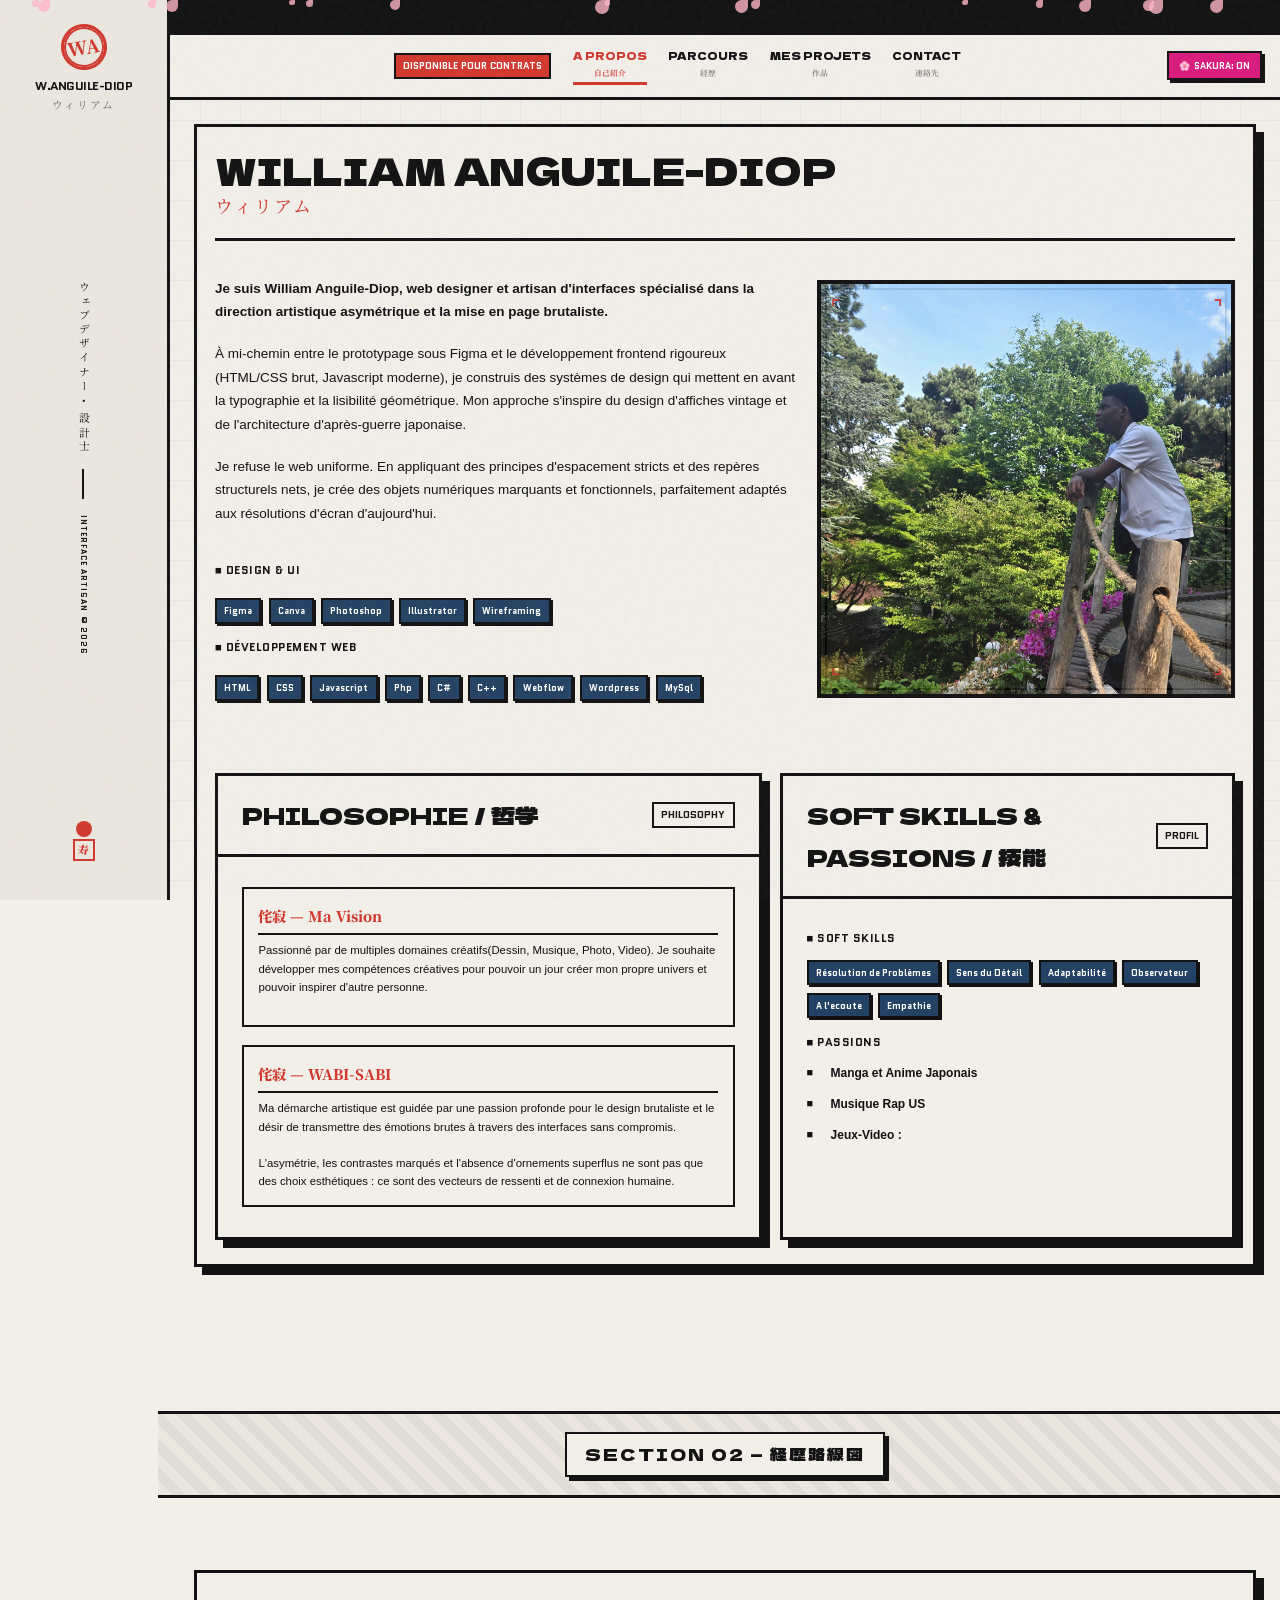
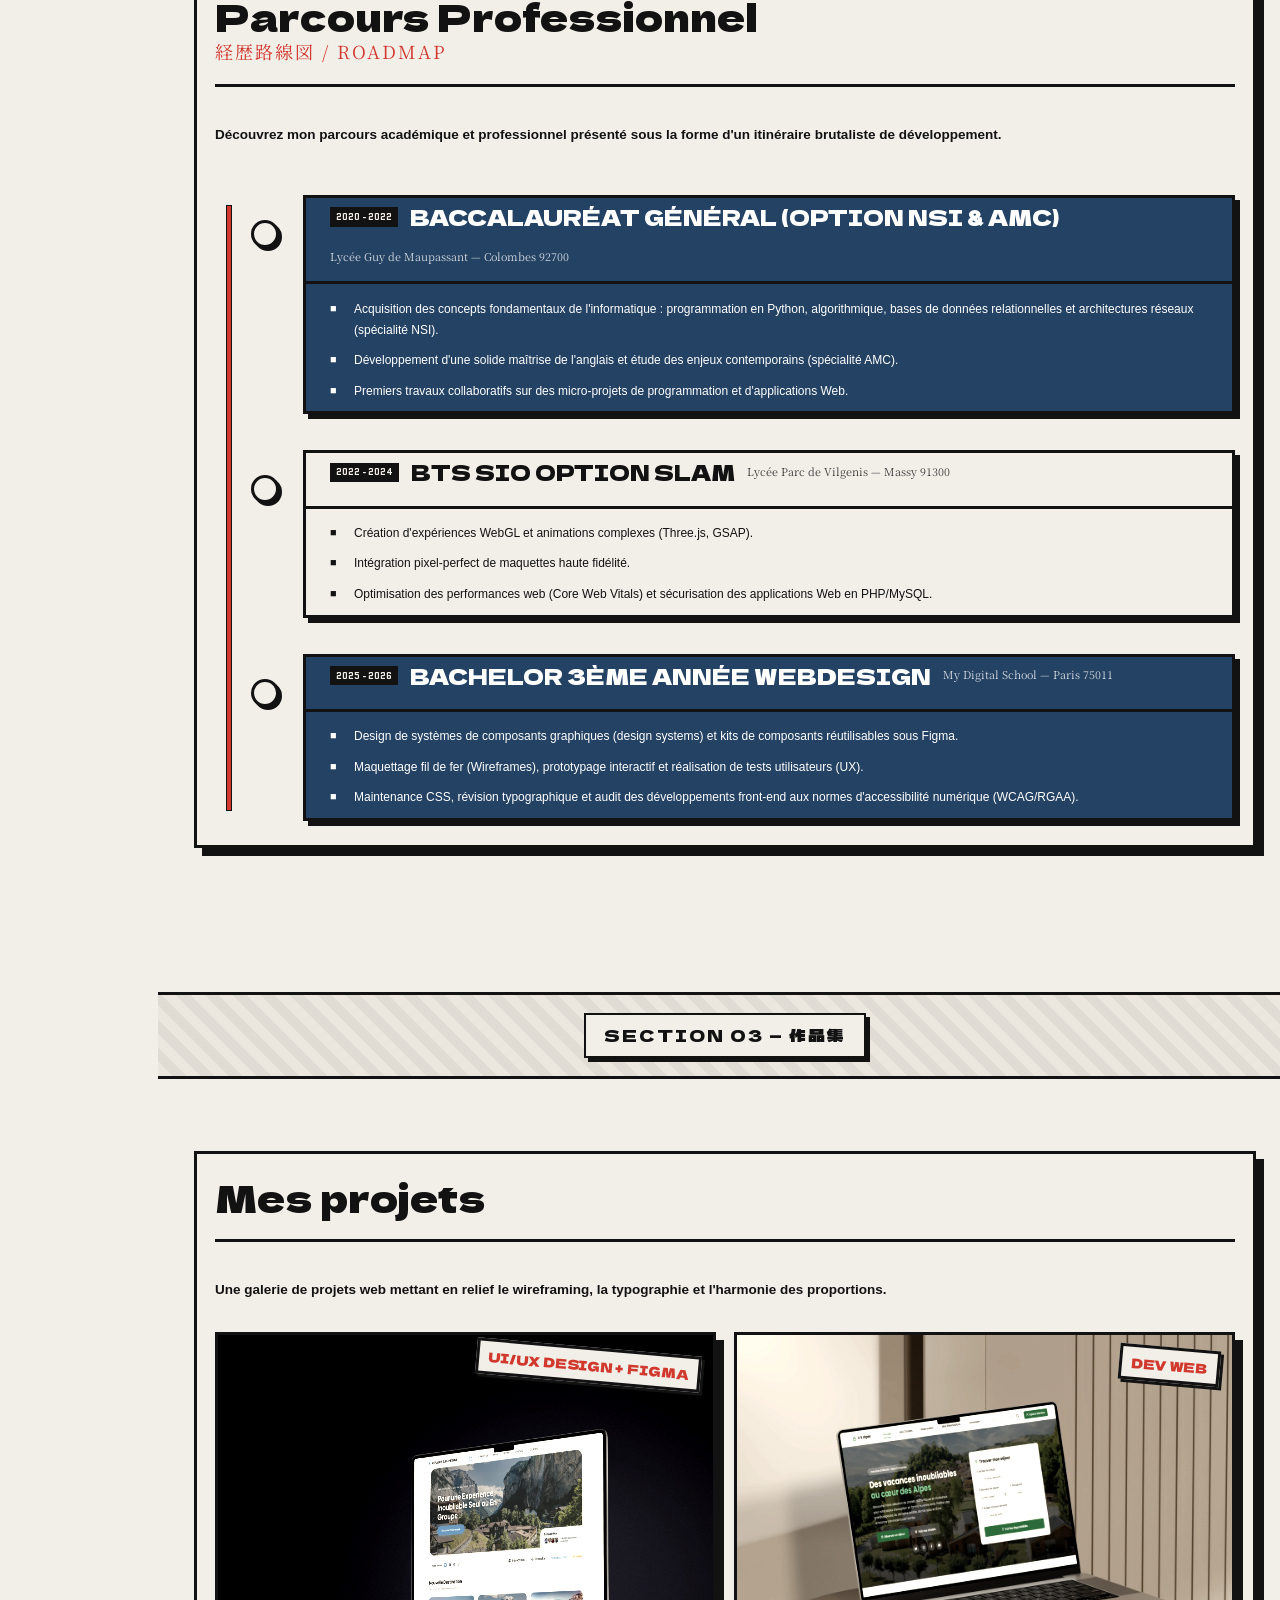
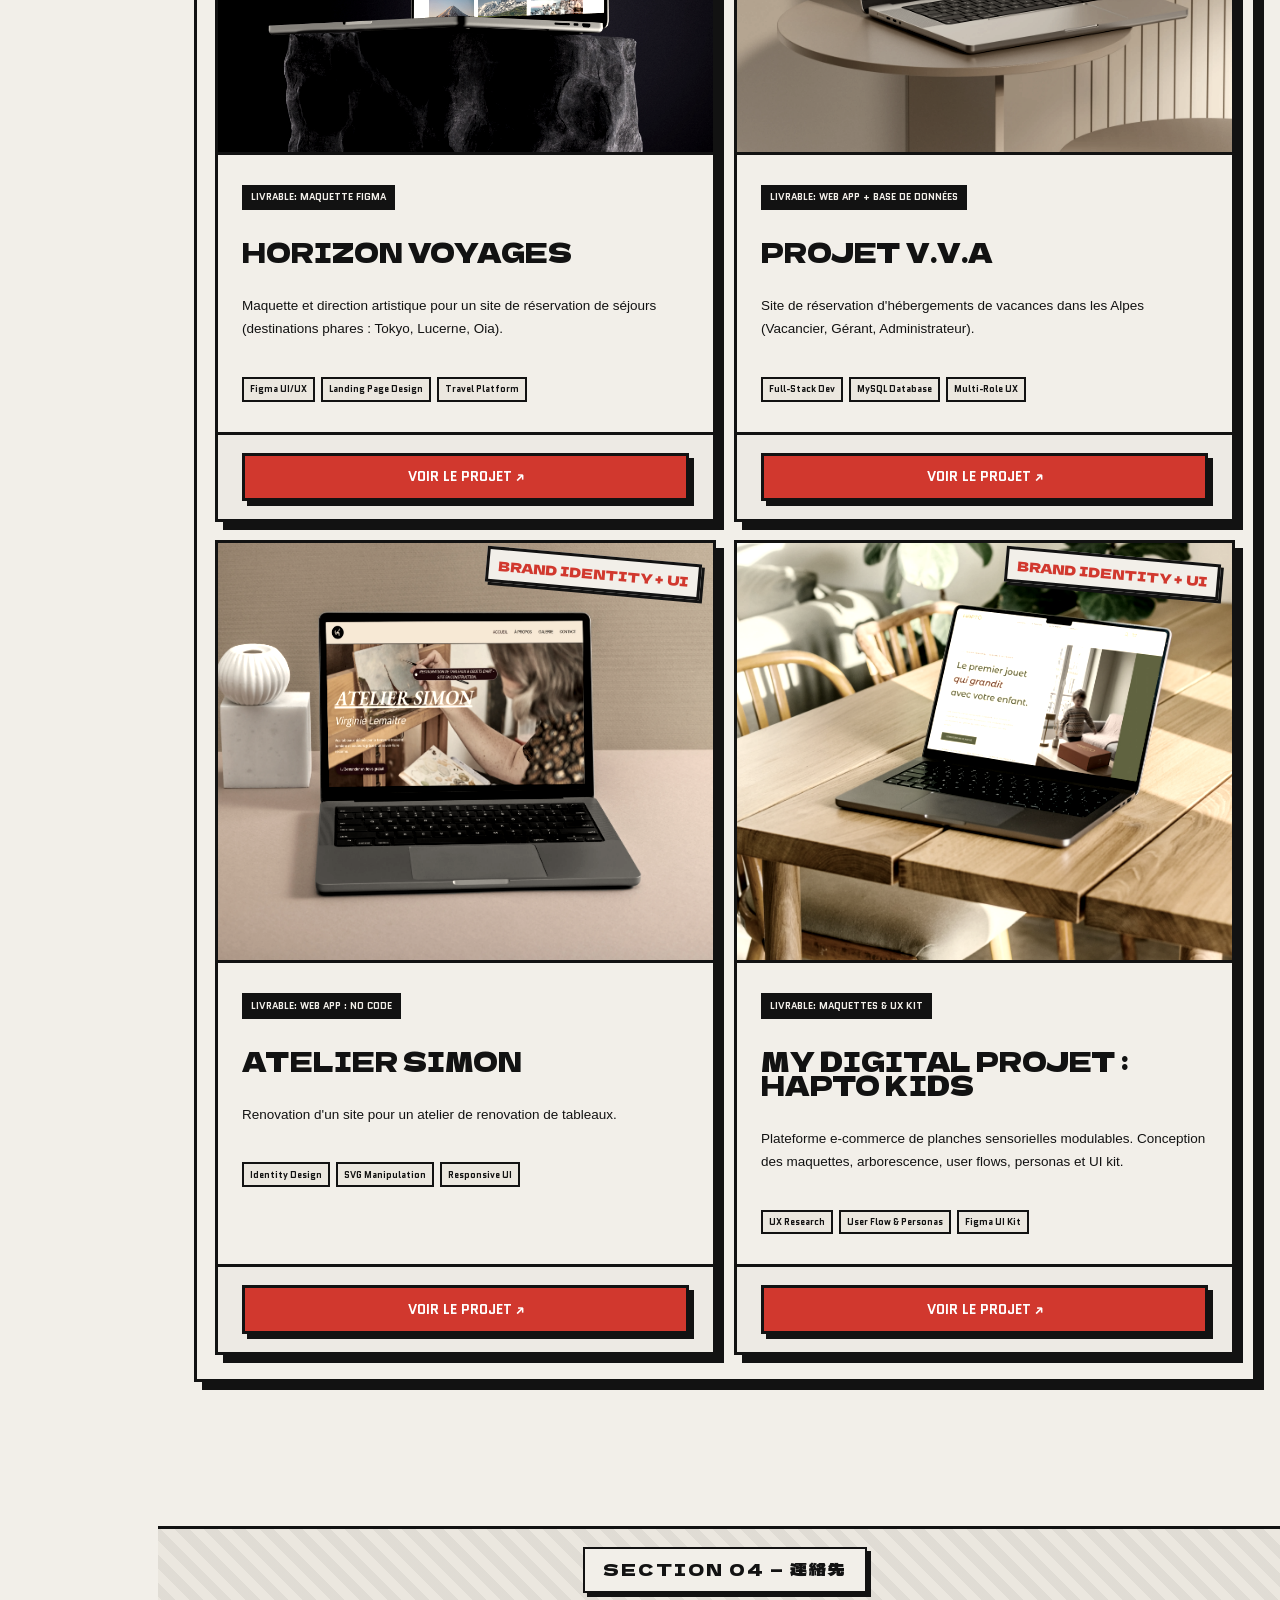
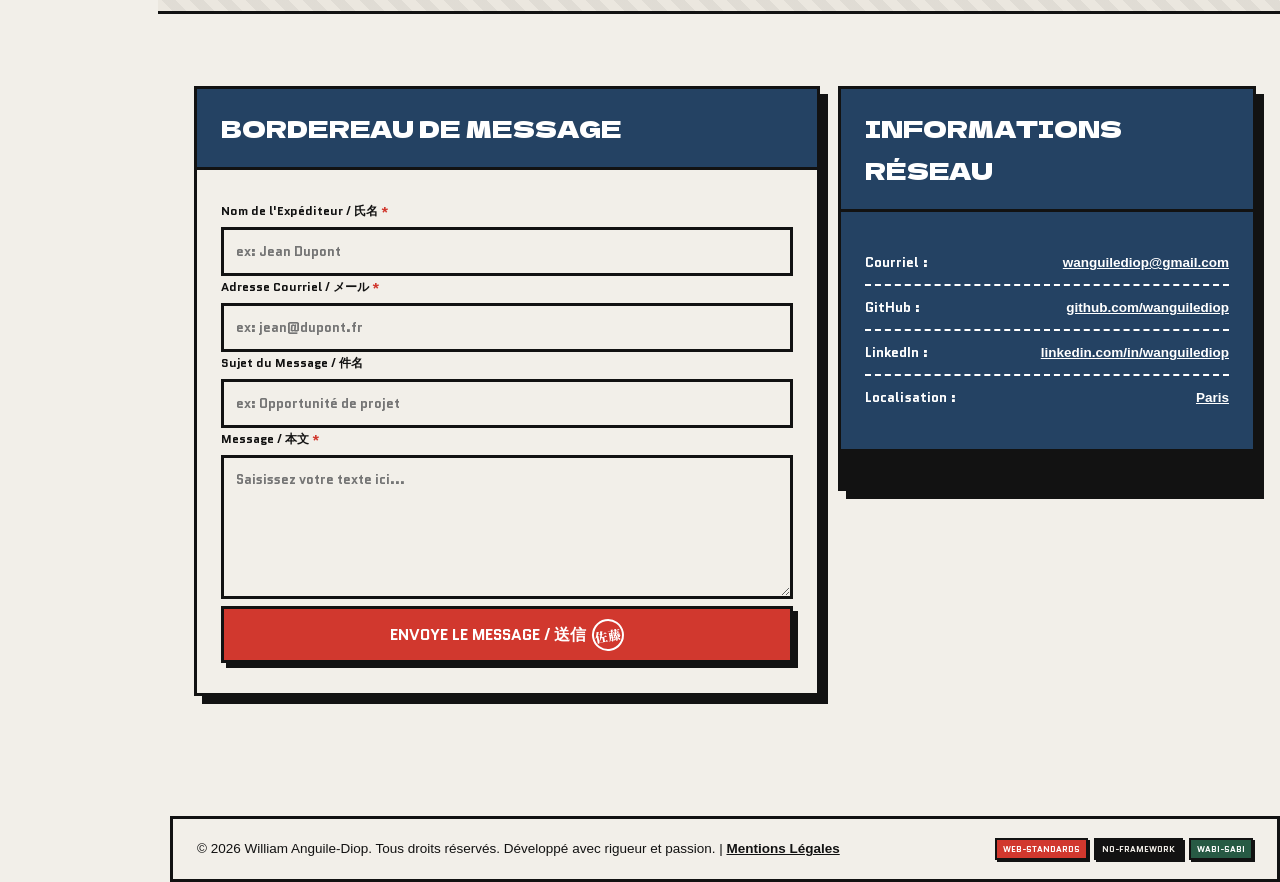
<file: index.html>
<!DOCTYPE html>
<html lang="fr">
<head>
    <meta charset="UTF-8">
    <meta name="viewport" content="width=device-width, initial-scale=1.0">
    <title>William Anguile-Diop — Web Designer & Creative Developer</title>
    <meta name="description" content="Portfolio de William Anguile-Diop, Web Designer & Concepteur d'Interfaces.">
    <!-- Google Fonts -->
    <link rel="preconnect" href="https://fonts.googleapis.com">
    <link rel="preconnect" href="https://fonts.gstatic.com" crossorigin>
    <link href="https://fonts.googleapis.com/css2?family=Dela+Gothic+One&family=Noto+Serif+JP:wght@600;900&family=Orbitron:wght@700;900&family=Quantico:wght@700&family=Space+Grotesk:wght@500;700&display=swap" rel="stylesheet">
    <link rel="stylesheet" href="style.css?v=20">
</head>
<body>
    <!-- Écran de Chargement Brutaliste -->
    <div id="brutalist-loader">
        <div class="loader-content">
            <div class="logo-area loader-logo">
                <div class="hanko-stamp">WA</div>
                <div lang="ja" class="logo-subtitle">ウィリアム</div>
            </div>

            
        </div>
    </div>
    <!-- Overlay Grain de Papier Rétro -->
    <div class="paper-overlay"></div>

    <!-- Conteneur de Particules Sakura (Fleurs de Cerisier) -->
    <div id="sakura-container"></div>

    <!-- Conteneur Principal -->
    <div class="app-container">
        
        <!-- Barre Latérale Gauche - Style Affiche Japonaise -->
        <aside class="sidebar-left">
            <div class="logo-area">
                <div class="hanko-stamp">WA</div>
                <div class="logo-title">W.ANGUILE-DIOP</div>
                <div lang="ja" class="logo-subtitle">ウィリアム</div>
            </div>
            
            <div class="vertical-text-container">
                <span lang="ja" class="vertical-text-item">ウェブデザイナー • 設計士</span>
                <span class="vertical-text-divider"></span>
                <span class="vertical-text-item latin">INTERFACE ARTISAN ©2026</span>
            </div>

             <div class="oriental-accent-stamp">
                <div class="accent-circle"></div>
                <div class="accent-line"></div>
                <div lang="ja" class="accent-kanji">寿</div>
            </div>
        </aside>

        <!-- Zone Principale de Contenu -->
        <main class="main-content">
            
            <!-- En-tête Supérieur (Fixe) -->
            <header class="main-header">
                <div class="header-banner">
                    <span class="banner-ticker">
                        PROJETS DISPONIBLES • UI/UX CONCEPTION • DISPONIBLE POUR CONTRATS • CREATIVE DESIGN • GRID SYSTEMS • JAPANESE INSPIRATION • 
                        PROJETS DISPONIBLES • UI/UX CONCEPTION • DISPONIBLE POUR CONTRATS • CREATIVE DESIGN • GRID SYSTEMS • JAPANESE INSPIRATION • 
                    </span>
                </div>
                
              

                <div class="header-main-title">
                    <div class="title-left">
                        <div class="mobile-logo-area">
                            <div class="mobile-logo-stamp">WA</div>
                            <span class="mobile-logo-title">W.ANGUILE-DIOP</span>
                        </div>
                    </div>
                    <nav class="classic-nav">
                        <span class="subtitle-badge">DISPONIBLE POUR CONTRATS</span>
                        <a href="#tab-intro" class="nav-link active">
                            <span class="nav-text">A PROPOS</span>
                            <span lang="ja" class="nav-ja">自己紹介</span>
                        </a>
                        <a href="#tab-experience" class="nav-link">
                            <span class="nav-text">PARCOURS</span>
                            <span lang="ja" class="nav-ja">経歴</span>
                        </a>
                        <a href="#tab-projects" class="nav-link">
                            <span class="nav-text">MES PROJETS</span>
                            <span lang="ja" class="nav-ja">作品</span>
                        </a>
                        <a href="#tab-contact" class="nav-link">
                            <span class="nav-text">CONTACT</span>
                            <span lang="ja" class="nav-ja">連絡先</span>
                        </a>
                    </nav>
                    <div class="title-right">
                        <div class="utility-controls">
                            <!-- Contrôle Sakura -->
                            <button id="toggle-sakura" class="util-btn active" title="Activer/Désactiver Sakura" aria-pressed="true">
                                <span class="btn-icon">🌸</span>
                                <span class="btn-text">SAKURA: ON</span>
                            </button>
                            <!-- Bouton Menu Burger Mobile -->
                            <button id="mobile-burger-btn" class="burger-btn" aria-label="Ouvrir le menu" aria-expanded="false">
                                <span class="burger-line"></span>
                                <span class="burger-line"></span>
                                <span class="burger-line"></span>
                            </button>
                        </div>
                    </div>
                </div>
            </header>

            <!-- Sections de Contenu Défilantes -->
            <div class="content-body">
                
                <!-- SECTION 01: INTRO (BIO & PORTRAIT) -->
                <section id="tab-intro" class="scroll-section">
                    <div class="hero-card brutal-card-white card">
                        <div class="hero-header">
                            <h1 class="hero-title">
                                WILLIAM ANGUILE-DIOP
                                <span lang="ja" class="hero-title-ja">ウィリアム</span>
                            </h1>
                            
                        </div>
                        
                        <div class="hero-grid">
                            <div class="hero-text-content">
                                <p class="lead-text">
                                    Je suis William Anguile-Diop, web designer et artisan d'interfaces spécialisé dans la direction artistique asymétrique et la mise en page brutaliste.
                                </p>
                                <p>
                                    À mi-chemin entre le prototypage sous Figma et le développement frontend rigoureux (HTML/CSS brut, Javascript moderne), je construis des systèmes de design qui mettent en avant la typographie et la lisibilité géométrique. Mon approche s'inspire du design d'affiches vintage et de l'architecture d'après-guerre japonaise.
                                </p>
                                <p>
                                    Je refuse le web uniforme. En appliquant des principes d'espacement stricts et des repères structurels nets, je crée des objets numériques marquants et fonctionnels, parfaitement adaptés aux résolutions d'écran d'aujourd'hui.
                                </p>
                                
                                <div class="skills-block">
                                    <div class="skill-category">
                                        <span class="skill-header">■ DESIGN & UI</span>
                                        <div class="badge-row">
                                            <span class="retro-badge text-white bg-blue">Figma</span>
                                            <span class="retro-badge text-white bg-blue">Canva</span>
                                            <span class="retro-badge text-white bg-blue">Photoshop</span>
                                             <span class="retro-badge text-white bg-blue">Illustrator</span>
                                            <span class="retro-badge text-white bg-blue">Wireframing</span>
                                        </div>
                                    </div>
                                    <div class="skill-category mt-3">
                                        <span class="skill-header">■ DÉVELOPPEMENT WEB</span>
                                        <div class="badge-row">
                                            <span class="retro-badge text-white bg-blue">HTML</span>
                                            <span class="retro-badge text-white bg-blue">CSS</span>
                                            <span class="retro-badge text-white bg-blue">Javascript</span>
                                             <span class="retro-badge text-white bg-blue">Php</span>
                                              <span class="retro-badge text-white bg-blue">C#</span>
                                               <span class="retro-badge text-white bg-blue">C++</span>
                                                <span class="retro-badge text-white bg-blue">Webflow</span>
                                                 <span class="retro-badge text-white bg-blue">Wordpress</span>
                                            <span class="retro-badge text-white bg-blue">MySql</span>
                                        </div>
                                    </div>
                                </div>
                            </div>
                            
                            <div class="hero-portrait-container">
                                <div class="portrait-frame">
                                    <img src="profil will.webp" alt="William Anguile-Diop Portrait" class="portrait-img">
                                    <div class="portrait-markers">
                                        <span class="marker top-left">⌜</span>
                                        <span class="marker top-right">⌝</span>
                                        <span class="marker bottom-left">⌞</span>
                                        <span class="marker bottom-right">⌟</span>
                                    </div>
                                    
                                </div>
                            </div>
                    </div>

                    <!-- Nouvelle Grille Philosophie, Soft Skills & Passions -->
                    <div class="intro-details-grid">
                        
                        <!-- Bloc Philosophie -->
                        <div class="card brutal-card-white principles-card">
                            <div class="card-header">
                                <h2>Philosophie / <span lang="ja">哲学</span></h2>
                                <span class="card-tag">PHILOSOPHY</span>
                            </div>
                            <div class="card-body">
                                <div class="grid-layout principles-container" style="grid-template-columns: 1fr; gap: 1.5rem;">
                                
                                    <div class="principle-details-box">
                                        <h3 id="principle-title-ja"><span lang="ja">侘寂</span> — Ma Vision</h3>
                                        <p id="principle-description">Passionné par de multiples domaines créatifs(Dessin, Musique, Photo, Video). Je souhaite développer mes compétences créatives 
                                            pour pouvoir un jour créer mon propre univers et pouvoir inspirer d'autre personne.</p>
                                    </div>
                                </div>

                                <div class="grid-layout principles-container" style="grid-template-columns: 1fr; gap: 1.5rem;">
                                
                                    <div class="principle-details-box">
                                        <h3 id="principle-title-ja"><span lang="ja">侘寂</span> — WABI-SABI</h3>
                                        <p id="principle-description">Ma démarche artistique est guidée par une passion profonde pour 
                                            le design brutaliste et le désir de transmettre des émotions brutes à travers 
                                            des interfaces sans compromis.<br>

                                            <br>L'asymétrie, les contrastes marqués et l'absence d'ornements superflus 
                                            ne sont pas que des choix esthétiques : ce sont des vecteurs de ressenti et de connexion humaine.</p>
                                    </div>
                                </div>
                            </div>
                        </div>

                        <!-- Bloc Soft Skills & Passions -->
                        <div class="card brutal-card-white soft-passions-card">
                            <div class="card-header bg-cream text-black">
                                <h2>Soft Skills & Passions / <span lang="ja">技能</span></h2>
                                <span class="card-tag tag-white">PROFIL</span>
                            </div>
                            <div class="card-body">
                                <div class="skills-block" style="margin-top: 0;">
                                    <div class="skill-category">
                                        <span class="skill-header">■ SOFT SKILLS</span>
                                        <div class="badge-row" style="margin-top: 0.5rem;">
                                            <span class="retro-badge text-white bg-blue">Résolution de Problèmes</span>
                                            <span class="retro-badge text-white bg-blue">Sens du Détail</span>
                                            <span class="retro-badge text-white bg-blue">Adaptabilité</span>
                                            <span class="retro-badge text-white bg-blue">Observateur</span>
                                            <span class="retro-badge text-white bg-blue">A l'ecoute</span>
                                             <span class="retro-badge text-white bg-blue">Empathie</span>
                                        </div>
                                    </div>
                                    <div class="skill-category mt-3">
                                        <span class="skill-header">■ PASSIONS</span>
                                        <ul class="brutalist-list" style="margin-top: 0.5rem;">
                                            <li><strong>Manga et Anime Japonais</strong> </li>
                                            
                                            <li><strong>Musique Rap US</strong></li>
                                        
                                            <li><strong>Jeux-Video :</strong></li>
                                        </ul>
                                    </div>
                                </div>
                            </div>
                        </div>

                    </div>
                </section>

                <div class="section-divider">
                    <span class="divider-text">SECTION 02 — <span lang="ja">経歴路線図</span></span>
                </div>

                <!-- SECTION 02: PARCOURS -->
                <section id="tab-experience" class="scroll-section">
                    <div class="hero-card brutal-card-white card">
                        
                        <div class="hero-header">
                            <h2 class="hero-title">
                                Parcours Professionnel
                                <span class="hero-title-ja"><span lang="ja">経歴路線図</span> / ROADMAP</span>
                            </h2>
                        </div>
                        
                        <div class="hero-text-content" style="gap: 2.5rem; display: flex; flex-direction: column;">
                            <p class="lead-text">
                                Découvrez mon parcours académique et professionnel présenté sous la forme d'un itinéraire brutaliste de développement.
                            </p>

                            <!-- Nouvelle ligne de parcours verticale -->
                            <div class="vertical-timeline">
                                <div class="timeline-line"></div>
                                
                                <!-- Étape 1 -->
                                <div class="timeline-item">
                                    <div class="timeline-node-container">
                                        <div class="timeline-node"></div>
                                    </div>
                                    <div class="card brutal-card-blue timeline-card">
                                        <div class="exp-card-header">
                                            <div class="exp-meta">
                                                <span class="exp-date-badge">2020 - 2022</span>
                                                <h3 class="exp-title-h3">Baccalauréat Général (Option NSI & AMC)</h3>
                                                <span class="exp-company-ja">Lycée Guy de Maupassant — Colombes 92700</span>
                                            </div>
                                        
                                        </div>
                                        <div class="exp-card-body">
                                            <ul class="brutalist-list">
                                                <li>Acquisition des concepts fondamentaux de l'informatique : programmation en Python, algorithmique, bases de données relationnelles et architectures réseaux (spécialité NSI).</li>
                                                <li>Développement d'une solide maîtrise de l'anglais et étude des enjeux contemporains (spécialité AMC).</li>
                                                <li>Premiers travaux collaboratifs sur des micro-projets de programmation et d'applications Web.</li>
                                            </ul>
                                        </div>
                                    </div>
                                </div>

                                <!-- Étape 2 -->
                                <div class="timeline-item">
                                    <div class="timeline-node-container">
                                        <div class="timeline-node"></div>
                                    </div>
                                    <div class="card brutal-card-white timeline-card">
                                        <div class="exp-card-header">
                                            <div class="exp-meta">
                                                <span class="exp-date-badge">2022 - 2024</span>
                                                <h3 class="exp-title-h3">BTS SIO option SLAM</h3>
                                                <span class="exp-company-ja">Lycée Parc de Vilgenis — Massy 91300</span>
                                            </div>
                                            
                                        </div>
                                        <div class="exp-card-body">
                                            <ul class="brutalist-list">
                                                <li>Création d'expériences WebGL et animations complexes (Three.js, GSAP).</li>
                                                <li>Intégration pixel-perfect de maquettes haute fidélité.</li>
                                                <li>Optimisation des performances web (Core Web Vitals) et sécurisation des applications Web en PHP/MySQL.</li>
                                            </ul>
                                        </div>
                                    </div>
                                </div>

                                <!-- Étape 3 -->
                                <div class="timeline-item">
                                    <div class="timeline-node-container">
                                        <div class="timeline-node"></div>
                                    </div>
                                    <div class="card brutal-card-blue timeline-card">
                                        <div class="exp-card-header">
                                            <div class="exp-meta">
                                                <span class="exp-date-badge">2025 - 2026</span>
                                                <h3 class="exp-title-h3">Bachelor 3ème année Webdesign</h3>
                                                <span class="exp-company-ja">My Digital School — Paris 75011</span>
                                            </div>
                                           
                                        </div>
                                        <div class="exp-card-body">
                                            <ul class="brutalist-list">
                                                <li>Design de systèmes de composants graphiques (design systems) et kits de composants réutilisables sous Figma.</li>
                                                <li>Maquettage fil de fer (Wireframes), prototypage interactif et réalisation de tests utilisateurs (UX).</li>
                                                <li>Maintenance CSS, révision typographique et audit des développements front-end aux normes d'accessibilité numérique (WCAG/RGAA).</li>
                                            </ul>
                                        </div>
                                    </div>
                                </div>
                            </div>
                        </div>
                    </div>
                </section>

                <div class="section-divider">
                    <span class="divider-text">SECTION 03 — <span lang="ja">作品集</span></span>
                </div>

                <!-- SECTION 03: PROJETS -->
                <section id="tab-projects" class="scroll-section">
                    <div class="hero-card brutal-card-white card">
                        
                        <div class="hero-header">
                            <h2 class="hero-title">
                                Mes projets
                                
                            </h2>
                        </div>
                        
                        <div class="hero-text-content" style="gap: 2.5rem; display: flex; flex-direction: column;">
                            <p class="lead-text">
                                Une galerie de projets web mettant en relief le wireframing, la typographie et l'harmonie des proportions.
                            </p>
                            
                            <div class="grid-layout projects-grid" style="max-width: 100%;">
                                
                                <!-- Projet 1 -->
                                <div class="card project-card brutal-card-white">
                                    <div class="project-img-wrapper">
                                        <img src="Horizon Vol Main Mockup.webp" alt="Aperçu du site Horizon Voyages" class="project-img">
                                        <div class="project-status-sticker">UI/UX DESIGN + FIGMA</div>
                                    </div>
                                    <div class="card-body">
                                        <div class="project-price-tag">LIVRABLE: MAQUETTE FIGMA</div>
                                        <h3 class="project-title">Horizon Voyages </h3>
                                        <p class="project-desc">Maquette et direction artistique pour un site de réservation de séjours (destinations phares : Tokyo, Lucerne, Oia).</p>
                                        <div class="project-tags">
                                            <span class="tag-item">Figma UI/UX</span>
                                            <span class="tag-item">Landing Page Design</span>
                                            <span class="tag-item">Travel Platform</span>
                                        </div>
                                    </div>
                                    <div class="card-footer-project">
                                        <a href="project-Horizon1.html" class="retro-btn btn-full btn-red btn-project-link">
                                            VOIR LE PROJET ↗
                                        </a>
                                    </div>
                                </div>

                                <!-- Projet 2 -->
                                <div class="card project-card brutal-card-white">
                                    <div class="project-img-wrapper">
                                        <img src="Mockup Page acceuilVVA.webp" alt="Aperçu de la plateforme de gestion V.V.A" class="project-img">
                                        <div class="project-status-sticker">DEV WEB</div>
                                    </div>
                                    <div class="card-body">
                                        <div class="project-price-tag">LIVRABLE: WEB APP + BASE DE DONNÉES</div>
                                        <h3 class="project-title">Projet V.V.A </h3>
                                        <p class="project-desc">Site de réservation d'hébergements de vacances dans les Alpes (Vacancier, Gérant, Administrateur).</p>
                                        <div class="project-tags">
                                            <span class="tag-item">Full-Stack Dev</span>
                                            <span class="tag-item">MySQL Database</span>
                                            <span class="tag-item">Multi-Role UX</span>
                                        </div>
                                    </div>
                                    <div class="card-footer-project">
                                        <a href="project-vva.html" class="retro-btn btn-full btn-red btn-project-link">
                                            VOIR LE PROJET ↗
                                        </a>
                                    </div>
                                </div>

                                <!-- Projet 3 -->
                                <div class="card project-card brutal-card-white">
                                    <div class="project-img-wrapper">
                                        <img src="Atelier Mockup Main.webp" alt="Aperçu du site Atelier Simon" class="project-img">
                                        <div class="project-status-sticker">BRAND IDENTITY + UI</div>
                                    </div>
                                    <div class="card-body">
                                        <div class="project-price-tag">LIVRABLE: WEB APP : NO CODE</div>
                                        <h3 class="project-title">Atelier Simon</h3>
                                        <p class="project-desc">Renovation d'un site pour un atelier de renovation de tableaux.</p>
                                        <div class="project-tags">
                                            <span class="tag-item">Identity Design</span>
                                            <span class="tag-item">SVG Manipulation</span>
                                            <span class="tag-item">Responsive UI</span>
                                        </div>
                                    </div>
                                    <div class="card-footer-project">
                                        <a href="project-Atelier.html" class="retro-btn btn-full btn-red btn-project-link">
                                            VOIR LE PROJET ↗
                                        </a>
                                    </div>
                                </div>

                                <!-- Projet 4 -->
                                <div class="card project-card brutal-card-white">
                                    <div class="project-img-wrapper">
                                        <img src="Hapto Mockup pc.webp" alt="Aperçu du site Haptokids" class="project-img">
                                        <div class="project-status-sticker">BRAND IDENTITY + UI</div>
                                    </div>
                                    <div class="card-body">
                                        <div class="project-price-tag">LIVRABLE: MAQUETTES & UX KIT</div>
                                        <h3 class="project-title">My Digital Projet : Hapto Kids </h3>
                                        <p class="project-desc">Plateforme e-commerce de planches sensorielles modulables. Conception des maquettes, arborescence, user flows, personas et UI kit.</p>
                                        <div class="project-tags">
                                            <span class="tag-item">UX Research</span>
                                            <span class="tag-item">User Flow & Personas</span>
                                            <span class="tag-item">Figma UI Kit</span>
                                        </div>
                                    </div>
                                    <div class="card-footer-project">
                                        <a href="project-Hapto1.html" class="retro-btn btn-full btn-red btn-project-link">
                                            VOIR LE PROJET ↗
                                        </a>
                                    </div>
                                </div>


                            </div>
                        </div>
                        
                    </div>
                </section>

                <div class="section-divider">
                    <span class="divider-text">SECTION 04 — <span lang="ja">連絡先</span></span>
                </div>

                <!-- SECTION 04: CONTACT -->
                <section id="tab-contact" class="scroll-section">
                    <div class="grid-layout contact-grid">
                        
                        <!-- Formulaire Style Bordereau Postal -->
                        <div class="card brutal-card-white contact-form-card">
                            <div class="card-header bg-blue text-white">
                                <h2>Bordereau de Message </h2>
                                
                            </div>
                            <div class="card-body">
                                <form id="brutalist-contact-form" onsubmit="return false;">
                                    <div class="form-row">
                                        <div class="form-group">
                                            <label for="form-name">Nom de l'Expéditeur / <span lang="ja">氏名</span> <span class="required">*</span></label>
                                            <input type="text" id="form-name" required placeholder="ex: Jean Dupont" class="brutalist-input">
                                        </div>
                                    </div>
                                    <div class="form-row">
                                        <div class="form-group">
                                            <label for="form-email">Adresse Courriel / <span lang="ja">メール</span> <span class="required">*</span></label>
                                            <input type="email" id="form-email" required placeholder="ex: jean@dupont.fr" class="brutalist-input">
                                        </div>
                                    </div>
                                    <div class="form-row">
                                        <div class="form-group">
                                            <label for="form-subject">Sujet du Message / <span lang="ja">件名</span></label>
                                            <input type="text" id="form-subject" placeholder="ex: Opportunité de projet" class="brutalist-input">
                                        </div>
                                    </div>
                                    <div class="form-row">
                                        <div class="form-group">
                                            <label for="form-message">Message / <span lang="ja">本文</span> <span class="required">*</span></label>
                                            <textarea id="form-message" required rows="6" placeholder="Saisissez votre texte ici..." class="brutalist-input"></textarea>
                                        </div>
                                    </div>
                                    <div class="form-submit-row">
                                        <button type="submit" class="retro-btn btn-full btn-red btn-submit-form">
                                            <span class="btn-text">ENVOYE LE MESSAGE / <span lang="ja">送信</span></span>
                                            <span lang="ja" class="hanko-btn-seal">佐藤</span>
                                        </button>
                                    </div>
                                </form>
                            </div>
                        </div>

                        <!-- Fiche officielle de transmission qui apparaît après envoi -->
                        <div class="contact-info-panel">
                            <!-- Ticket d'information standard -->
                            <div class="card brutal-card-blue info-post-card">
                                <div class="card-header">
                                    <h3>Informations Réseau </h3>
                                </div>
                                <div class="card-body">
                                    <ul class="network-list">
                                        <li>
                                            <span class="net-lbl">Courriel :</span>
                                            <a href="mailto:wanguilediop@gmail.com" class="net-val">wanguilediop@gmail.com</a>
                                        </li>
                                        <li>
                                            <span class="net-lbl">GitHub :</span>
                                            <a href="https://github.com/wanguilediop" target="_blank" class="net-val">github.com/wanguilediop</a>
                                        </li>
                                        <li>
                                            <span class="net-lbl">LinkedIn :</span>
                                            <a href="https://www.linkedin.com/in/williamanguilediop/" target="_blank" class="net-val">linkedin.com/in/wanguilediop</a>
                                        </li>
                                        <li>
                                            <span class="net-lbl">Localisation :</span>
                                            <span class="net-val"> Paris </span>
                                        </li>
                                    </ul>
                                </div>
                                <div class="card-footer bg-black text-white text-center font-bold barcode-footer">
                                   
                            </div>

                            <!-- Fiche Officielle Minimaliste (masquée par défaut, révélée après envoi) -->
                            <div id="contact-receipt" class="retro-receipt official-sheet hidden">
                                <div class="receipt-cut"></div>
                                <div class="receipt-body">
                                    <div class="receipt-header">
                                        <h4><span lang="ja">送信票</span> — FICHE DE TRANSMISSION</h4>
                                        <p class="receipt-sub">COMMUNICATION DOCUMENT</p>
                                    </div>
                                    <hr class="receipt-dash">
                                    <div class="receipt-info">
                                        <div class="receipt-row">
                                            <span>DATE D'ENVOI :</span>
                                            <span id="receipt-date">2026-06-25</span>
                                        </div>
                                        <div class="receipt-row">
                                            <span>ÉMETTEUR :</span>
                                            <span id="receipt-sender">-</span>
                                        </div>
                                        <div class="receipt-row">
                                            <span>STATUT :</span>
                                            <span class="receipt-success">Message Transmis</span>
                                        </div>
                                    </div>
                                    <hr class="receipt-dash">
                                    <div class="receipt-msg-box">
                                        <p class="receipt-msg-title">CONTENU DU MESSAGE :</p>
                                        <p id="receipt-msg-body" class="receipt-msg-content">...</p>
                                    </div>
                                    <hr class="receipt-dash">
                                    <div class="receipt-footer">
                                        <p>Ce document confirme la bonne réception de vos données.</p>
                                        <div lang="ja" class="receipt-stamp">受領</div>
                                        <div class="receipt-barcode"></div>
                                        <p class="receipt-serial">DOC-REF: JP-BTL-2026-04E0</p>
                                    </div>
                                </div>
                            </div>
                        </div>

                    </div>
                </section>

            </div>

            <!-- Pied de page -->
            <footer class="main-footer brutal-card-white">
                <div class="footer-left">
                    <p>© 2026 William Anguile-Diop. Tous droits réservés. Développé avec rigueur et passion. | <a href="mentions.html" style="color: var(--text-dark); font-weight: bold;">Mentions Légales</a></p>
                </div>
                <div class="footer-right">
                    <div class="footer-stickers">
                        <span class="sticker-tag sticker-red">WEB-STANDARDS</span>
                        <span class="sticker-tag sticker-black">NO-FRAMEWORK</span>
                        <span class="sticker-tag sticker-green">WABI-SABI</span>
                    </div>
                </div>
            </footer>

        </main>
        


    </div>

    <!-- Script principal -->
    <script src="app.js"></script>
</body>
</html>
</file>
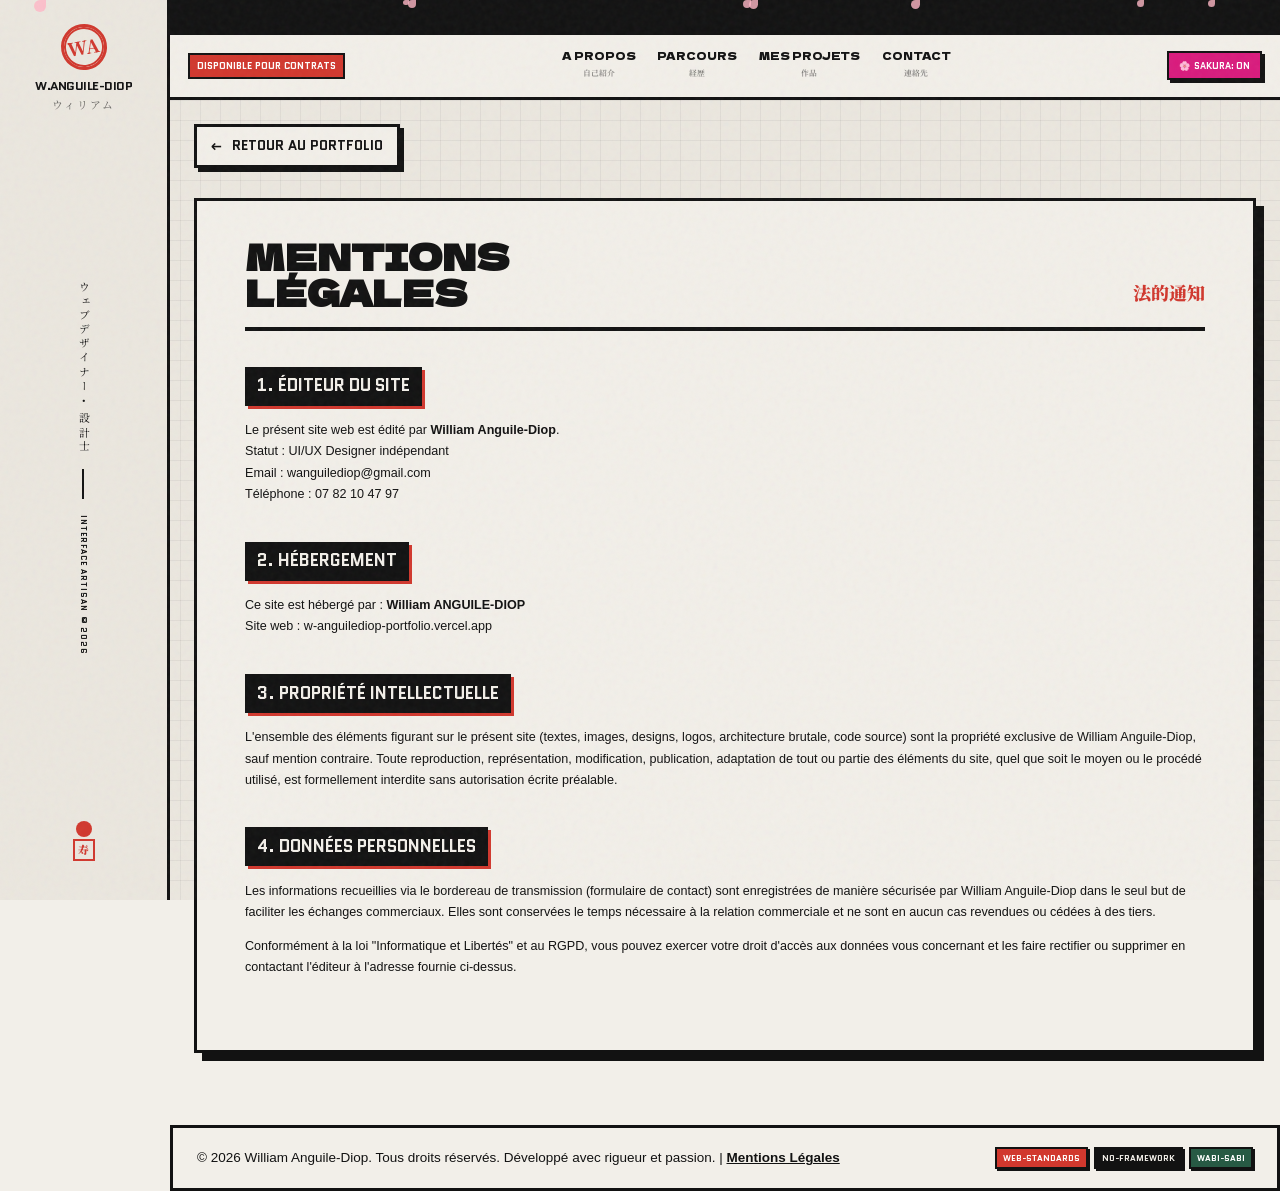
<file: mentions.html>
<!DOCTYPE html>
<html lang="fr">
<head>
    <meta charset="UTF-8">
    <meta name="viewport" content="width=device-width, initial-scale=1.0">
    <title>Mentions Légales — William Anguile-Diop</title>
    <link href="https://fonts.googleapis.com/css2?family=Dela+Gothic+One&family=Noto+Serif+JP:wght@600;900&family=Orbitron:wght@700;900&family=Quantico:wght@700&family=Space+Grotesk:wght@500;700&display=swap" rel="stylesheet">
    <link rel="stylesheet" href="style.css?v=19">
    <style>
        .mentions-container {
            max-width: 1200px;
            margin: 0 auto;
            padding: 3rem 4rem;
            background-color: var(--bg-cream);
            border: var(--border-width) solid var(--text-dark);
            box-shadow: var(--shadow-flat-large);
            position: relative;
        }
        .mentions-header {
            margin-bottom: 3rem;
            border-bottom: 4px solid var(--text-dark);
            padding-bottom: 1.5rem;
            display: flex;
            justify-content: space-between;
            align-items: flex-end;
        }
        .mentions-title {
            font-family: var(--font-title-massive);
            font-size: 3rem;
            line-height: 1;
            text-transform: uppercase;
        }
        .mentions-ja {
            font-family: var(--font-japanese);
            font-size: 1.5rem;
            color: var(--accent-red);
            font-weight: 900;
        }
        .mentions-section {
            margin-bottom: 3rem;
        }
        .mentions-section h2 {
            font-family: var(--font-heading);
            font-size: 1.4rem;
            margin-bottom: 1.2rem;
            background-color: var(--text-dark);
            color: var(--bg-cream);
            padding: 0.4rem 1rem;
            display: inline-block;
            text-transform: uppercase;
            box-shadow: 3px 3px 0px 0px var(--accent-red);
        }
        .mentions-section p {
            line-height: 1.7;
            margin-bottom: 1rem;
            font-size: 1.05rem;
        }
        .back-nav {
            max-width: 1200px;
            margin: 0 auto 2rem auto;
        }
        .back-link {
            font-family: var(--font-heading);
            font-weight: 900;
            color: var(--text-dark);
            text-decoration: none;
            display: inline-flex;
            align-items: center;
            gap: 0.8rem;
            border: 3px solid var(--text-dark);
            padding: 0.6rem 1.2rem;
            transition: all 0.2s ease;
            box-shadow: 4px 4px 0px 0px var(--text-dark);
            background-color: var(--bg-cream);
            text-transform: uppercase;
        }
        .back-link:hover {
            transform: translate(-3px, -3px);
            box-shadow: 7px 7px 0px 0px var(--accent-red);
            border-color: var(--accent-red);
            color: var(--accent-red);
        }
        
        .mentions-bg {
            position: fixed;
            top: 0; left: 0; width: 100%; height: 100%;
            background-color: var(--bg-paper-dark);
            z-index: -1;
            background-image: 
                linear-gradient(to right, rgba(18, 18, 18, 0.05) 1px, transparent 1px),
                linear-gradient(to bottom, rgba(18, 18, 18, 0.05) 1px, transparent 1px);
            background-size: 20px 20px;
        }

        @media (max-width: 1240px) {
            .mentions-container {
                padding: 2rem 1.5rem;
            }
        }
        @media (max-width: 840px) {
            .mentions-header {
                flex-direction: column;
                align-items: flex-start;
                gap: 1rem;
            }
            .mentions-title {
                font-size: 2.2rem;
            }
        }
    </style>
</head>
<body>
    <!-- Écran de Chargement Brutaliste -->
    <div id="brutalist-loader">
        <div class="loader-content">
            <div class="logo-area loader-logo">
                <div class="hanko-stamp">WA</div>
                <div lang="ja" class="logo-subtitle">ウィリアム</div>
            </div>
            <div class="loader-progress-box">
                <div class="loader-progress-bar"></div>
            </div>
            <div class="loader-status">INITIALIZING...</div>
        </div>
    </div>
    
    <!-- Overlays & Anim -->
    <div class="paper-overlay"></div>
    <div id="sakura-container"></div>
    <div class="mentions-bg"></div>
    
    <div class="app-container">
        
        <!-- Barre Latérale Gauche - Style Affiche Japonaise -->
        <aside class="sidebar-left">
            <div class="logo-area">
                <div class="hanko-stamp">WA</div>
                <a href="index.html" style="text-decoration: none; color: inherit; display: block; text-align: center;">
                    <div class="logo-title">W.ANGUILE-DIOP</div>
                </a>
                <div lang="ja" class="logo-subtitle">ウィリアム</div>
            </div>
            
            <div class="vertical-text-container">
                <span lang="ja" class="vertical-text-item">ウェブデザイナー • 設計士</span>
                <span class="vertical-text-divider"></span>
                <span class="vertical-text-item latin">INTERFACE ARTISAN ©2026</span>
            </div>

             <div class="oriental-accent-stamp">
                <div class="accent-circle"></div>
                <div class="accent-line"></div>
                <div lang="ja" class="accent-kanji">寿</div>
            </div>
        </aside>

        <!-- Zone Principale de Contenu -->
        <main class="main-content">
            
            <!-- En-tête Supérieur (Fixe) -->
            <header class="main-header">
                <div class="header-banner">
                    <span class="banner-ticker">
                        PROJETS DISPONIBLES • UI/UX CONCEPTION • DISPONIBLE POUR CONTRATS • CREATIVE DESIGN • GRID SYSTEMS • JAPANESE INSPIRATION • 
                        PROJETS DISPONIBLES • UI/UX CONCEPTION • DISPONIBLE POUR CONTRATS • CREATIVE DESIGN • GRID SYSTEMS • JAPANESE INSPIRATION • 
                    </span>
                </div>

                <div class="header-main-title">
                    <div class="title-left">
                        <div class="mobile-logo-area">
                            <div class="mobile-logo-stamp">WA</div>
                            <span class="mobile-logo-title">W.ANGUILE-DIOP</span>
                        </div>
                        <span class="subtitle-badge">DISPONIBLE POUR CONTRATS</span>
                    </div>
                    <nav class="classic-nav">
                        <a href="index.html#tab-intro" class="nav-link">
                            <span class="nav-text">A PROPOS</span>
                            <span lang="ja" class="nav-ja">自己紹介</span>
                        </a>
                        <a href="index.html#tab-experience" class="nav-link">
                            <span class="nav-text">PARCOURS</span>
                            <span lang="ja" class="nav-ja">経歴</span>
                        </a>
                        <a href="index.html#tab-projects" class="nav-link">
                            <span class="nav-text">MES PROJETS</span>
                            <span lang="ja" class="nav-ja">作品</span>
                        </a>
                        <a href="index.html#tab-contact" class="nav-link">
                            <span class="nav-text">CONTACT</span>
                            <span lang="ja" class="nav-ja">連絡先</span>
                        </a>
                    </nav>
                    <div class="title-right">
                        <div class="utility-controls">
                            <!-- Contrôle Sakura -->
                            <button id="toggle-sakura" class="util-btn active" title="Activer/Désactiver Sakura" aria-pressed="true">
                                <span class="btn-icon">🌸</span>
                                <span class="btn-text">SAKURA: ON</span>
                            </button>
                            <!-- Bouton Menu Burger Mobile -->
                            <button id="mobile-burger-btn" class="burger-btn" aria-label="Ouvrir le menu" aria-expanded="false">
                                <span class="burger-line"></span>
                                <span class="burger-line"></span>
                                <span class="burger-line"></span>
                            </button>
                        </div>
                    </div>
                </div>
            </header>

            <!-- Sections de Contenu -->
            <div class="content-body" style="padding-bottom: 4rem;">
                
                <!-- Navigation Retour -->
                <nav class="back-nav">
                    <a href="index.html" class="back-link">
                        <span>←</span> RETOUR AU PORTFOLIO
                    </a>
                </nav>

                <!-- Cadre des Mentions Légales -->
                <div class="mentions-container">
                    <header class="mentions-header">
                        <div>
                            <h1 class="mentions-title">Mentions<br>Légales</h1>
                        </div>
                        <div lang="ja" class="mentions-ja">法的通知</div>
                    </header>

                    <section class="mentions-section">
                        <h2>1. Éditeur du site</h2>
                        <p>
                            Le présent site web est édité par <strong>William Anguile-Diop</strong>.<br>
                            Statut : UI/UX Designer indépendant<br>
                            Email : wanguilediop@gmail.com<br>
                            Téléphone : 07 82 10 47 97
                        </p>
                    </section>

                    <section class="mentions-section">
                        <h2>2. Hébergement</h2>
                        <p>
                            Ce site est hébergé par : <strong>William ANGUILE-DIOP</strong><br>
                            
                            Site web : w-anguilediop-portfolio.vercel.app
                        </p>
                    </section>

                    <section class="mentions-section">
                        <h2>3. Propriété Intellectuelle</h2>
                        <p>
                            L'ensemble des éléments figurant sur le présent site (textes, images, designs, logos, architecture brutale, code source) sont la propriété exclusive de William Anguile-Diop, sauf mention contraire. Toute reproduction, représentation, modification, publication, adaptation de tout ou partie des éléments du site, quel que soit le moyen ou le procédé utilisé, est formellement interdite sans autorisation écrite préalable.
                        </p>
                    </section>

                    <section class="mentions-section">
                        <h2>4. Données Personnelles</h2>
                        <p>
                            Les informations recueillies via le bordereau de transmission (formulaire de contact) sont enregistrées de manière sécurisée par William Anguile-Diop dans le seul but de faciliter les échanges commerciaux. Elles sont conservées le temps nécessaire à la relation commerciale et ne sont en aucun cas revendues ou cédées à des tiers.
                        </p>
                        <p>
                            Conformément à la loi "Informatique et Libertés" et au RGPD, vous pouvez exercer votre droit d'accès aux données vous concernant et les faire rectifier ou supprimer en contactant l'éditeur à l'adresse fournie ci-dessus.
                        </p>
                    </section>
                </div>
            </div>

            <!-- Pied de page -->
            <footer class="main-footer brutal-card-white">
                <div class="footer-left">
                    <p>© 2026 William Anguile-Diop. Tous droits réservés. Développé avec rigueur et passion. | <a href="mentions.html" style="color: var(--text-dark); font-weight: bold;">Mentions Légales</a></p>
                </div>
                <div class="footer-right">
                    <div class="footer-stickers">
                        <span class="sticker-tag sticker-red">WEB-STANDARDS</span>
                        <span class="sticker-tag sticker-black">NO-FRAMEWORK</span>
                        <span class="sticker-tag sticker-green">WABI-SABI</span>
                    </div>
                </div>
            </footer>

        </main>
        
    </div>

    <!-- Script de chargement et d'animation -->
    <script src="app.js"></script>
</body>
</html>
</file>
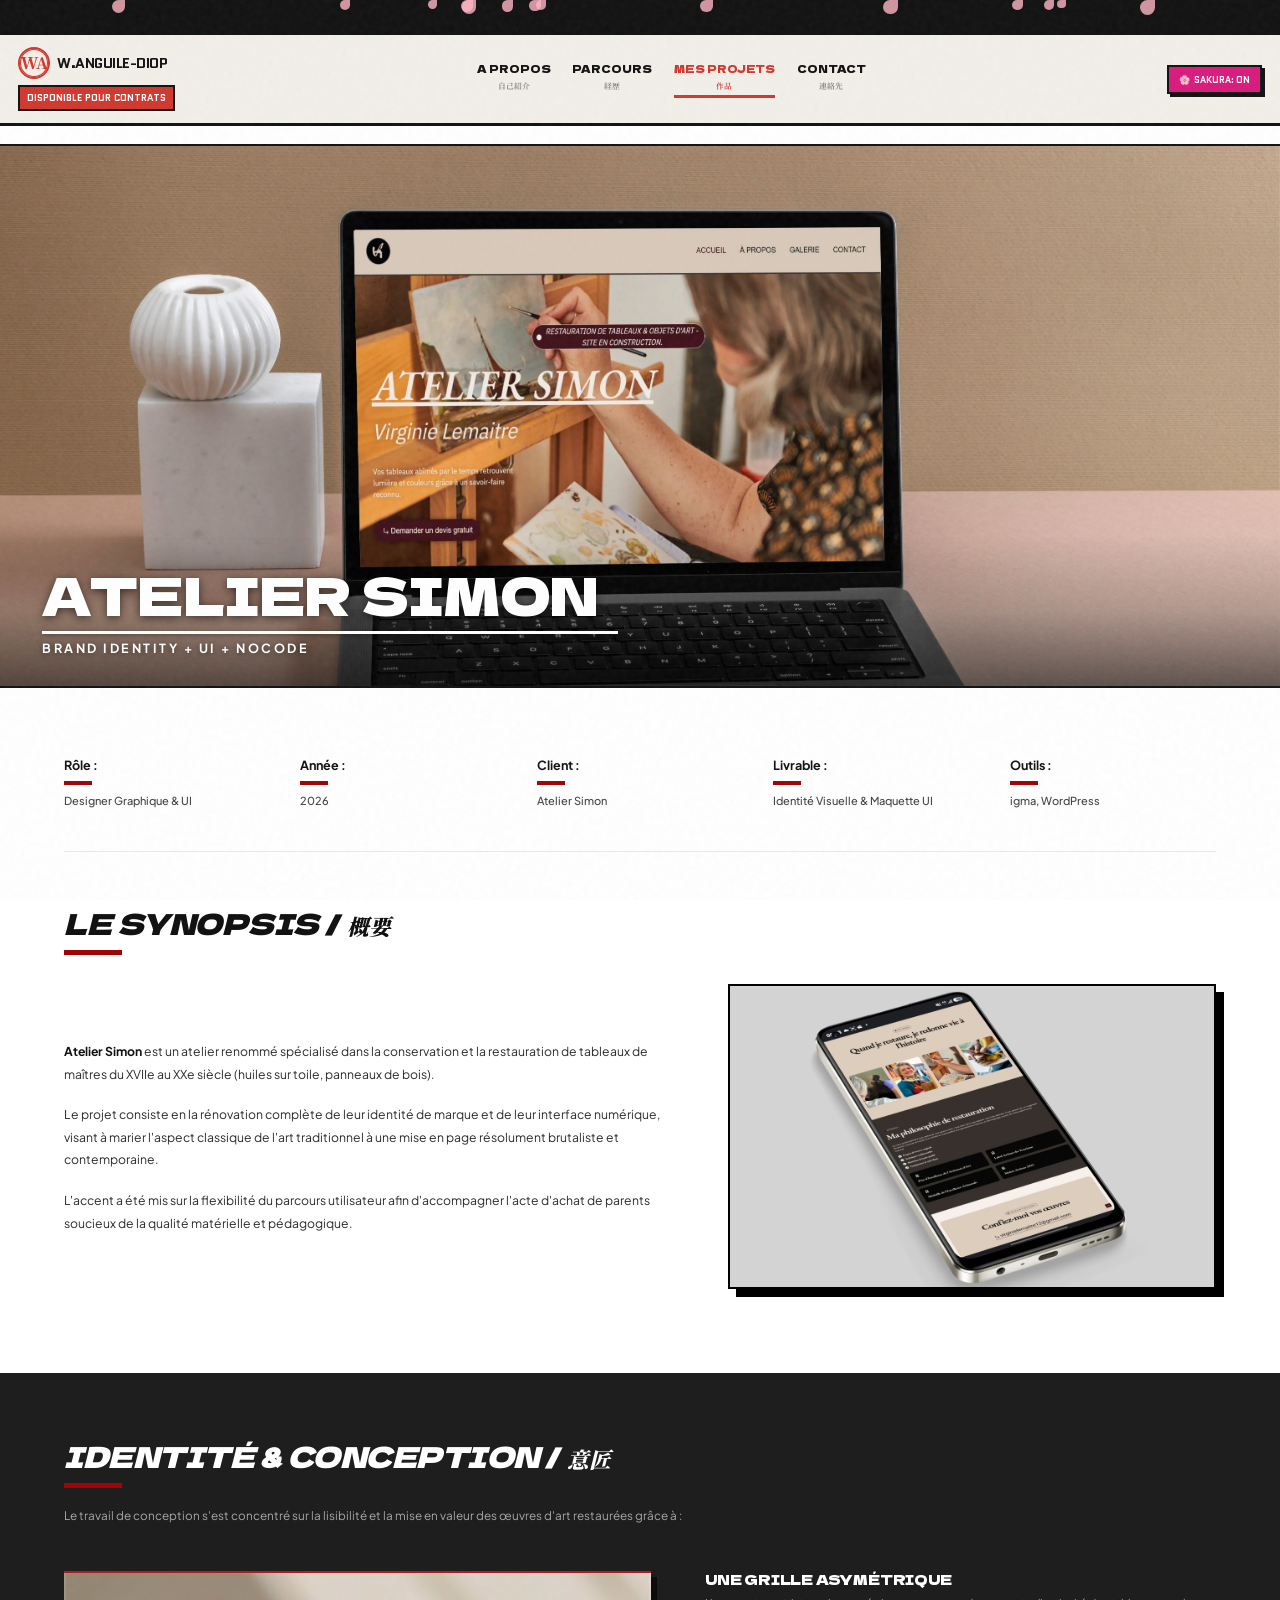
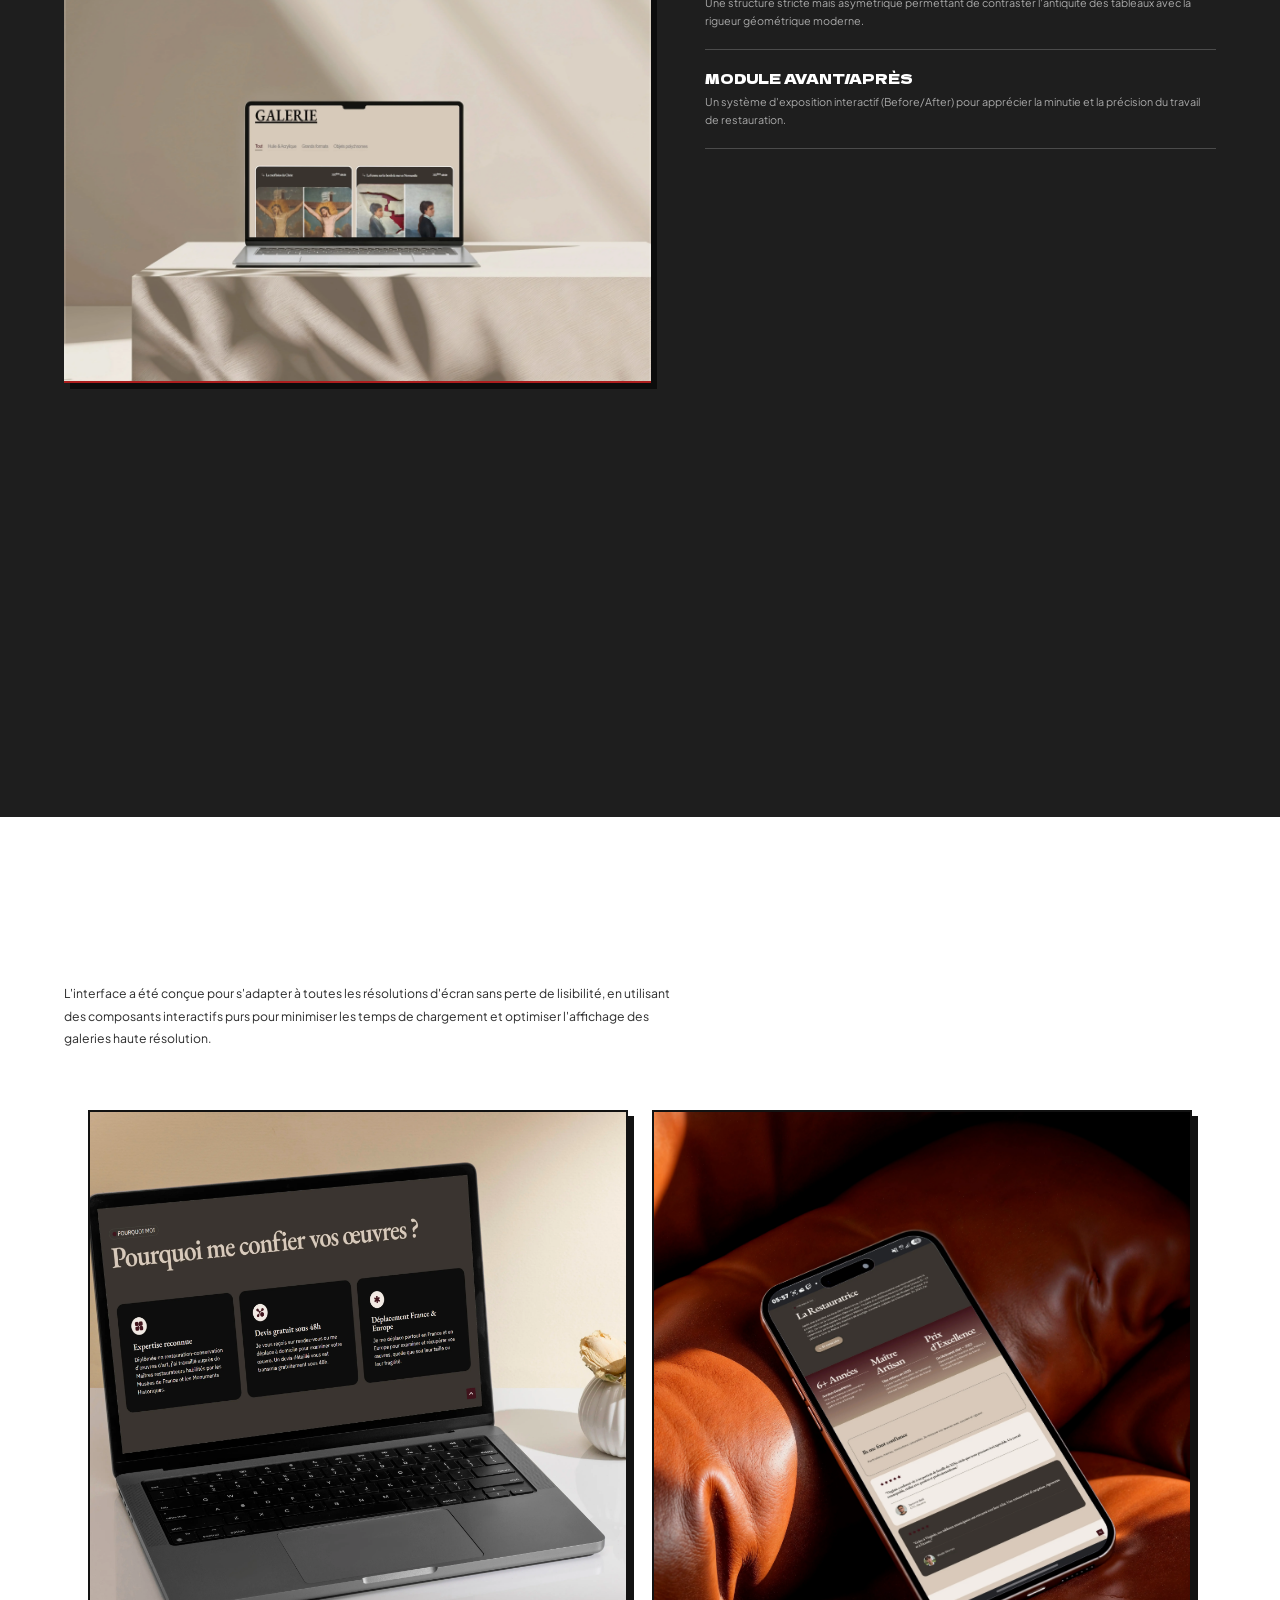
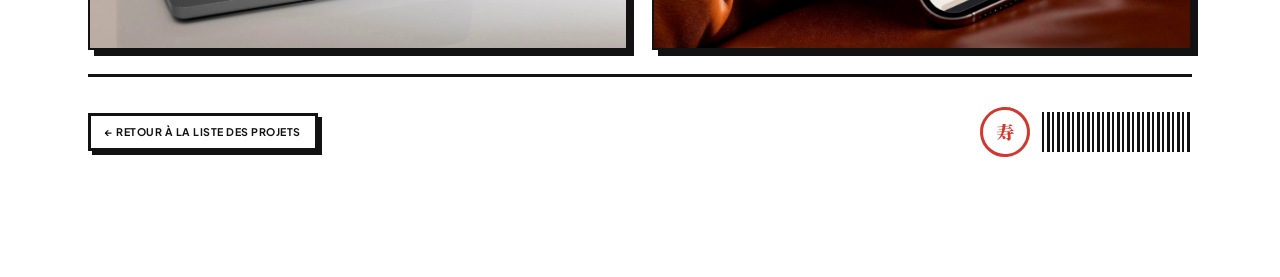
<file: project-Atelier.html>
<!DOCTYPE html>
<html lang="fr">
<head>
    <meta charset="UTF-8">
    <meta name="viewport" content="width=device-width, initial-scale=1.0">
    <title>Atelier — William Anguile-Diop</title>
    <!-- Google Fonts avec Dela Gothic One et Plus Jakarta Sans -->
    <link rel="preconnect" href="https://fonts.googleapis.com">
    <link rel="preconnect" href="https://fonts.gstatic.com" crossorigin>
    <link href="https://fonts.googleapis.com/css2?family=Dela+Gothic+One&family=Noto+Serif+JP:ital,wght@0,600;0,900;1,700&family=Orbitron:wght@700;900&family=Plus+Jakarta+Sans:ital,wght@0,400;0,500;0,600;0,700;0,800;1,400;1,700&family=Quantico:wght@700&family=Space+Grotesk:ital,wght@0,400;0,500;0,700;1,700&display=swap" rel="stylesheet">
    <link rel="stylesheet" href="style.css?v=24">
    <style>
        /* ==========================================================================
           REFONTE TYPOGRAPHIQUE - PROJET VVA
           - Gros titres : 'Dela Gothic One', cursive, sans-serif
           - Petits textes : 'Plus Jakarta Sans', sans-serif
           Couleurs : Blanc pur (#FFF), Noir (#121212 / #1E1E1E), Rouge (#A10404), Gris (#D3D3D3)
           ========================================================================== */

        .vva-main-wrapper {
            background-color: #ffffff;
            color: #121212;
            width: 100%;
            font-family: 'Plus Jakarta Sans', -apple-system, BlinkMacSystemFont, 'Segoe UI', Roboto, sans-serif;
        }

        .vva-container {
            max-width: 1200px;
            margin: 0 auto;
            padding: 0 2rem;
        }

        /* 1. HERO BANNER PLEINE LARGEUR (WIDTH 100%) */
        .vva-hero-section {
            width: 100%;
            margin: 1.5rem 0 3rem 0;
            padding: 0;
            position: relative;
            background-color: #d8cfc4;
            border-top: 2.5px solid #121212;
            border-bottom: 2.5px solid #121212;
            overflow: hidden;
        }

        .vva-hero-frame {
            position: relative;
            width: 100%;
            line-height: 0;
        }

        .vva-hero-img {
            width: 100%;
            height: auto;
            max-height: 60vh;
            display: block;
            object-fit: cover;
            object-position: center 25%;
        }

        /* Superposition Titre Hero (Dela Gothic One + Plus Jakarta Sans) */
        .vva-hero-overlay {
            position: absolute;
            bottom: 0;
            left: 0;
            width: 100%;
            padding: 2.5rem 3.5rem;
            background: linear-gradient(to top, rgba(0, 0, 0, 0.55) 0%, rgba(0, 0, 0, 0.18) 50%, transparent 100%);
            pointer-events: none;
            line-height: normal;
        }

        .vva-hero-overlay-inner {
            max-width: 1200px;
            margin: 0 auto;
            display: flex;
            flex-direction: column;
            align-items: flex-start;
        }

        .vva-hero-title {
            font-family: 'Dela Gothic One', cursive, sans-serif;
            font-weight: 400;
            font-size: clamp(2.2rem, 5.5vw, 4.4rem);
            color: #ffffff;
            text-transform: uppercase;
            letter-spacing: -0.5px;
            margin: 0;
            line-height: 1.05;
            text-shadow: 0 2px 10px rgba(0, 0, 0, 0.6);
        }

        .vva-hero-line {
            width: clamp(280px, 45vw, 680px);
            height: 3px;
            background-color: #ffffff;
            margin: 0.8rem 0 0.6rem 0;
            box-shadow: 0 1px 4px rgba(0, 0, 0, 0.4);
        }

        .vva-hero-subtitle {
            font-family: 'Plus Jakarta Sans', sans-serif;
            font-weight: 700;
            font-size: clamp(0.75rem, 1.4vw, 1.05rem);
            color: #ffffff;
            text-transform: uppercase;
            letter-spacing: 2.5px;
            line-height: 1.2;
            text-shadow: 0 1px 6px rgba(0, 0, 0, 0.5);
        }

        /* 2. BANDEAU DE MÉTADONNÉES (5 COLONNES) */
        .vva-meta-strip {
            display: grid;
            grid-template-columns: repeat(5, 1fr);
            gap: 2.5rem;
            padding: 2.5rem 0 3.5rem 0;
            border-bottom: 1px solid #eaeaea;
        }

        .vva-meta-item {
            display: flex;
            flex-direction: column;
        }

        .vva-meta-label {
            font-family: 'Plus Jakarta Sans', sans-serif;
            font-weight: 700;
            font-size: 1.05rem;
            color: #121212;
            display: inline-block;
            margin-bottom: 0.6rem;
            position: relative;
        }

        .vva-meta-label-line {
            width: 28px;
            height: 3.5px;
            background-color: #a10404;
            margin-top: 5px;
        }

        .vva-meta-val {
            font-family: 'Plus Jakarta Sans', sans-serif;
            font-size: 0.92rem;
            line-height: 1.55;
            color: #444444;
            font-weight: 500;
        }

        /* 3. SECTION 1 : LE SYNOPSIS / 概要 */
        .vva-synopsis-section {
            padding: 4.5rem 0 5rem 0;
        }

        .vva-title-group {
            margin-bottom: 2.5rem;
        }

        h2 {
            font-style: italic;
        }

        .vva-italic-title {
            font-family: 'Dela Gothic One', cursive, sans-serif;
            font-style: italic;
            font-weight: 400;
            font-size: clamp(1.8rem, 3.5vw, 2.4rem);
            color: #121212;
            margin: 0;
            display: inline-flex;
            align-items: baseline;
            gap: 0.8rem;
            letter-spacing: -0.5px;
            line-height: 1.15;
            text-transform: uppercase;
        }

        .vva-italic-title .ja-kanji {
            font-family: var(--font-japanese);
            font-weight: 900;
            font-size: 1.8rem;
            color: #121212;
        }

        .vva-underline-red {
            width: 58px;
            height: 5px;
            background-color: #a10404;
            margin-top: 8px;
        }

        .vva-synopsis-grid {
            display: grid;
            grid-template-columns: 1.25fr 1fr;
            gap: 4.5rem;
            align-items: center;
        }

        .vva-synopsis-text p {
            font-family: 'Plus Jakarta Sans', sans-serif;
            font-size: 1.02rem;
            line-height: 1.85;
            color: #2b2b2b;
            margin-bottom: 1.5rem;
            font-weight: 400;
        }

        .vva-synopsis-text p strong {
            font-weight: 700;
            color: #121212;
        }

        .vva-synopsis-text p:last-child {
            margin-bottom: 0;
        }

        .vva-dev-grid {
            display: grid;
            grid-template-columns: 1.25fr 1fr;
            gap: 4.5rem;
            align-items: center;
        }

        .vva-dev-text p {
            font-family: 'Plus Jakarta Sans', sans-serif;
            font-size: 1.02rem;
            line-height: 1.85;
            color: #2b2b2b;
            margin-bottom: 1.5rem;
            font-weight: 400;
        }

        .vva-dev-text p strong {
            font-weight: 700;
            color: #121212;
        }

        .vva-dev-text p:last-child {
            margin-bottom: 0;
        }

        /* Boîte grise avec ombre portée brutaliste noire */
        .vva-synopsis-box {
            background-color: #d3d3d3;
            border: 2.5px solid #000000;
            box-shadow: 8px 8px 0px #000000;
            width: 100%;
            aspect-ratio: 16/10;
            display: flex;
            align-items: center;
            justify-content: center;
            position: relative;
            overflow: hidden;
            transition: transform 0.25s ease, box-shadow 0.25s ease;
        }

        .vva-synopsis-box:hover {
            transform: translate(-3px, -3px);
            box-shadow: 12px 12px 0px #a10404;
        }

        .vva-synopsis-box img {
            width: 100%;
            height: 100%;
            object-fit: cover;
            display: block;
            filter: contrast(105%);
        }

        /* 4. SECTION 2 : IDENTITÉ & CONCEPTION / 意匠 (BLOC SOMBRE) */
        .vva-dark-section {
            background-color: #1e1e1e;
            color: #ffffff;
            padding: 5.5rem 0;
            margin: 2rem 0;
        }

        .vva-dark-title {
            font-family: 'Dela Gothic One', cursive, sans-serif;
            font-style: italic;
            font-weight: 400;
            font-size: clamp(1.8rem, 3.5vw, 2.4rem);
            color: #ffffff;
            margin: 0;
            display: inline-flex;
            align-items: baseline;
            gap: 0.8rem;
            letter-spacing: -0.5px;
            line-height: 1.15;
            text-transform: uppercase;
        }

        .vva-dark-title .ja-kanji {
            font-family: var(--font-japanese);
            font-weight: 900;
            font-size: 1.8rem;
            color: #ffffff;
        }

        .vva-dark-intro {
            font-family: 'Plus Jakarta Sans', sans-serif;
            font-size: 0.98rem;
            line-height: 1.7;
            color: #a8a8a8;
            max-width: 820px;
            margin: 1.5rem 0 3.8rem 0;
            font-weight: 400;
        }

        .vva-dark-grid {
            display: grid;
            grid-template-columns: 1.15fr 1fr;
            gap: 4.5rem;
            align-items: start;
        }

        /* Grand carré rouge vermillon à gauche (Section 2 - Identité & Conception) */
        .vva-red-showcase-box {
            background-color: #a10404;
            background-image: url('Atelier Mockup Galerie.webp');
            background-size: cover;
            background-position: center;
            background-repeat: no-repeat;
            aspect-ratio: 1/1;
            width: 100%;
            height: 70%;
            box-shadow: 6px 6px 0px rgba(0, 0, 0, 0.6);
            display: flex;
            align-items: center;
            justify-content: center;
            position: relative;
            overflow: hidden;
            border: 2px solid rgba(255, 255, 255, 0.1);
            transition: transform 0.3s ease, box-shadow 0.3s ease;
        }

        .vva-red-showcase-box:hover {
            transform: translate(-3px, -3px);
            box-shadow: 10px 10px 0px #ffffff;
        }

        /* 3 items verticaux à droite avec séparateurs */
        .vva-features-col {
            display: flex;
            flex-direction: column;
        }

        .vva-feature-block {
            padding-bottom: 1.6rem;
            margin-bottom: 1.6rem;
            border-bottom: 1px solid rgba(255, 255, 255, 0.2);
        }

        .vva-feature-block:last-child {
            border-bottom: 1px solid rgba(255, 255, 255, 0.2);
            margin-bottom: 0;
        }

        .vva-feature-heading {
            font-family: 'Dela Gothic One', cursive, sans-serif;
            font-weight: 400;
            font-size: 1.15rem;
            color: #ffffff;
            margin-bottom: 0.5rem;
            letter-spacing: -0.2px;
            line-height: 1.25;
            text-transform: uppercase;
        }

        .vva-feature-paragraph {
            font-family: 'Plus Jakarta Sans', sans-serif;
            font-size: 0.9rem;
            line-height: 1.65;
            color: #a8a8a8;
            margin: 0;
            font-weight: 400;
        }

        /* 2 métriques en bas de la section sombre */
        .vva-metrics-grid {
            display: grid;
            grid-template-columns: 1fr 1fr;
            gap: 4.5rem;
            margin-top: 4.5rem;
        }

        .vva-metric-item {
            display: flex;
            flex-direction: column;
        }

        .vva-metric-title {
            font-family: 'Dela Gothic One', cursive, sans-serif;
            font-weight: 400;
            font-size: 1.45rem;
            color: #a10404;
            text-transform: uppercase;
            letter-spacing: -0.3px;
        }

        .vva-metric-divider {
            width: 100%;
            max-width: 340px;
            height: 2px;
            background-color: rgba(255, 255, 255, 0.35);
            margin: 0.7rem 0 0.8rem 0;
        }

        .vva-metric-desc {
            font-family: 'Plus Jakarta Sans', sans-serif;
            font-size: 0.88rem;
            color: #a8a8a8;
            text-transform: uppercase;
            letter-spacing: 0.5px;
            margin: 0;
            font-weight: 600;
        }

        /* 5. SECTION 3 : GALERIE (3 BLOCS DE LA MAQUETTE) */
        .vva-gallery-section {
            padding: 5rem 0 6rem 0;
        }

        /* Grand bloc horizontal supérieur */
        .vva-gallery-wide-box {
            background-color: #a10404;
            background-image: url('Hapto Ex.webp');
            background-size: cover;
            background-position: center;
            background-repeat: no-repeat;
            width: 100%;
            height: auto;
            aspect-ratio: 2880 / 2048;
            margin-bottom: 2rem;
            margin-top: 2rem;
            box-shadow: 6px 6px 0px #121212;
            border: 2px solid #121212;
            overflow: hidden;
            position: relative;
            transition: transform 0.25s ease, box-shadow 0.25s ease;
        }

        .vva-gallery-wide-box:hover {
            transform: translate(-3px, -3px);
            box-shadow: 10px 10px 0px #121212;
        }

        /* Grille 2 colonnes avec 2 blocs inférieurs */
        .vva-gallery-pair-grid {
            display: grid;
            grid-template-columns: 1fr 1fr;
            gap: 2rem;
        }
 
        .vva-gallery-half-box {
            background-color: #a10404;
            background-size: cover;
            background-position: center;
            background-repeat: no-repeat;
            width: 100%;
            height: auto;
            aspect-ratio: 1/1;
            box-shadow: 6px 6px 0px #121212;
            border: 2px solid #121212;
            overflow: hidden;
            position: relative;
            transition: transform 0.40s ease, box-shadow 0.40s ease;
        }

        .vva-gallery-half-box.box-left {
            background-image: url('Atelier Mockup Why.webp');
            background-position: center;
        }

        .vva-gallery-half-box.box-right {
            background-image: url('Atelier Mockup Phone1.webp');
            background-position: center 25%;
        }

        .vva-gallery-half-box:hover {
            transform: translate(-3px, -3px);
            box-shadow: 10px 10px 0px #121212;
        }

        /* 6. FOOTER DE LA PAGE & BOUTONS D'ACTION */
        .vva-footer-cta {
            display: flex;
            justify-content: space-between;
            align-items: center;
            padding: 2.5rem 0 4rem 0;
            border-top: 3px solid #121212;
            margin-top: 2rem;
            flex-wrap: wrap;
            gap: 1.5rem;
        }

        .back-nav {
            margin-bottom: 1.5rem;
            max-width: 1200px;
            margin-left: auto;
            margin-right: auto;
            padding: 0 2rem;
        }

        .back-link {
            font-family: 'Plus Jakarta Sans', sans-serif;
            font-weight: 700;
            font-size: 0.88rem;
            letter-spacing: 0.5px;
            color: var(--text-dark);
            text-decoration: none;
            display: inline-flex;
            align-items: center;
            gap: 0.8rem;
            border: 3px solid var(--text-dark);
            padding: 0.6rem 1.2rem;
            transition: all 0.2s ease;
            box-shadow: 4px 4px 0px 0px var(--text-dark);
            background-color: #ffffff;
            text-transform: uppercase;
        }

        .back-link:hover {
            transform: translate(-3px, -3px);
            box-shadow: 7px 7px 0px 0px var(--accent-red);
            border-color: var(--accent-red);
            color: var(--accent-red);
        }

        .project-detail-footer {
            border-top: 4px solid var(--text-dark);
            margin-top: 3rem;
            padding-top: 2rem;
            display: flex;
            justify-content: space-between;
            align-items: center;
            flex-wrap: wrap;
            gap: 1.5rem;
        }

        .project-footer-stamp {
            display: flex;
            align-items: center;
            gap: 1rem;
        }

        .project-footer-stamp-circle {
            width: 50px;
            height: 50px;
            border: 3px solid var(--accent-red);
            color: var(--accent-red);
            font-family: var(--font-japanese);
            font-size: 1.5rem;
            font-weight: 900;
            display: flex;
            align-items: center;
            justify-content: center;
            border-radius: 50%;
            transform: rotate(-5deg);
        }

        .project-footer-barcode {
            height: 40px;
            width: 150px;
            background: repeating-linear-gradient(90deg, 
                var(--text-dark), 
                var(--text-dark) 2px, 
                transparent 2px, 
                transparent 5px, 
                var(--text-dark) 5px, 
                var(--text-dark) 8px, 
                transparent 8px, 
                transparent 10px
            );
        }

        /* ==========================================================================
           RESPONSIVE DESIGN
           ========================================================================== */
        @media (max-width: 1024px) {
            .vva-meta-strip {
                grid-template-columns: repeat(3, 1fr);
                gap: 2rem;
            }
            .vva-synopsis-grid {
                grid-template-columns: 1fr;
                gap: 3rem;
            }
            .vva-dark-grid {
                grid-template-columns: 1fr;
                gap: 3rem;
            }
            .vva-metrics-grid {
                grid-template-columns: 1fr 1fr;
                gap: 2.5rem;
            }
            .vva-gallery-pair-grid {
                grid-template-columns: 1fr 1fr;
            }
        }

        @media (max-width: 768px) {
            .vva-container, .back-nav {
                padding: 0 1.2rem;
            }
            .vva-hero-overlay {
                padding: 1.5rem 1.2rem;
            }
            .vva-meta-strip {
                grid-template-columns: 1fr;
                gap: 1.5rem;
            }
            .vva-dark-section {
                padding: 3.5rem 0;
            }
            .vva-metrics-grid {
                grid-template-columns: 1fr;
                gap: 2rem;
            }
            .vva-gallery-wide-box {
                aspect-ratio: 2880 / 2048;
            }
            .vva-gallery-pair-grid {
                grid-template-columns: 1fr;
                gap: 1.5rem;
            }
            .vva-italic-title, .vva-dark-title {
                font-size: 1.8rem;
            }
            .vva-footer-cta {
                flex-direction: column;
                align-items: stretch;
            }
        }

        /* ==========================================================================
           ANIMATIONS D'APPARITION (FADE IN DE GAUCHE À DROITE)
           ========================================================================== */
        .fade-in-left {
            opacity: 0;
            transform: translateX(var(--anim-distance-fade, -45px));
            transition: opacity var(--anim-duration-text, 1400ms) var(--anim-ease-fade, ease-in-out), 
                        transform var(--anim-duration-text, 1400ms) var(--anim-ease-fade, ease-in-out);
            will-change: opacity, transform;
        }

        .fade-in-left.is-visible {
            opacity: 1;
            transform: translateX(0);
        }

        /* Durée spécifique pour les images et conteneurs visuels (1200ms) */
        img.fade-in-left,
        picture.fade-in-left,
        video.fade-in-left,
        .fade-in-left:has(img),
        .fade-in-left:has(picture),
        .fade-in-left:has(video),
        .vva-hero-img.fade-in-left,
        .vva-hero-section.fade-in-left,
        .vva-synopsis-box.fade-in-left,
        .vva-red-showcase-box.fade-in-left,
        .fade-in-left.anim-img,
        .fade-in-left.anim-image {
            transition-duration: var(--anim-duration-img, 1200ms);
        }

        /* Durée spécifique pour les textes (1400ms) */
        h1.fade-in-left,
        h2.fade-in-left,
        h3.fade-in-left,
        h4.fade-in-left,
        h5.fade-in-left,
        h6.fade-in-left,
        p.fade-in-left,
        span.fade-in-left,
        a.fade-in-left,
        .vva-title-group.fade-in-left,
        .vva-meta-item.fade-in-left,
        .vva-feature-block.fade-in-left,
        .vva-metric-item.fade-in-left,
        .vva-footer-cta.fade-in-left,
        .fade-in-left.anim-text {
            transition-duration: var(--anim-duration-text, 1400ms);
        }

        /* Délais échelonnés (stagger) */
        .delay-1 { transition-delay: var(--anim-delay-1, 0.1s); }
        .delay-2 { transition-delay: var(--anim-delay-2, 0.2s); }
        .delay-3 { transition-delay: var(--anim-delay-3, 0.3s); }
        .delay-4 { transition-delay: var(--anim-delay-4, 0.4s); }
        .delay-5 { transition-delay: var(--anim-delay-5, 0.5s); }
        .delay-6 { transition-delay: var(--anim-delay-6, 0.6s); }

        /* ==========================================================================
           RESTAURATION DES ANIMATIONS DES OMBRES ET EFFETS DE SURVOL DES IMAGES
           ========================================================================== */
        /* Section Identité & Conception : L'image reste statique (pas de fade-in), avec ombre et survol complets */
        .vva-dark-section .vva-red-showcase-box {
            opacity: 1 !important;
            transform: none !important;
            transition: transform 0.3s ease, box-shadow 0.3s ease !important;
        }

        /* Boîte synopsis (image) : restauration de l'animation de l'ombre portée */
        .vva-synopsis-box {
            transition: transform 0.25s ease, box-shadow 0.25s ease, opacity var(--anim-duration-img, 1200ms) var(--anim-ease-fade, ease-in-out) !important;
        }
        .vva-synopsis-box:hover,
        .vva-synopsis-box.fade-in-left.is-visible:hover {
            transform: translate(-3px, -3px) !important;
            box-shadow: 12px 12px 0px #a10404 !important;
        }
        .vva-synopsis-box img {
            transition: transform 0.3s ease;
        }
        .vva-synopsis-box:hover img {
            transform: scale(1.02);
        }

        /* Boîtes rouges showcase & galerie : restauration de l'animation des ombres au survol */
        .vva-red-showcase-box {
            transition: transform 0.3s ease, box-shadow 0.3s ease, opacity var(--anim-duration-img, 1200ms) var(--anim-ease-fade, ease-in-out) !important;
        }
        .vva-red-showcase-box:hover,
        .vva-red-showcase-box.fade-in-left.is-visible:hover {
            transform: translate(-3px, -3px) !important;
            box-shadow: 10px 10px 0px #ffffff !important;
        }

        .vva-gallery-wide-box {
            transition: transform 0.25s ease, box-shadow 0.25s ease, opacity var(--anim-duration-img, 1200ms) var(--anim-ease-fade, ease-in-out) !important;
        }
        .vva-gallery-wide-box:hover,
        .vva-gallery-wide-box.fade-in-left.is-visible:hover {
            transform: translate(-3px, -3px) !important;
            box-shadow: 10px 10px 0px #121212 !important;
        }

        .vva-gallery-half-box {
            transition: transform 0.40s ease, box-shadow 0.40s ease, opacity var(--anim-duration-img, 1200ms) var(--anim-ease-fade, ease-in-out) !important;
        }
        .vva-gallery-half-box:hover,
        .vva-gallery-half-box.fade-in-left.is-visible:hover {
            transform: translate(-3px, -3px) !important;
            box-shadow: 10px 10px 0px #121212 !important;
        }

        @media (prefers-reduced-motion: reduce) {
            .fade-in-left {
                opacity: 1 !important;
                transform: none !important;
                transition: none !important;
            }
        }
    </style>
</head>
<body>
    <!-- Écran de Chargement Brutaliste -->
    <div id="brutalist-loader">
        <div class="loader-content">
            <div class="logo-area loader-logo">
                <div class="hanko-stamp">WA</div>
                <div lang="ja" class="logo-subtitle">ウィリアム</div>
            </div>
            <div class="loader-progress-box">
                <div class="loader-progress-bar"></div>
            </div>
            <div class="loader-status">INITIALIZING...</div>
        </div>
    </div>
    
    <!-- Overlays & Anim -->
    <div class="paper-overlay"></div>
    <div id="sakura-container"></div>
    
    <div class="app-container no-sidebar">
        <!-- Zone Principale de Contenu -->
        <main class="main-content">
            
            <!-- En-tête Supérieur (Fixe) -->
            <header class="main-header">
                <div class="header-banner">
                    <span class="banner-ticker">
                        PROJETS DISPONIBLES • UI/UX CONCEPTION • DISPONIBLE POUR CONTRATS • CREATIVE DESIGN • GRID SYSTEMS • JAPANESE INSPIRATION • 
                        PROJETS DISPONIBLES • UI/UX CONCEPTION • DISPONIBLE POUR CONTRATS • CREATIVE DESIGN • GRID SYSTEMS • JAPANESE INSPIRATION • 
                    </span>
                </div>

                <div class="header-main-title">
                    <div class="title-left">
                        <a href="index.html" class="header-logo-link" style="text-decoration: none; color: inherit; display: inline-block;">
                            <div class="mobile-logo-area">
                                <div class="mobile-logo-stamp">WA</div>
                                <span class="mobile-logo-title">W.ANGUILE-DIOP</span>
                            </div>
                        </a>
                        <span class="subtitle-badge">DISPONIBLE POUR CONTRATS</span>
                    </div>
                    <nav class="classic-nav">
                        <a href="index.html#tab-intro" class="nav-link">
                            <span class="nav-text">A PROPOS</span>
                            <span lang="ja" class="nav-ja">自己紹介</span>
                        </a>
                        <a href="index.html#tab-experience" class="nav-link">
                            <span class="nav-text">PARCOURS</span>
                            <span lang="ja" class="nav-ja">経歴</span>
                        </a>
                        <a href="index.html#tab-projects" class="nav-link active">
                            <span class="nav-text">MES PROJETS</span>
                            <span lang="ja" class="nav-ja">作品</span>
                        </a>
                        <a href="index.html#tab-contact" class="nav-link">
                            <span class="nav-text">CONTACT</span>
                            <span lang="ja" class="nav-ja">連絡先</span>
                        </a>
                    </nav>
                    <div class="title-right">
                        <div class="utility-controls">
                            <!-- Contrôle Sakura -->
                            <button id="toggle-sakura" class="util-btn active" title="Activer/Désactiver Sakura" aria-pressed="true">
                                <span class="btn-icon">🌸</span>
                                <span class="btn-text">SAKURA: ON</span>
                            </button>
                            <!-- Bouton Menu Burger Mobile -->
                            <button id="mobile-burger-btn" class="burger-btn" aria-label="Ouvrir le menu" aria-expanded="false">
                                <span class="burger-line"></span>
                                <span class="burger-line"></span>
                                <span class="burger-line"></span>
                            </button>
                        </div>
                    </div>
                </div>
            </header>

            <!-- Conteneur Principal Défilant VVA -->
            <div class="vva-main-wrapper">
                
                <!-- Bouton Retour -->
               

                <!-- 1. HERO BANNER PLEINE LARGEUR (WIDTH: 100%) AVEC DELA GOTHIC ONE -->
                <section class="vva-hero-section fade-in-left">
                   
                    <div class="vva-hero-frame">
                        
                        <img src="Atelier Mockup Main.webp" alt="Hapto — UX / UI DESIGN" class="vva-hero-img fade-in-left">
                        
                        <div class="vva-hero-overlay">
                            <div class="vva-hero-overlay-inner">
                                <h1 class="vva-hero-title fade-in-left delay-1">Atelier Simon</h1>
                                <div class="vva-hero-line fade-in-left delay-2"></div>
                                <span class="vva-hero-subtitle fade-in-left delay-3">BRAND IDENTITY + UI + NoCode</span>
                            </div>
                        </div>
                    </div>
                </section>

                <div class="vva-container">
                    <!-- 2. BANDEAU DE MÉTADONNÉES (5 COLONNES EN PLUS JAKARTA SANS) -->
                    <section class="vva-meta-strip">
                        <div class="vva-meta-item fade-in-left delay-1">
                            <div class="vva-meta-label">
                                Rôle :
                                <div class="vva-meta-label-line"></div>
                            </div>
                            <div class="vva-meta-val">Designer Graphique & UI</div>
                        </div>
                        <div class="vva-meta-item fade-in-left delay-2">
                            <div class="vva-meta-label">
                                Année :
                                <div class="vva-meta-label-line"></div>
                            </div>
                            <div class="vva-meta-val">2026</div>
                        </div>
                        <div class="vva-meta-item fade-in-left delay-3">
                            <div class="vva-meta-label">
                                Client :
                                <div class="vva-meta-label-line"></div>
                            </div>
                            <div class="vva-meta-val">Atelier Simon</div>
                        </div>
                        <div class="vva-meta-item fade-in-left delay-4">
                            <div class="vva-meta-label">
                                Livrable :
                                <div class="vva-meta-label-line"></div>
                            </div>
                            <div class="vva-meta-val">Identité Visuelle & Maquette UI</div>
                        </div>
                        <div class="vva-meta-item fade-in-left delay-5">
                            <div class="vva-meta-label">
                                Outils :
                                <div class="vva-meta-label-line"></div>
                            </div>
                            <div class="vva-meta-val">igma, WordPress</div>
                        </div>
                    </section>

                    <!-- 3. SECTION 1 : LE SYNOPSIS / 概要 (DELA GOTHIC ONE + PLUS JAKARTA SANS) -->
                    <section class="vva-synopsis-section">
                        <div class="vva-title-group fade-in-left">
                            <h2 class="vva-italic-title">
                                Le Synopsis / <span lang="ja" class="ja-kanji">概要</span>
                            </h2>
                            <div class="vva-underline-red"></div>
                        </div>

                        <div class="vva-synopsis-grid">
                            <div class="vva-synopsis-text">
                                <p class="fade-in-left delay-1">
                                    <strong>Atelier Simon</strong>  est un atelier renommé spécialisé dans la conservation et la restauration de tableaux de maîtres du XVIIe au XXe siècle (huiles sur toile, panneaux de bois).
                                </p>
                                <p class="fade-in-left delay-2">
                                  Le projet consiste en la rénovation complète de leur identité de marque et de leur interface numérique, visant à marier l'aspect classique de l'art traditionnel à une mise en page résolument brutaliste et contemporaine.
                                </p>
                                <p class="fade-in-left delay-3">
                                    L'accent a été mis sur la flexibilité du parcours utilisateur afin d'accompagner l'acte d'achat de parents soucieux de la qualité matérielle et pédagogique.
                            </div>

                            <div class="vva-synopsis-box fade-in-left delay-2">
                                <img src="Atelier Phone2.webp" alt="Aperçu de la plateforme initiale VVA">
                            </div>
                        </div>
                    </section>
                </div>

                <!-- 4. SECTION 2 : IDENTITÉ & CONCEPTION / 意匠 (BLOC SOMBRE) -->
                <section class="vva-dark-section">
                    <div class="vva-container">
                        <div class="vva-title-group fade-in-left">
                            <h2 class="vva-dark-title">
                                Identité & Conception / <span lang="ja" class="ja-kanji"> 意匠</span>
                            </h2>
                            <div class="vva-underline-red"></div>
                            <p class="vva-dark-intro fade-in-left delay-1">
                                Le travail de conception s'est concentré sur la lisibilité et la mise en valeur des œuvres d'art restaurées grâce à :
                            </p>
                        </div>

                        <div class="vva-dark-grid">
                            <!-- Carré rouge vermillon à gauche -->
                            <div class="vva-red-showcase-box"></div>

                            <!-- 3 items verticaux à droite (Titres en Dela Gothic One, Textes en Plus Jakarta Sans) -->
                            <div class="vva-features-col">
                                <div class="vva-feature-block fade-in-left delay-2">
                                    <h3 class="vva-feature-heading">Une Grille Asymétrique</h3>
                                    <p class="vva-feature-paragraph">
                                        Une structure stricte mais asymétrique permettant de contraster l'antiquité des tableaux avec la rigueur géométrique moderne.
                                    </p>
                                </div>
                                <div class="vva-feature-block fade-in-left delay-3">
                                    <h3 class="vva-feature-heading">Module Avant/Après</h3>
                                    <p class="vva-feature-paragraph">
                                        Un système d'exposition interactif (Before/After) pour apprécier la minutie et la précision du travail de restauration.
                                    </p>
                                </div>
                                <div class="vva-feature-block fade-in-left delay-4">
                                    <h3 class="vva-feature-heading">Typographie & Palette</h3>
                                    <p class="vva-feature-paragraph">
                                        Une typographie forte et un code couleur minimaliste permettant de laisser s'exprimer la richesse des pigments originaux.
                                </div>
                            </div>
                        </div>

                        <!-- 2 métriques en bas de la section sombre -->
                        <div class="vva-metrics-grid">
                            <div class="vva-metric-item fade-in-left delay-1">
                                <div class="vva-metric-title">2 Spes</div>
                                <div class="vva-metric-divider"></div>
                                <div class="vva-metric-desc">Conservation & Restauration/div>
                            </div>
                            <div class="vva-metric-item fade-in-left delay-2">
                                <div class="vva-metric-title">Dev NoCode</div>
                                <div class="vva-metric-divider"></div>
                                <div class="vva-metric-desc">Exclusivement sur WordPress</div>
                            </div>
                        </div>
                    </div>
                </section>

                <!-- 5. SECTION 4 : DEV ET BASE DE DONNEES -->
                <div class="vva-container">
                    <section class="vva-dev-section">
                        <div class="vva-title-group fade-in-left">
                            <h2 class="vva-italic-title">
                                Optimisations & Stack /<span lang="ja" class="ja-kanji">技術</span>
                            </h2>
                            <div class="vva-underline-red"></div>
                        </div>

                        <div class="vva-synopsis-grid">
                            <div class="vva-synopsis-text">
                                <p class="fade-in-left delay-1">
                                   L'identité visuelle intègre des éléments vectoriels et des manipulations SVG pour garantir un rendu parfait sur tous les supports numériques.
                                </p>
                                <p class="fade-in-left delay-2">
                                    L'interface a été conçue pour s'adapter à toutes les résolutions d'écran sans perte de lisibilité, en utilisant des composants interactifs purs pour minimiser les temps de chargement et optimiser l'affichage des galeries haute résolution.
                            </div>
                        </div>

                <!-- 5. SECTION 3 : GALERIE (3 BLOCS ROUGES EXACTS DE LA MAQUETTE) -->
                <div class="vva-container">
                    <section class="vva-gallery-section">
                        

                        <!-- 2 blocs inférieurs côte à côte -->
                        <div class="vva-gallery-pair-grid">
                            <div class="vva-red-showcase-box vva-gallery-half-box box-left fade-in-left delay-1"></div>
                            <div class="vva-red-showcase-box vva-gallery-half-box box-right fade-in-left delay-2"></div>
                        </div>

                        
                        <!-- Footer de la fiche projet -->
                        <div class="vva-footer-cta fade-in-left delay-1">
                            <a href="index.html#tab-projects" class="back-link">
                                ← RETOUR À LA LISTE DES PROJETS
                            </a>
                            <div class="project-footer-stamp">
                                <div class="project-footer-stamp-circle" title="Sceau de validation">
                                    寿
                                </div>
                                <div class="project-footer-barcode"></div>
                            </div>
                        </div>
                    </section>
                </div>

            </div>
        </main>
    </div>

    <!-- Script JS -->
    <script src="app.js"></script>
    <script>
        // Sécurité absolue anti-blocage du rideau de chargement
        setTimeout(function() {
            var loader = document.getElementById('brutalist-loader');
            if (loader && !loader.classList.contains('loaded')) {
                loader.classList.add('loaded');
            }
            document.querySelectorAll('.fade-in-left').forEach(function(el) {
                var r = el.getBoundingClientRect();
                if (r.top < window.innerHeight && r.bottom > 0) {
                    el.classList.add('is-visible');
                }
            });
        }, 1800);
    </script>
</body>
</html>
</file>
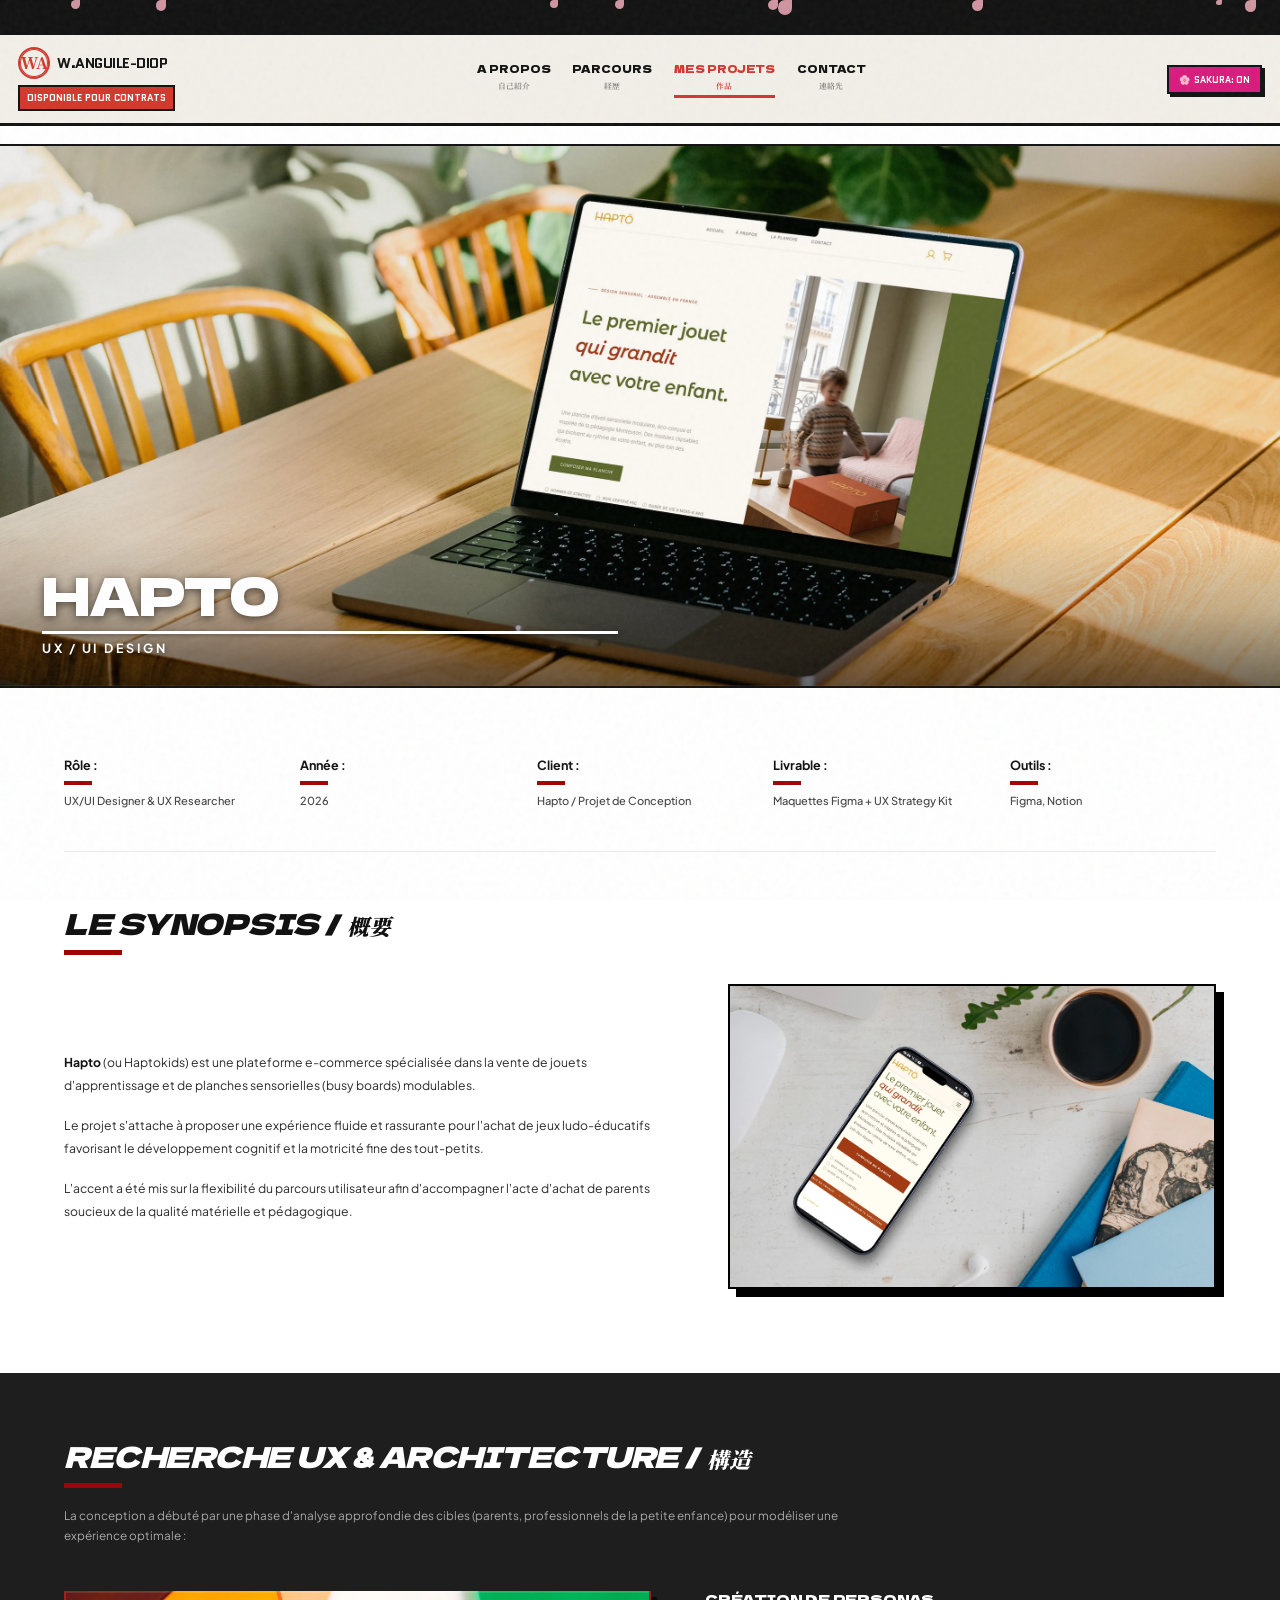
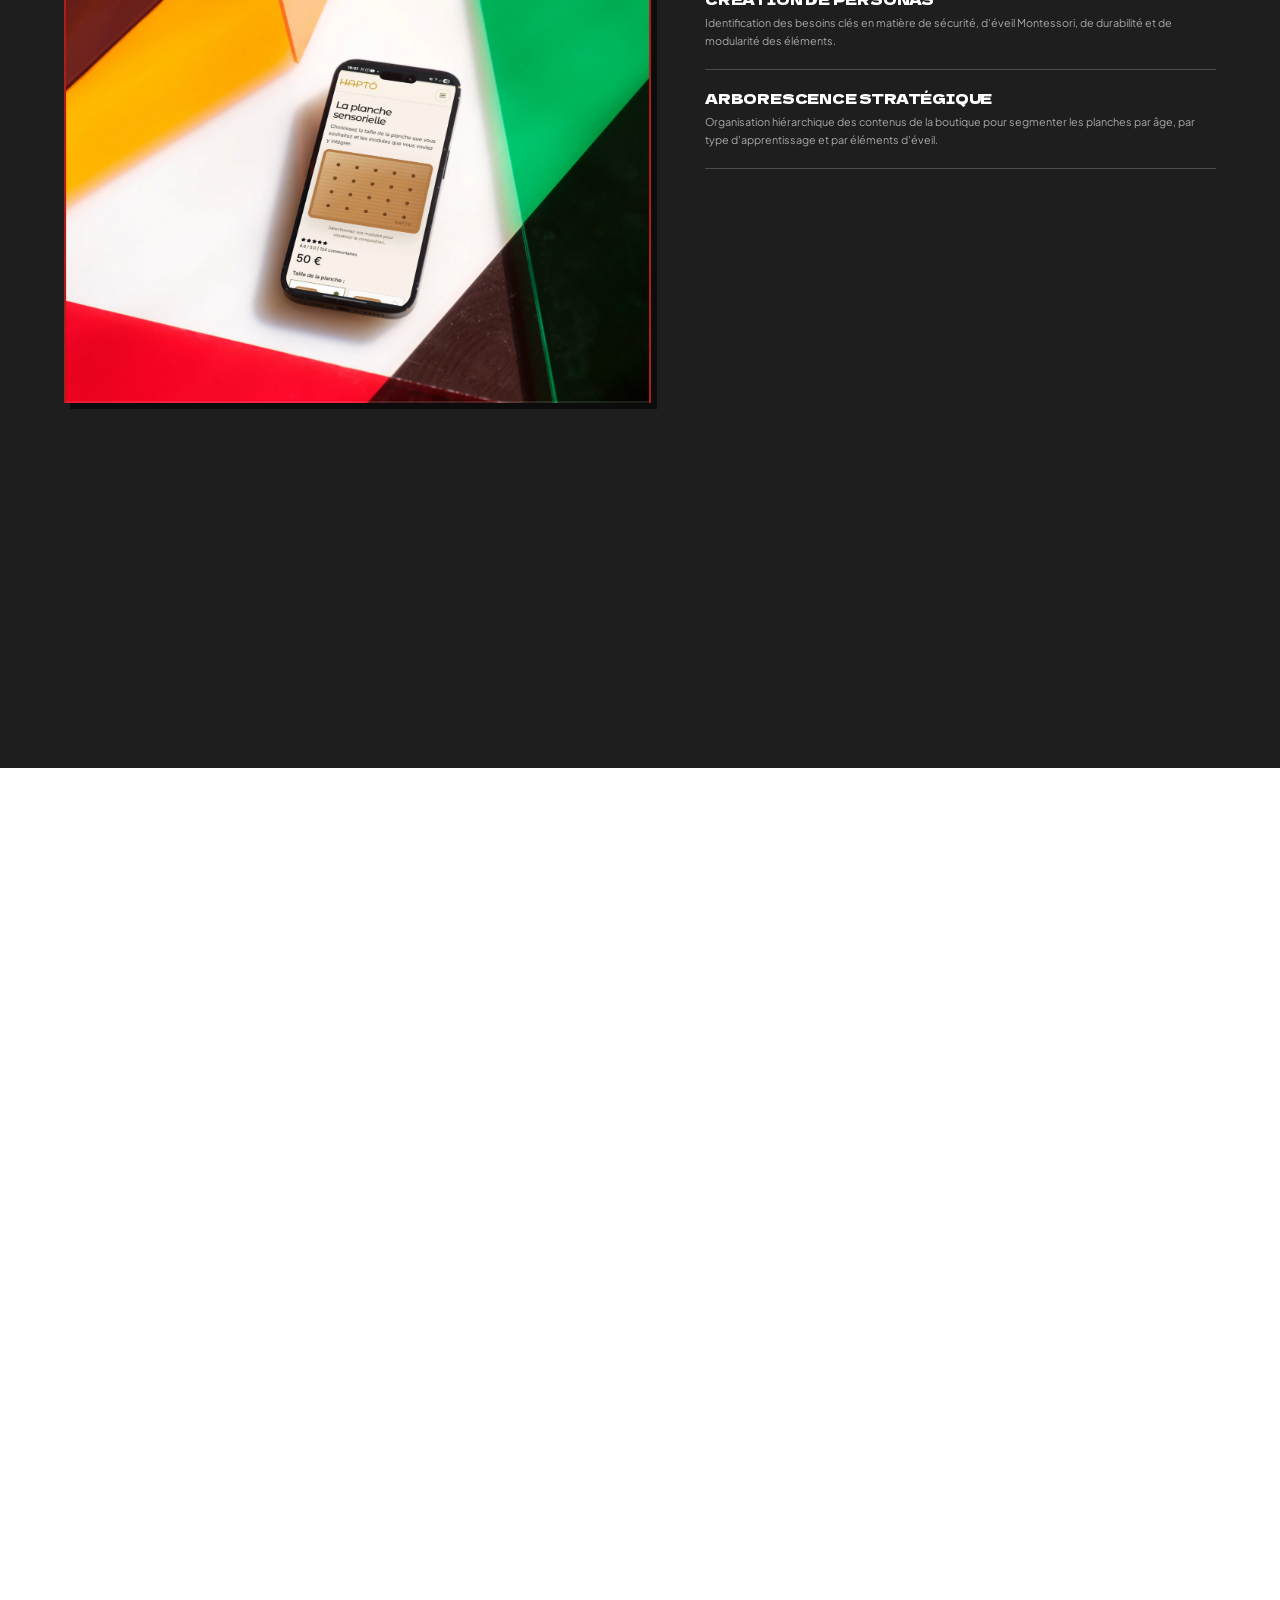
<file: project-Hapto1.html>
<!DOCTYPE html>
<html lang="fr">
<head>
    <meta charset="UTF-8">
    <meta name="viewport" content="width=device-width, initial-scale=1.0">
    <title>Projet VVA — William Anguile-Diop</title>
    <!-- Google Fonts avec Dela Gothic One et Plus Jakarta Sans -->
    <link rel="preconnect" href="https://fonts.googleapis.com">
    <link rel="preconnect" href="https://fonts.gstatic.com" crossorigin>
    <link href="https://fonts.googleapis.com/css2?family=Dela+Gothic+One&family=Noto+Serif+JP:ital,wght@0,600;0,900;1,700&family=Orbitron:wght@700;900&family=Plus+Jakarta+Sans:ital,wght@0,400;0,500;0,600;0,700;0,800;1,400;1,700&family=Quantico:wght@700&family=Space+Grotesk:ital,wght@0,400;0,500;0,700;1,700&display=swap" rel="stylesheet">
    <link rel="stylesheet" href="style.css?v=24">
    <style>
        /* ==========================================================================
           REFONTE TYPOGRAPHIQUE - PROJET VVA
           - Gros titres : 'Dela Gothic One', cursive, sans-serif
           - Petits textes : 'Plus Jakarta Sans', sans-serif
           Couleurs : Blanc pur (#FFF), Noir (#121212 / #1E1E1E), Rouge (#A10404), Gris (#D3D3D3)
           ========================================================================== */

        .vva-main-wrapper {
            background-color: #ffffff;
            color: #121212;
            width: 100%;
            font-family: 'Plus Jakarta Sans', -apple-system, BlinkMacSystemFont, 'Segoe UI', Roboto, sans-serif;
        }

        .vva-container {
            max-width: 1200px;
            margin: 0 auto;
            padding: 0 2rem;
        }

        /* 1. HERO BANNER PLEINE LARGEUR (WIDTH 100%) */
        .vva-hero-section {
            width: 100%;
            margin: 1.5rem 0 3rem 0;
            padding: 0;
            position: relative;
            background-color: #d8cfc4;
            border-top: 2.5px solid #121212;
            border-bottom: 2.5px solid #121212;
            overflow: hidden;
        }

        .vva-hero-frame {
            position: relative;
            width: 100%;
            line-height: 0;
        }

        .vva-hero-img {
            width: 100%;
            height: auto;
            max-height: 60vh;
            display: block;
            object-fit: cover;
            object-position: center 25%;
        }

        /* Superposition Titre Hero (Dela Gothic One + Plus Jakarta Sans) */
        .vva-hero-overlay {
            position: absolute;
            bottom: 0;
            left: 0;
            width: 100%;
            padding: 2.5rem 3.5rem;
            background: linear-gradient(to top, rgba(0, 0, 0, 0.55) 0%, rgba(0, 0, 0, 0.18) 50%, transparent 100%);
            pointer-events: none;
            line-height: normal;
        }

        .vva-hero-overlay-inner {
            max-width: 1200px;
            margin: 0 auto;
            display: flex;
            flex-direction: column;
            align-items: flex-start;
        }

        .vva-hero-title {
            font-family: 'Dela Gothic One', cursive, sans-serif;
            font-weight: 400;
            font-size: clamp(2.2rem, 5.5vw, 4.4rem);
            color: #ffffff;
            text-transform: uppercase;
            letter-spacing: -0.5px;
            margin: 0;
            line-height: 1.05;
            text-shadow: 0 2px 10px rgba(0, 0, 0, 0.6);
        }

        .vva-hero-line {
            width: clamp(280px, 45vw, 680px);
            height: 3px;
            background-color: #ffffff;
            margin: 0.8rem 0 0.6rem 0;
            box-shadow: 0 1px 4px rgba(0, 0, 0, 0.4);
        }

        .vva-hero-subtitle {
            font-family: 'Plus Jakarta Sans', sans-serif;
            font-weight: 700;
            font-size: clamp(0.75rem, 1.4vw, 1.05rem);
            color: #ffffff;
            text-transform: uppercase;
            letter-spacing: 2.5px;
            line-height: 1.2;
            text-shadow: 0 1px 6px rgba(0, 0, 0, 0.5);
        }

        /* 2. BANDEAU DE MÉTADONNÉES (5 COLONNES) */
        .vva-meta-strip {
            display: grid;
            grid-template-columns: repeat(5, 1fr);
            gap: 2.5rem;
            padding: 2.5rem 0 3.5rem 0;
            border-bottom: 1px solid #eaeaea;
        }

        .vva-meta-item {
            display: flex;
            flex-direction: column;
        }

        .vva-meta-label {
            font-family: 'Plus Jakarta Sans', sans-serif;
            font-weight: 700;
            font-size: 1.05rem;
            color: #121212;
            display: inline-block;
            margin-bottom: 0.6rem;
            position: relative;
        }

        .vva-meta-label-line {
            width: 28px;
            height: 3.5px;
            background-color: #a10404;
            margin-top: 5px;
        }

        .vva-meta-val {
            font-family: 'Plus Jakarta Sans', sans-serif;
            font-size: 0.92rem;
            line-height: 1.55;
            color: #444444;
            font-weight: 500;
        }

        /* 3. SECTION 1 : LE SYNOPSIS / 概要 */
        .vva-synopsis-section {
            padding: 4.5rem 0 5rem 0;
        }

        .vva-title-group {
            margin-bottom: 2.5rem;
        }

        h2 {
            font-style: italic;
        }

        .vva-italic-title {
            font-family: 'Dela Gothic One', cursive, sans-serif;
            font-style: italic;
            font-weight: 400;
            font-size: clamp(1.8rem, 3.5vw, 2.4rem);
            color: #121212;
            margin: 0;
            display: inline-flex;
            align-items: baseline;
            gap: 0.8rem;
            letter-spacing: -0.5px;
            line-height: 1.15;
            text-transform: uppercase;
        }

        .vva-italic-title .ja-kanji {
            font-family: var(--font-japanese);
            font-weight: 900;
            font-size: 1.8rem;
            color: #121212;
        }

        .vva-underline-red {
            width: 58px;
            height: 5px;
            background-color: #a10404;
            margin-top: 8px;
        }

        .vva-synopsis-grid {
            display: grid;
            grid-template-columns: 1.25fr 1fr;
            gap: 4.5rem;
            align-items: center;
        }

        .vva-synopsis-text p {
            font-family: 'Plus Jakarta Sans', sans-serif;
            font-size: 1.02rem;
            line-height: 1.85;
            color: #2b2b2b;
            margin-bottom: 1.5rem;
            font-weight: 400;
        }

        .vva-synopsis-text p strong {
            font-weight: 700;
            color: #121212;
        }

        .vva-synopsis-text p:last-child {
            margin-bottom: 0;
        }

        .vva-dev-grid {
            display: grid;
            grid-template-columns: 1.25fr 1fr;
            gap: 4.5rem;
            align-items: center;
        }

        .vva-dev-text p {
            font-family: 'Plus Jakarta Sans', sans-serif;
            font-size: 1.02rem;
            line-height: 1.85;
            color: #2b2b2b;
            margin-bottom: 1.5rem;
            font-weight: 400;
        }

        .vva-dev-text p strong {
            font-weight: 700;
            color: #121212;
        }

        .vva-dev-text p:last-child {
            margin-bottom: 0;
        }

        /* Boîte grise avec ombre portée brutaliste noire */
        .vva-synopsis-box {
            background-color: #d3d3d3;
            border: 2.5px solid #000000;
            box-shadow: 8px 8px 0px #000000;
            width: 100%;
            aspect-ratio: 16/10;
            display: flex;
            align-items: center;
            justify-content: center;
            position: relative;
            overflow: hidden;
            transition: transform 0.25s ease, box-shadow 0.25s ease;
        }

        .vva-synopsis-box:hover {
            transform: translate(-3px, -3px);
            box-shadow: 12px 12px 0px #a10404;
        }

        .vva-synopsis-box img {
            width: 100%;
            height: 100%;
            object-fit: cover;
            display: block;
            filter: contrast(105%);
        }

        /* 4. SECTION 2 : IDENTITÉ & CONCEPTION / 意匠 (BLOC SOMBRE) */
        .vva-dark-section {
            background-color: #1e1e1e;
            color: #ffffff;
            padding: 5.5rem 0;
            margin: 2rem 0;
        }

        .vva-dark-title {
            font-family: 'Dela Gothic One', cursive, sans-serif;
            font-style: italic;
            font-weight: 400;
            font-size: clamp(1.8rem, 3.5vw, 2.4rem);
            color: #ffffff;
            margin: 0;
            display: inline-flex;
            align-items: baseline;
            gap: 0.8rem;
            letter-spacing: -0.5px;
            line-height: 1.15;
            text-transform: uppercase;
        }

        .vva-dark-title .ja-kanji {
            font-family: var(--font-japanese);
            font-weight: 900;
            font-size: 1.8rem;
            color: #ffffff;
        }

        .vva-dark-intro {
            font-family: 'Plus Jakarta Sans', sans-serif;
            font-size: 0.98rem;
            line-height: 1.7;
            color: #a8a8a8;
            max-width: 820px;
            margin: 1.5rem 0 3.8rem 0;
            font-weight: 400;
        }

        .vva-dark-grid {
            display: grid;
            grid-template-columns: 1.15fr 1fr;
            gap: 4.5rem;
            align-items: start;
        }

        /* Grand carré rouge vermillon à gauche (Section 2 - Identité & Conception) */
        .vva-red-showcase-box {
            background-color: #a10404;
            background-image: url('Hapto Phone Mockup 1.webp');
            background-size: cover;
            background-position: center;
            background-repeat: no-repeat;
            aspect-ratio: 1/1;
            width: 100%;
            height: 70%;
            box-shadow: 6px 6px 0px rgba(0, 0, 0, 0.6);
            display: flex;
            align-items: center;
            justify-content: center;
            position: relative;
            overflow: hidden;
            border: 2px solid rgba(255, 255, 255, 0.1);
            transition: transform 0.3s ease, box-shadow 0.3s ease;
        }

        .vva-red-showcase-box:hover {
            transform: translate(-3px, -3px);
            box-shadow: 10px 10px 0px #ffffff;
        }

        /* 3 items verticaux à droite avec séparateurs */
        .vva-features-col {
            display: flex;
            flex-direction: column;
        }

        .vva-feature-block {
            padding-bottom: 1.6rem;
            margin-bottom: 1.6rem;
            border-bottom: 1px solid rgba(255, 255, 255, 0.2);
        }

        .vva-feature-block:last-child {
            border-bottom: 1px solid rgba(255, 255, 255, 0.2);
            margin-bottom: 0;
        }

        .vva-feature-heading {
            font-family: 'Dela Gothic One', cursive, sans-serif;
            font-weight: 400;
            font-size: 1.15rem;
            color: #ffffff;
            margin-bottom: 0.5rem;
            letter-spacing: -0.2px;
            line-height: 1.25;
            text-transform: uppercase;
        }

        .vva-feature-paragraph {
            font-family: 'Plus Jakarta Sans', sans-serif;
            font-size: 0.9rem;
            line-height: 1.65;
            color: #a8a8a8;
            margin: 0;
            font-weight: 400;
        }

        /* 2 métriques en bas de la section sombre */
        .vva-metrics-grid {
            display: grid;
            grid-template-columns: 1fr 1fr;
            gap: 4.5rem;
            margin-top: 4.5rem;
        }

        .vva-metric-item {
            display: flex;
            flex-direction: column;
        }

        .vva-metric-title {
            font-family: 'Dela Gothic One', cursive, sans-serif;
            font-weight: 400;
            font-size: 1.45rem;
            color: #a10404;
            text-transform: uppercase;
            letter-spacing: -0.3px;
        }

        .vva-metric-divider {
            width: 100%;
            max-width: 340px;
            height: 2px;
            background-color: rgba(255, 255, 255, 0.35);
            margin: 0.7rem 0 0.8rem 0;
        }

        .vva-metric-desc {
            font-family: 'Plus Jakarta Sans', sans-serif;
            font-size: 0.88rem;
            color: #a8a8a8;
            text-transform: uppercase;
            letter-spacing: 0.5px;
            margin: 0;
            font-weight: 600;
        }

        /* 5. SECTION 3 : GALERIE (3 BLOCS DE LA MAQUETTE) */
        .vva-gallery-section {
            padding: 5rem 0 6rem 0;
        }

        /* Grand bloc horizontal supérieur */
        .vva-gallery-wide-box {
            background-color: #a10404;
            background-image: url('Hapto Ex.webp');
            background-size: cover;
            background-position: center;
            background-repeat: no-repeat;
            width: 100%;
            height: auto;
            aspect-ratio: 2880 / 2048;
            margin-bottom: 2rem;
            margin-top: 2rem;
            box-shadow: 6px 6px 0px #121212;
            border: 2px solid #121212;
            overflow: hidden;
            position: relative;
            transition: transform 0.25s ease, box-shadow 0.25s ease;
        }

        .vva-gallery-wide-box:hover {
            transform: translate(-3px, -3px);
            box-shadow: 10px 10px 0px #121212;
        }

        /* Grille 2 colonnes avec 2 blocs inférieurs */
        .vva-gallery-pair-grid {
            display: grid;
            grid-template-columns: 1fr 1fr;
            gap: 2rem;
        }
 
        .vva-gallery-half-box {
            background-color: #a10404;
            background-size: cover;
            background-position: center;
            background-repeat: no-repeat;
            width: 100%;
            height: auto;
            aspect-ratio: 1/1;
            box-shadow: 6px 6px 0px #121212;
            border: 2px solid #121212;
            overflow: hidden;
            position: relative;
            transition: transform 0.40s ease, box-shadow 0.40s ease;
        }

        .vva-gallery-half-box.box-left {
            background-image: url('Hapto Phone Mockup 2.webp');
            background-position: center;
        }

        .vva-gallery-half-box.box-right {
            background-image: url('Hapto Ex.webp');
            background-size: contain;
            background-position: center;
            background-color: #ffdbb2;
        }

        .vva-gallery-half-box:hover {
            transform: translate(-3px, -3px);
            box-shadow: 10px 10px 0px #121212;
        }

        /* 6. FOOTER DE LA PAGE & BOUTONS D'ACTION */
        .vva-footer-cta {
            display: flex;
            justify-content: space-between;
            align-items: center;
            padding: 2.5rem 0 4rem 0;
            border-top: 3px solid #121212;
            margin-top: 2rem;
            flex-wrap: wrap;
            gap: 1.5rem;
        }

        .back-nav {
            margin-bottom: 1.5rem;
            max-width: 1200px;
            margin-left: auto;
            margin-right: auto;
            padding: 0 2rem;
        }

        .back-link {
            font-family: 'Plus Jakarta Sans', sans-serif;
            font-weight: 700;
            font-size: 0.88rem;
            letter-spacing: 0.5px;
            color: var(--text-dark);
            text-decoration: none;
            display: inline-flex;
            align-items: center;
            gap: 0.8rem;
            border: 3px solid var(--text-dark);
            padding: 0.6rem 1.2rem;
            transition: all 0.2s ease;
            box-shadow: 4px 4px 0px 0px var(--text-dark);
            background-color: #ffffff;
            text-transform: uppercase;
        }

        .back-link:hover {
            transform: translate(-3px, -3px);
            box-shadow: 7px 7px 0px 0px var(--accent-red);
            border-color: var(--accent-red);
            color: var(--accent-red);
        }

        .project-detail-footer {
            border-top: 4px solid var(--text-dark);
            margin-top: 3rem;
            padding-top: 2rem;
            display: flex;
            justify-content: space-between;
            align-items: center;
            flex-wrap: wrap;
            gap: 1.5rem;
        }

        .project-footer-stamp {
            display: flex;
            align-items: center;
            gap: 1rem;
        }

        .project-footer-stamp-circle {
            width: 50px;
            height: 50px;
            border: 3px solid var(--accent-red);
            color: var(--accent-red);
            font-family: var(--font-japanese);
            font-size: 1.5rem;
            font-weight: 900;
            display: flex;
            align-items: center;
            justify-content: center;
            border-radius: 50%;
            transform: rotate(-5deg);
        }

        .project-footer-barcode {
            height: 40px;
            width: 150px;
            background: repeating-linear-gradient(90deg, 
                var(--text-dark), 
                var(--text-dark) 2px, 
                transparent 2px, 
                transparent 5px, 
                var(--text-dark) 5px, 
                var(--text-dark) 8px, 
                transparent 8px, 
                transparent 10px
            );
        }

        /* ==========================================================================
           RESPONSIVE DESIGN
           ========================================================================== */
        @media (max-width: 1024px) {
            .vva-meta-strip {
                grid-template-columns: repeat(3, 1fr);
                gap: 2rem;
            }
            .vva-synopsis-grid {
                grid-template-columns: 1fr;
                gap: 3rem;
            }
            .vva-dark-grid {
                grid-template-columns: 1fr;
                gap: 3rem;
            }
            .vva-metrics-grid {
                grid-template-columns: 1fr 1fr;
                gap: 2.5rem;
            }
            .vva-gallery-pair-grid {
                grid-template-columns: 1fr 1fr;
            }
        }

        @media (max-width: 768px) {
            .vva-container, .back-nav {
                padding: 0 1.2rem;
            }
            .vva-hero-overlay {
                padding: 1.5rem 1.2rem;
            }
            .vva-meta-strip {
                grid-template-columns: 1fr;
                gap: 1.5rem;
            }
            .vva-dark-section {
                padding: 3.5rem 0;
            }
            .vva-metrics-grid {
                grid-template-columns: 1fr;
                gap: 2rem;
            }
            .vva-gallery-wide-box {
                aspect-ratio: 2880 / 2048;
            }
            .vva-gallery-pair-grid {
                grid-template-columns: 1fr;
                gap: 1.5rem;
            }
            .vva-italic-title, .vva-dark-title {
                font-size: 1.8rem;
            }
            .vva-footer-cta {
                flex-direction: column;
                align-items: stretch;
            }
        }

        /* ==========================================================================
           ANIMATIONS D'APPARITION (FADE IN DE GAUCHE À DROITE)
           ========================================================================== */
        .fade-in-left {
            opacity: 0;
            transform: translateX(var(--anim-distance-fade, -45px));
            transition: opacity var(--anim-duration-text, 1400ms) var(--anim-ease-fade, ease-in-out), 
                        transform var(--anim-duration-text, 1400ms) var(--anim-ease-fade, ease-in-out);
            will-change: opacity, transform;
        }

        .fade-in-left.is-visible {
            opacity: 1;
            transform: translateX(0);
        }

        /* Durée spécifique pour les images et conteneurs visuels (1200ms) */
        img.fade-in-left,
        picture.fade-in-left,
        video.fade-in-left,
        .fade-in-left:has(img),
        .fade-in-left:has(picture),
        .fade-in-left:has(video),
        .vva-hero-img.fade-in-left,
        .vva-hero-section.fade-in-left,
        .vva-synopsis-box.fade-in-left,
        .vva-red-showcase-box.fade-in-left,
        .fade-in-left.anim-img,
        .fade-in-left.anim-image {
            transition-duration: var(--anim-duration-img, 1200ms);
        }

        /* Durée spécifique pour les textes (1400ms) */
        h1.fade-in-left,
        h2.fade-in-left,
        h3.fade-in-left,
        h4.fade-in-left,
        h5.fade-in-left,
        h6.fade-in-left,
        p.fade-in-left,
        span.fade-in-left,
        a.fade-in-left,
        .vva-title-group.fade-in-left,
        .vva-meta-item.fade-in-left,
        .vva-feature-block.fade-in-left,
        .vva-metric-item.fade-in-left,
        .vva-footer-cta.fade-in-left,
        .fade-in-left.anim-text {
            transition-duration: var(--anim-duration-text, 1400ms);
        }

        /* Délais échelonnés (stagger) */
        .delay-1 { transition-delay: var(--anim-delay-1, 0.1s); }
        .delay-2 { transition-delay: var(--anim-delay-2, 0.2s); }
        .delay-3 { transition-delay: var(--anim-delay-3, 0.3s); }
        .delay-4 { transition-delay: var(--anim-delay-4, 0.4s); }
        .delay-5 { transition-delay: var(--anim-delay-5, 0.5s); }
        .delay-6 { transition-delay: var(--anim-delay-6, 0.6s); }

        /* ==========================================================================
           RESTAURATION DES ANIMATIONS DES OMBRES ET EFFETS DE SURVOL DES IMAGES
           ========================================================================== */
        /* Section Identité & Conception : L'image reste statique (pas de fade-in), avec ombre et survol complets */
        .vva-dark-section .vva-red-showcase-box {
            opacity: 1 !important;
            transform: none !important;
            transition: transform 0.3s ease, box-shadow 0.3s ease !important;
        }

        /* Boîte synopsis (image) : restauration de l'animation de l'ombre portée */
        .vva-synopsis-box {
            transition: transform 0.25s ease, box-shadow 0.25s ease, opacity var(--anim-duration-img, 1200ms) var(--anim-ease-fade, ease-in-out) !important;
        }
        .vva-synopsis-box:hover,
        .vva-synopsis-box.fade-in-left.is-visible:hover {
            transform: translate(-3px, -3px) !important;
            box-shadow: 12px 12px 0px #a10404 !important;
        }
        .vva-synopsis-box img {
            transition: transform 0.3s ease;
        }
        .vva-synopsis-box:hover img {
            transform: scale(1.02);
        }

        /* Boîtes rouges showcase & galerie : restauration de l'animation des ombres au survol */
        .vva-red-showcase-box {
            transition: transform 0.3s ease, box-shadow 0.3s ease, opacity var(--anim-duration-img, 1200ms) var(--anim-ease-fade, ease-in-out) !important;
        }
        .vva-red-showcase-box:hover,
        .vva-red-showcase-box.fade-in-left.is-visible:hover {
            transform: translate(-3px, -3px) !important;
            box-shadow: 10px 10px 0px #ffffff !important;
        }

        .vva-gallery-wide-box {
            transition: transform 0.25s ease, box-shadow 0.25s ease, opacity var(--anim-duration-img, 1200ms) var(--anim-ease-fade, ease-in-out) !important;
        }
        .vva-gallery-wide-box:hover,
        .vva-gallery-wide-box.fade-in-left.is-visible:hover {
            transform: translate(-3px, -3px) !important;
            box-shadow: 10px 10px 0px #121212 !important;
        }

        .vva-gallery-half-box {
            transition: transform 0.40s ease, box-shadow 0.40s ease, opacity var(--anim-duration-img, 1200ms) var(--anim-ease-fade, ease-in-out) !important;
        }
        .vva-gallery-half-box:hover,
        .vva-gallery-half-box.fade-in-left.is-visible:hover {
            transform: translate(-3px, -3px) !important;
            box-shadow: 10px 10px 0px #121212 !important;
        }

        @media (prefers-reduced-motion: reduce) {
            .fade-in-left {
                opacity: 1 !important;
                transform: none !important;
                transition: none !important;
            }
        }
    </style>
</head>
<body>
    <!-- Écran de Chargement Brutaliste -->
    <div id="brutalist-loader">
        <div class="loader-content">
            <div class="logo-area loader-logo">
                <div class="hanko-stamp">WA</div>
                <div lang="ja" class="logo-subtitle">ウィリアム</div>
            </div>
            <div class="loader-progress-box">
                <div class="loader-progress-bar"></div>
            </div>
            <div class="loader-status">INITIALIZING...</div>
        </div>
    </div>
    
    <!-- Overlays & Anim -->
    <div class="paper-overlay"></div>
    <div id="sakura-container"></div>
    
    <div class="app-container no-sidebar">
        <!-- Zone Principale de Contenu -->
        <main class="main-content">
            
            <!-- En-tête Supérieur (Fixe) -->
            <header class="main-header">
                <div class="header-banner">
                    <span class="banner-ticker">
                        PROJETS DISPONIBLES • UI/UX CONCEPTION • DISPONIBLE POUR CONTRATS • CREATIVE DESIGN • GRID SYSTEMS • JAPANESE INSPIRATION • 
                        PROJETS DISPONIBLES • UI/UX CONCEPTION • DISPONIBLE POUR CONTRATS • CREATIVE DESIGN • GRID SYSTEMS • JAPANESE INSPIRATION • 
                    </span>
                </div>

                <div class="header-main-title">
                    <div class="title-left">
                        <a href="index.html" class="header-logo-link" style="text-decoration: none; color: inherit; display: inline-block;">
                            <div class="mobile-logo-area">
                                <div class="mobile-logo-stamp">WA</div>
                                <span class="mobile-logo-title">W.ANGUILE-DIOP</span>
                            </div>
                        </a>
                        <span class="subtitle-badge">DISPONIBLE POUR CONTRATS</span>
                    </div>
                    <nav class="classic-nav">
                        <a href="index.html#tab-intro" class="nav-link">
                            <span class="nav-text">A PROPOS</span>
                            <span lang="ja" class="nav-ja">自己紹介</span>
                        </a>
                        <a href="index.html#tab-experience" class="nav-link">
                            <span class="nav-text">PARCOURS</span>
                            <span lang="ja" class="nav-ja">経歴</span>
                        </a>
                        <a href="index.html#tab-projects" class="nav-link active">
                            <span class="nav-text">MES PROJETS</span>
                            <span lang="ja" class="nav-ja">作品</span>
                        </a>
                        <a href="index.html#tab-contact" class="nav-link">
                            <span class="nav-text">CONTACT</span>
                            <span lang="ja" class="nav-ja">連絡先</span>
                        </a>
                    </nav>
                    <div class="title-right">
                        <div class="utility-controls">
                            <!-- Contrôle Sakura -->
                            <button id="toggle-sakura" class="util-btn active" title="Activer/Désactiver Sakura" aria-pressed="true">
                                <span class="btn-icon">🌸</span>
                                <span class="btn-text">SAKURA: ON</span>
                            </button>
                            <!-- Bouton Menu Burger Mobile -->
                            <button id="mobile-burger-btn" class="burger-btn" aria-label="Ouvrir le menu" aria-expanded="false">
                                <span class="burger-line"></span>
                                <span class="burger-line"></span>
                                <span class="burger-line"></span>
                            </button>
                        </div>
                    </div>
                </div>
            </header>

            <!-- Conteneur Principal Défilant VVA -->
            <div class="vva-main-wrapper">
                
                <!-- Bouton Retour -->
               

                <!-- 1. HERO BANNER PLEINE LARGEUR (WIDTH: 100%) AVEC DELA GOTHIC ONE -->
                <section class="vva-hero-section fade-in-left">
                   
                    <div class="vva-hero-frame">
                        
                        <img src="Hapto Mockup pc.webp" alt="Hapto — UX / UI DESIGN" class="vva-hero-img fade-in-left">
                        
                        <div class="vva-hero-overlay">
                            <div class="vva-hero-overlay-inner">
                                <h1 class="vva-hero-title fade-in-left delay-1">Hapto</h1>
                                <div class="vva-hero-line fade-in-left delay-2"></div>
                                <span class="vva-hero-subtitle fade-in-left delay-3">UX / UI DESIGN</span>
                            </div>
                        </div>
                    </div>
                </section>

                <div class="vva-container">
                    <!-- 2. BANDEAU DE MÉTADONNÉES (5 COLONNES EN PLUS JAKARTA SANS) -->
                    <section class="vva-meta-strip">
                        <div class="vva-meta-item fade-in-left delay-1">
                            <div class="vva-meta-label">
                                Rôle :
                                <div class="vva-meta-label-line"></div>
                            </div>
                            <div class="vva-meta-val">UX/UI Designer & UX Researcher</div>
                        </div>
                        <div class="vva-meta-item fade-in-left delay-2">
                            <div class="vva-meta-label">
                                Année :
                                <div class="vva-meta-label-line"></div>
                            </div>
                            <div class="vva-meta-val">2026</div>
                        </div>
                        <div class="vva-meta-item fade-in-left delay-3">
                            <div class="vva-meta-label">
                                Client :
                                <div class="vva-meta-label-line"></div>
                            </div>
                            <div class="vva-meta-val">Hapto / Projet de Conception</div>
                        </div>
                        <div class="vva-meta-item fade-in-left delay-4">
                            <div class="vva-meta-label">
                                Livrable :
                                <div class="vva-meta-label-line"></div>
                            </div>
                            <div class="vva-meta-val">Maquettes Figma + UX Strategy Kit</div>
                        </div>
                        <div class="vva-meta-item fade-in-left delay-5">
                            <div class="vva-meta-label">
                                Outils :
                                <div class="vva-meta-label-line"></div>
                            </div>
                            <div class="vva-meta-val">Figma, Notion </div>
                        </div>
                    </section>

                    <!-- 3. SECTION 1 : LE SYNOPSIS / 概要 (DELA GOTHIC ONE + PLUS JAKARTA SANS) -->
                    <section class="vva-synopsis-section">
                        <div class="vva-title-group fade-in-left">
                            <h2 class="vva-italic-title">
                                Le Synopsis / <span lang="ja" class="ja-kanji">概要</span>
                            </h2>
                            <div class="vva-underline-red"></div>
                        </div>

                        <div class="vva-synopsis-grid">
                            <div class="vva-synopsis-text">
                                <p class="fade-in-left delay-1">
                                    <strong>Hapto</strong> (ou Haptokids) est une plateforme e-commerce spécialisée dans la vente de jouets d'apprentissage et de planches sensorielles (busy boards) modulables.
                                </p>
                                <p class="fade-in-left delay-2">
                                   Le projet s'attache à proposer une expérience fluide et rassurante pour l'achat de jeux ludo-éducatifs favorisant le développement cognitif et la motricité fine des tout-petits.
                                </p>
                                <p class="fade-in-left delay-3">
                                    L'accent a été mis sur la flexibilité du parcours utilisateur afin d'accompagner l'acte d'achat de parents soucieux de la qualité matérielle et pédagogique.
                            </div>

                            <div class="vva-synopsis-box fade-in-left delay-2">
                                <img src="Hapto Phone Mockup 3.webp" alt="Aperçu de la plateforme initiale VVA">
                            </div>
                        </div>
                    </section>
                </div>

                <!-- 4. SECTION 2 : IDENTITÉ & CONCEPTION / 意匠 (BLOC SOMBRE) -->
                <section class="vva-dark-section">
                    <div class="vva-container">
                        <div class="vva-title-group fade-in-left">
                            <h2 class="vva-dark-title">
                                Recherche UX & Architecture / <span lang="ja" class="ja-kanji"> 構造</span>
                            </h2>
                            <div class="vva-underline-red"></div>
                            <p class="vva-dark-intro fade-in-left delay-1">
                                La conception a débuté par une phase d'analyse approfondie des cibles (parents, professionnels de la petite enfance) pour modéliser une expérience optimale :
                            </p>
                        </div>

                        <div class="vva-dark-grid">
                            <!-- Carré rouge vermillon à gauche -->
                            <div class="vva-red-showcase-box"></div>

                            <!-- 3 items verticaux à droite (Titres en Dela Gothic One, Textes en Plus Jakarta Sans) -->
                            <div class="vva-features-col">
                                <div class="vva-feature-block fade-in-left delay-2">
                                    <h3 class="vva-feature-heading">Création de Personas</h3>
                                    <p class="vva-feature-paragraph">
                                        Identification des besoins clés en matière de sécurité, d'éveil Montessori, de durabilité et de modularité des éléments.
                                    </p>
                                </div>
                                <div class="vva-feature-block fade-in-left delay-3">
                                    <h3 class="vva-feature-heading">Arborescence Stratégique</h3>
                                    <p class="vva-feature-paragraph">
                                        Organisation hiérarchique des contenus de la boutique pour segmenter les planches par âge, par type d'apprentissage et par éléments d'éveil.
                                    </p>
                                </div>
                                <div class="vva-feature-block fade-in-left delay-4">
                                    <h3 class="vva-feature-heading">User Flows d'Achat</h3>
                                    <p class="vva-feature-paragraph">
                                        Cartographie du parcours utilisateur pour minimiser les étapes menant au panier, et modélisation du processus de personnalisation de la planche sensorielle.
                                    </p>
                                </div>
                            </div>
                        </div>

                        <!-- 2 métriques en bas de la section sombre -->
                        <div class="vva-metrics-grid">
                            <div class="vva-metric-item fade-in-left delay-1">
                                <div class="vva-metric-title">100%</div>
                                <div class="vva-metric-divider"></div>
                                <div class="vva-metric-desc">Responsive mobile-first</div>
                            </div>
                            <div class="vva-metric-item fade-in-left delay-2">
                                <div class="vva-metric-title">1 UI Kit</div>
                                <div class="vva-metric-divider"></div>
                                <div class="vva-metric-desc">Composants modulaires</div>
                            </div>
                        </div>
                    </div>
                </section>

                <!-- 5. SECTION 4 : DEV ET BASE DE DONNEES -->
                <div class="vva-container">
                    <section class="vva-dev-section">
                        <div class="vva-title-group fade-in-left">
                            <h2 class="vva-italic-title">
                                Développement & Base de Données / <span lang="ja" class="ja-kanji">技術</span>
                            </h2>
                            <div class="vva-underline-red"></div>
                        </div>

                        <div class="vva-synopsis-grid">
                            <div class="vva-synopsis-text">
                                <p class="fade-in-left delay-1">
                                    La réalisation des maquettes fonctionnelles et graphiques a cherché à concilier modernité e-commerce et univers chaleureux de l'enfance :
                                </p>
                                <p class="fade-in-left delay-2">
                                    Un UI Kit complet a été créé pour assurer l'uniformité visuelle (boutons ludiques, grilles de produits claires, typographies rassurantes et couleurs douces). Les interfaces ont été optimisées en "Mobile-First" pour garantir une utilisation réactive, permettant aux parents de configurer et de commander leurs planches directement depuis leur smartphone.
                            </div>
                        </div>

                <!-- 5. SECTION 3 : GALERIE (3 BLOCS ROUGES EXACTS DE LA MAQUETTE) -->
                <div class="vva-container">
                    <section class="vva-gallery-section">
                        <!-- Grand bloc horizontal -->
                        

                        <!-- 2 blocs inférieurs côte à côte -->
                        <div class="vva-gallery-pair-grid">
                            <div class="vva-red-showcase-box vva-gallery-half-box box-left fade-in-left delay-1"></div>
                            <div class="vva-red-showcase-box vva-gallery-half-box box-right fade-in-left delay-2"></div>
                        </div>

                        
                        <!-- Footer de la fiche projet -->
                        <div class="vva-footer-cta fade-in-left delay-1">
                            <a href="index.html#tab-projects" class="back-link">
                                ← RETOUR À LA LISTE DES PROJETS
                            </a>
                            <div class="project-footer-stamp">
                                <div class="project-footer-stamp-circle" title="Sceau de validation">
                                    寿
                                </div>
                                <div class="project-footer-barcode"></div>
                            </div>
                        </div>
                    </section>
                </div>

            </div>
        </main>
    </div>

    <!-- Script JS -->
    <script src="app.js"></script>
    <script>
        // Sécurité absolue anti-blocage du rideau de chargement
        setTimeout(function() {
            var loader = document.getElementById('brutalist-loader');
            if (loader && !loader.classList.contains('loaded')) {
                loader.classList.add('loaded');
            }
            document.querySelectorAll('.fade-in-left').forEach(function(el) {
                var r = el.getBoundingClientRect();
                if (r.top < window.innerHeight && r.bottom > 0) {
                    el.classList.add('is-visible');
                }
            });
        }, 1800);
    </script>
</body>
</html>
</file>
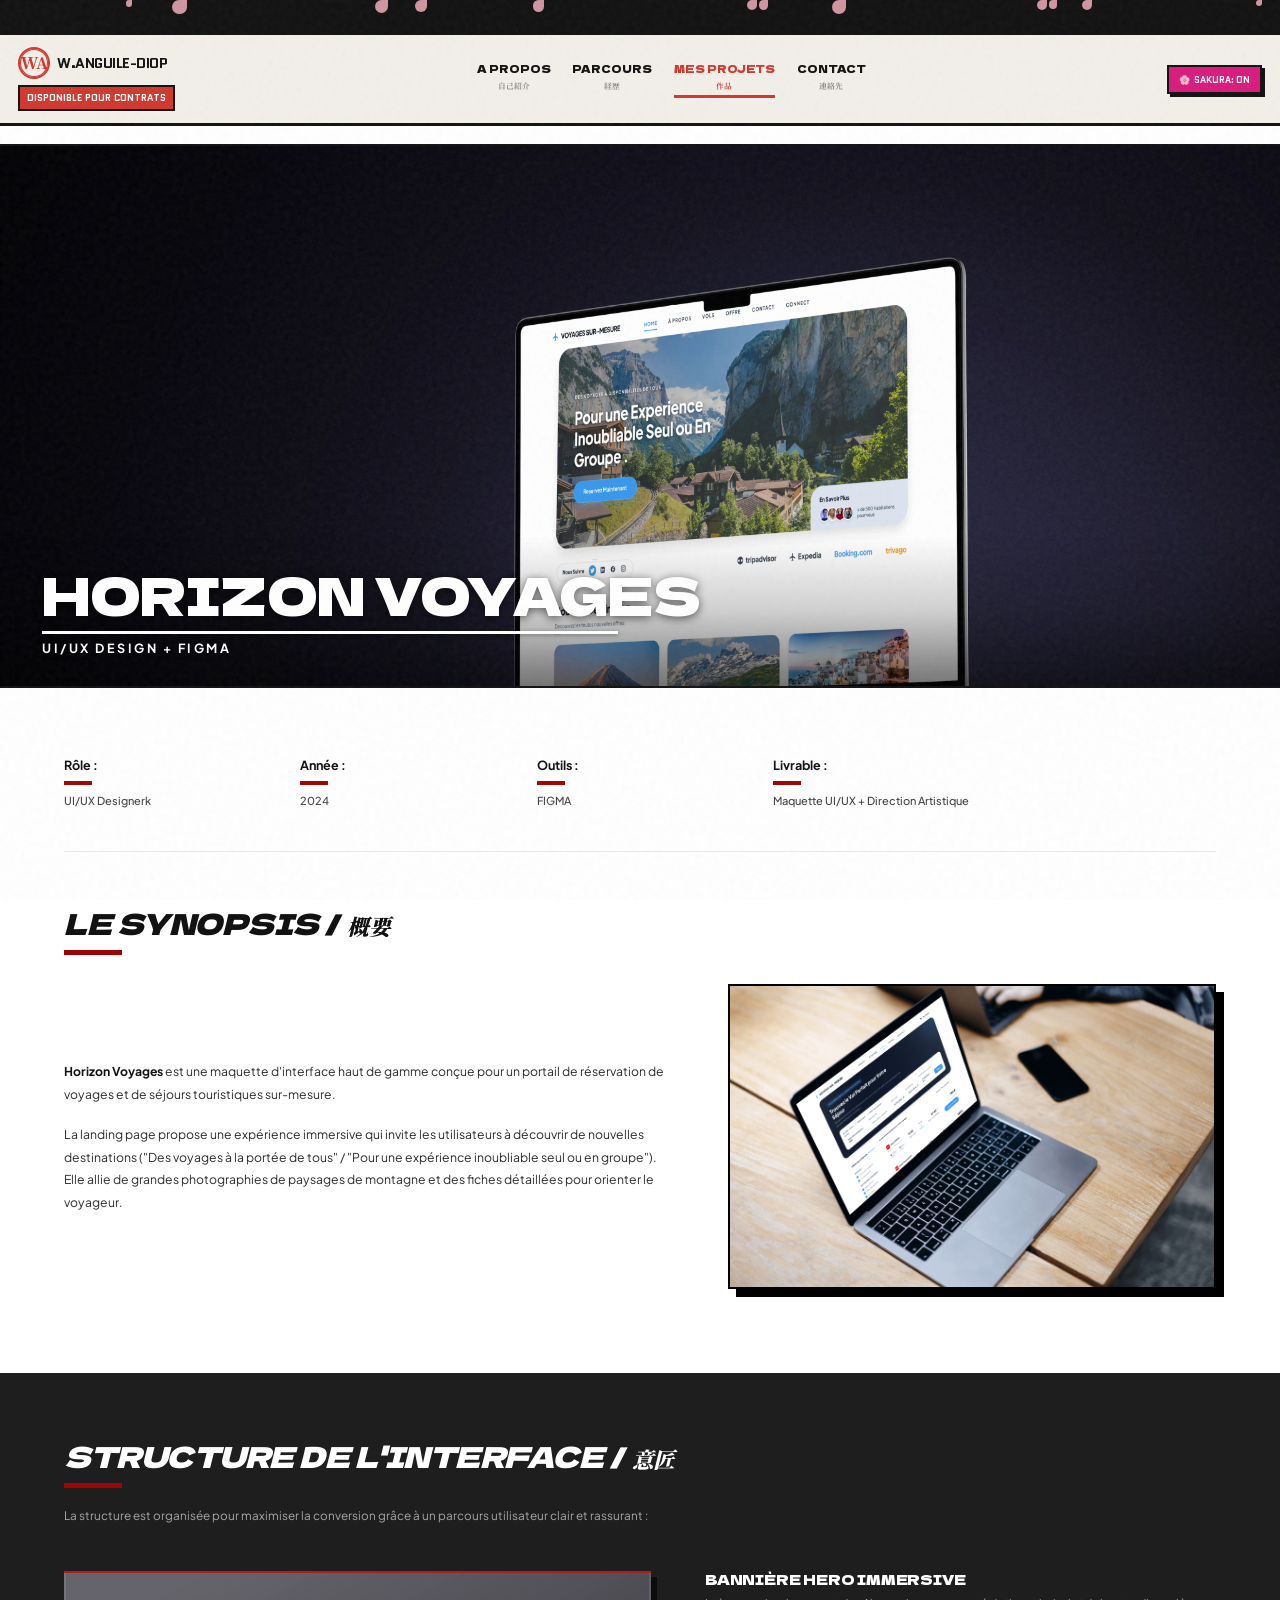
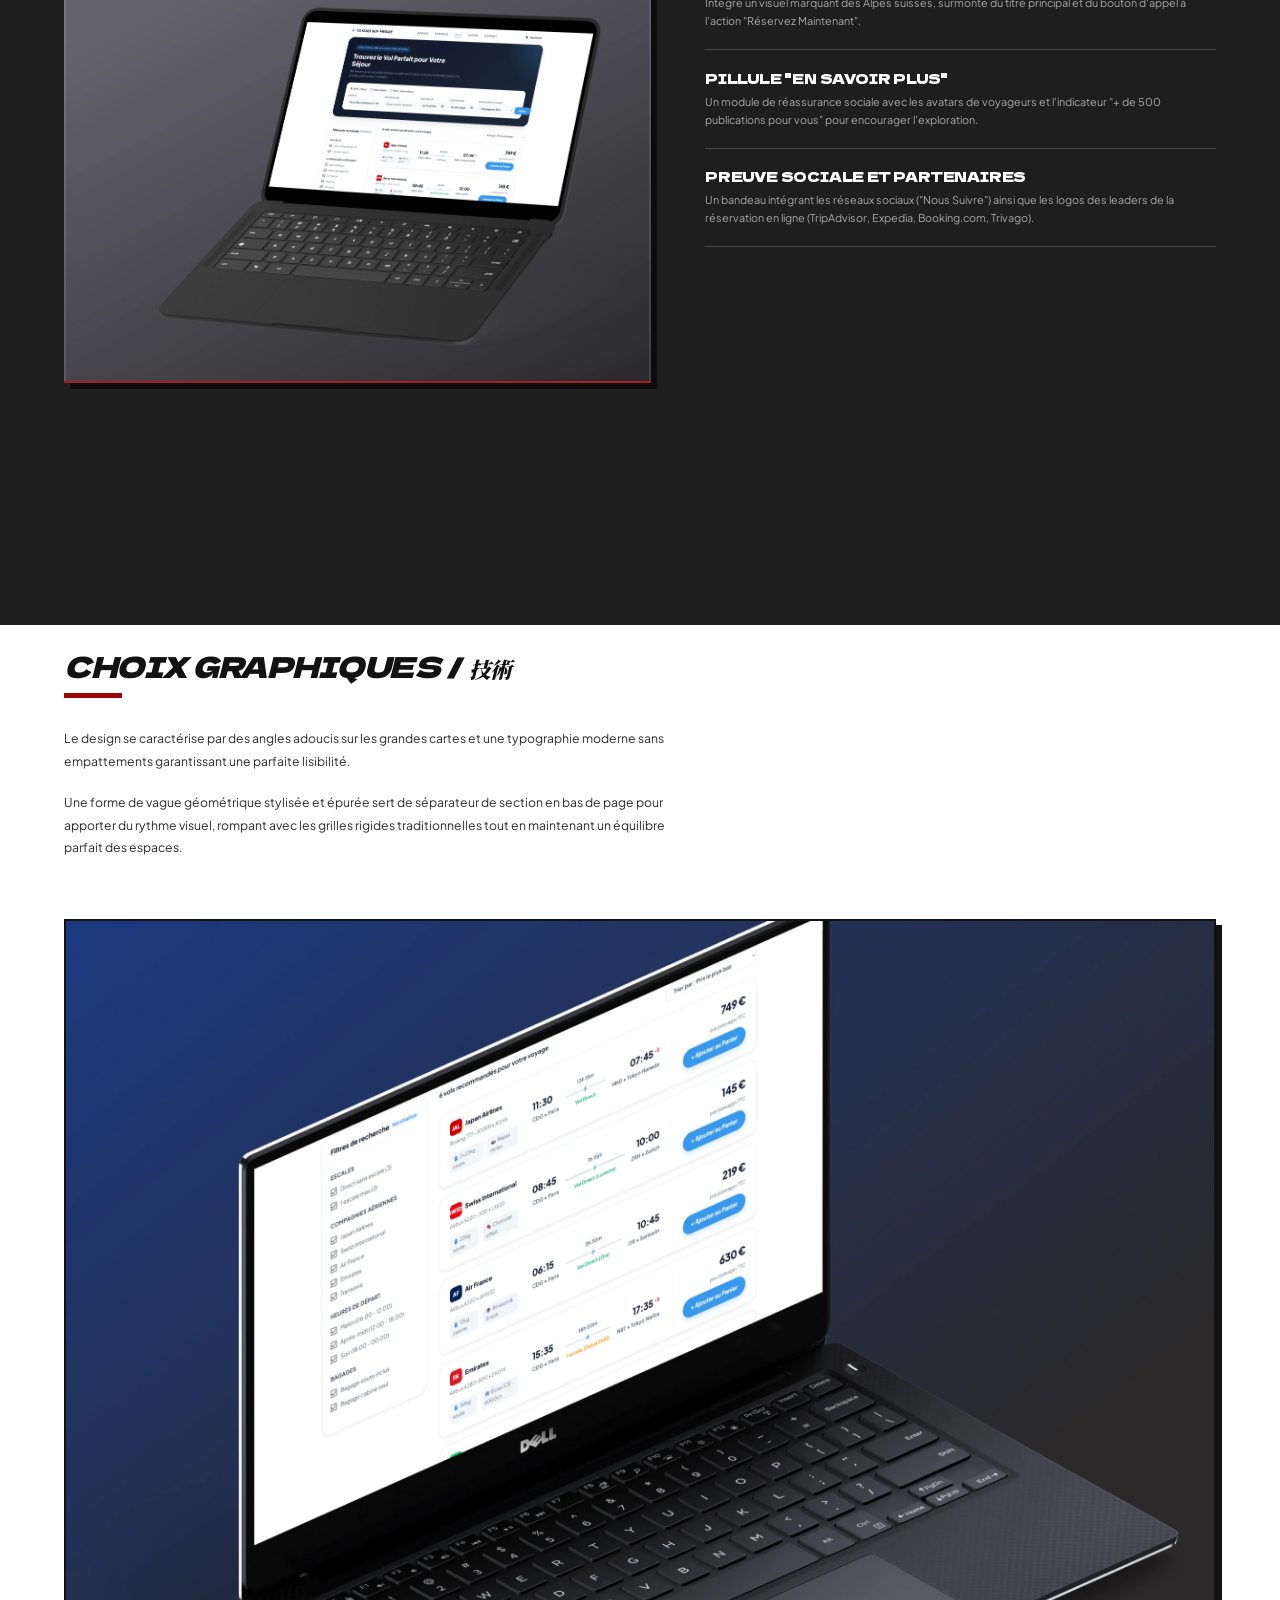
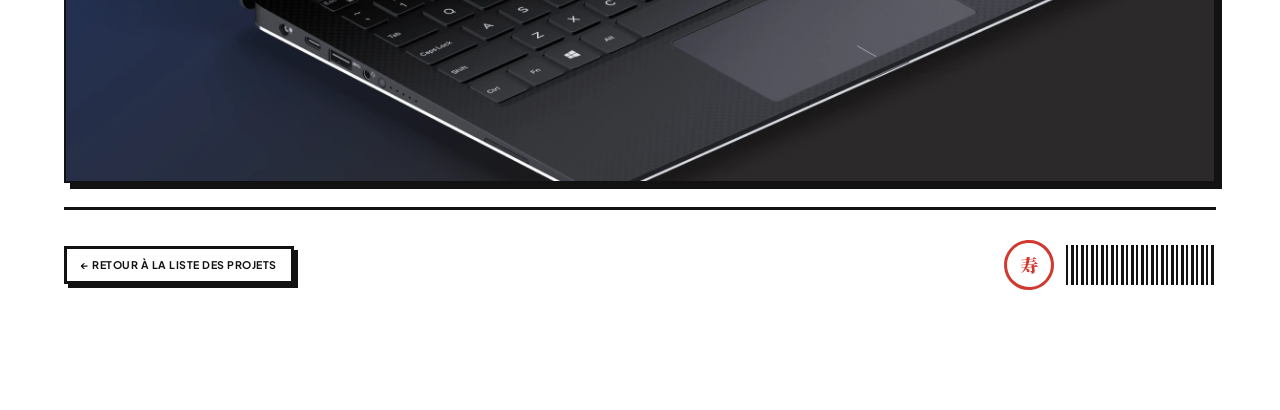
<file: project-Horizon1.html>
<!DOCTYPE html>
<html lang="fr">
<head>
    <meta charset="UTF-8">
    <meta name="viewport" content="width=device-width, initial-scale=1.0">
    <title>Projet Horizon — William Anguile-Diop</title>
    <!-- Google Fonts avec Dela Gothic One et Plus Jakarta Sans -->
    <link rel="preconnect" href="https://fonts.googleapis.com">
    <link rel="preconnect" href="https://fonts.gstatic.com" crossorigin>
    <link href="https://fonts.googleapis.com/css2?family=Dela+Gothic+One&family=Noto+Serif+JP:ital,wght@0,600;0,900;1,700&family=Orbitron:wght@700;900&family=Plus+Jakarta+Sans:ital,wght@0,400;0,500;0,600;0,700;0,800;1,400;1,700&family=Quantico:wght@700&family=Space+Grotesk:ital,wght@0,400;0,500;0,700;1,700&display=swap" rel="stylesheet">
    <link rel="stylesheet" href="style.css?v=24">
    <style>
        /* ==========================================================================
           REFONTE TYPOGRAPHIQUE - PROJET VVA
           - Gros titres : 'Dela Gothic One', cursive, sans-serif
           - Petits textes : 'Plus Jakarta Sans', sans-serif
           Couleurs : Blanc pur (#FFF), Noir (#121212 / #1E1E1E), Rouge (#A10404), Gris (#D3D3D3)
           ========================================================================== */

        .vva-main-wrapper {
            background-color: #ffffff;
            color: #121212;
            width: 100%;
            font-family: 'Plus Jakarta Sans', -apple-system, BlinkMacSystemFont, 'Segoe UI', Roboto, sans-serif;
        }

        .vva-container {
            max-width: 1200px;
            margin: 0 auto;
            padding: 0 2rem;
        }

        /* 1. HERO BANNER PLEINE LARGEUR (WIDTH 100%) */
        .vva-hero-section {
            width: 100%;
            margin: 1.5rem 0 3rem 0;
            padding: 0;
            position: relative;
            background-color: #d8cfc4;
            border-top: 2.5px solid #121212;
            border-bottom: 2.5px solid #121212;
            overflow: hidden;
        }

        .vva-hero-frame {
            position: relative;
            width: 100%;
            line-height: 0;
        }

        .vva-hero-img {
            width: 100%;
            height: auto;
            max-height: 60vh;
            display: block;
            object-fit: cover;
            object-position: center 25%;
        }

        /* Superposition Titre Hero (Dela Gothic One + Plus Jakarta Sans) */
        .vva-hero-overlay {
            position: absolute;
            bottom: 0;
            left: 0;
            width: 100%;
            padding: 2.5rem 3.5rem;
            background: linear-gradient(to top, rgba(0, 0, 0, 0.55) 0%, rgba(0, 0, 0, 0.18) 50%, transparent 100%);
            pointer-events: none;
            line-height: normal;
        }

        .vva-hero-overlay-inner {
            max-width: 1200px;
            margin: 0 auto;
            display: flex;
            flex-direction: column;
            align-items: flex-start;
        }

        .vva-hero-title {
            font-family: 'Dela Gothic One', cursive, sans-serif;
            font-weight: 400;
            font-size: clamp(2.2rem, 5.5vw, 4.4rem);
            color: #ffffff;
            text-transform: uppercase;
            letter-spacing: -0.5px;
            margin: 0;
            line-height: 1.05;
            text-shadow: 0 2px 10px rgba(0, 0, 0, 0.6);
        }

        .vva-hero-line {
            width: clamp(280px, 45vw, 680px);
            height: 3px;
            background-color: #ffffff;
            margin: 0.8rem 0 0.6rem 0;
            box-shadow: 0 1px 4px rgba(0, 0, 0, 0.4);
        }

        .vva-hero-subtitle {
            font-family: 'Plus Jakarta Sans', sans-serif;
            font-weight: 700;
            font-size: clamp(0.75rem, 1.4vw, 1.05rem);
            color: #ffffff;
            text-transform: uppercase;
            letter-spacing: 2.5px;
            line-height: 1.2;
            text-shadow: 0 1px 6px rgba(0, 0, 0, 0.5);
        }

        /* 2. BANDEAU DE MÉTADONNÉES (5 COLONNES) */
        .vva-meta-strip {
            display: grid;
            grid-template-columns: repeat(5, 1fr);
            gap: 2.5rem;
            padding: 2.5rem 0 3.5rem 0;
            border-bottom: 1px solid #eaeaea;
        }

        .vva-meta-item {
            display: flex;
            flex-direction: column;
        }

        .vva-meta-label {
            font-family: 'Plus Jakarta Sans', sans-serif;
            font-weight: 700;
            font-size: 1.05rem;
            color: #121212;
            display: inline-block;
            margin-bottom: 0.6rem;
            position: relative;
        }

        .vva-meta-label-line {
            width: 28px;
            height: 3.5px;
            background-color: #a10404;
            margin-top: 5px;
        }

        .vva-meta-val {
            font-family: 'Plus Jakarta Sans', sans-serif;
            font-size: 0.92rem;
            line-height: 1.55;
            color: #444444;
            font-weight: 500;
        }

        /* 3. SECTION 1 : LE SYNOPSIS / 概要 */
        .vva-synopsis-section {
            padding: 4.5rem 0 5rem 0;
        }

        .vva-title-group {
            margin-bottom: 2.5rem;
        }

        h2 {
            font-style: italic;
        }

        .vva-italic-title {
            font-family: 'Dela Gothic One', cursive, sans-serif;
            font-style: italic;
            font-weight: 400;
            font-size: clamp(1.8rem, 3.5vw, 2.4rem);
            color: #121212;
            margin: 0;
            display: inline-flex;
            align-items: baseline;
            gap: 0.8rem;
            letter-spacing: -0.5px;
            line-height: 1.15;
            text-transform: uppercase;
        }

        .vva-italic-title .ja-kanji {
            font-family: var(--font-japanese);
            font-weight: 900;
            font-size: 1.8rem;
            color: #121212;
        }

        .vva-underline-red {
            width: 58px;
            height: 5px;
            background-color: #a10404;
            margin-top: 8px;
        }

        .vva-synopsis-grid {
            display: grid;
            grid-template-columns: 1.25fr 1fr;
            gap: 4.5rem;
            align-items: center;
        }

        .vva-synopsis-text p {
            font-family: 'Plus Jakarta Sans', sans-serif;
            font-size: 1.02rem;
            line-height: 1.85;
            color: #2b2b2b;
            margin-bottom: 1.5rem;
            font-weight: 400;
        }

        .vva-synopsis-text p strong {
            font-weight: 700;
            color: #121212;
        }

        .vva-synopsis-text p:last-child {
            margin-bottom: 0;
        }

        .vva-dev-grid {
            display: grid;
            grid-template-columns: 1.25fr 1fr;
            gap: 4.5rem;
            align-items: center;
        }

        .vva-dev-text p {
            font-family: 'Plus Jakarta Sans', sans-serif;
            font-size: 1.02rem;
            line-height: 1.85;
            color: #2b2b2b;
            margin-bottom: 1.5rem;
            font-weight: 400;
        }

        .vva-dev-text p strong {
            font-weight: 700;
            color: #121212;
        }

        .vva-dev-text p:last-child {
            margin-bottom: 0;
        }

        /* Boîte grise avec ombre portée brutaliste noire */
        .vva-synopsis-box {
            background-color: #d3d3d3;
            border: 2.5px solid #000000;
            box-shadow: 8px 8px 0px #000000;
            width: 100%;
            aspect-ratio: 16/10;
            display: flex;
            align-items: center;
            justify-content: center;
            position: relative;
            overflow: hidden;
            transition: transform 0.25s ease, box-shadow 0.25s ease;
        }

        .vva-synopsis-box:hover {
            transform: translate(-3px, -3px);
            box-shadow: 12px 12px 0px #a10404;
        }

        .vva-synopsis-box img {
            width: 100%;
            height: 100%;
            object-fit: cover;
            display: block;
            filter: contrast(105%);
        }

        /* 4. SECTION 2 : IDENTITÉ & CONCEPTION / 意匠 (BLOC SOMBRE) */
        .vva-dark-section {
            background-color: #1e1e1e;
            color: #ffffff;
            padding: 5.5rem 0;
            margin: 2rem 0;
        }

        .vva-dark-title {
            font-family: 'Dela Gothic One', cursive, sans-serif;
            font-style: italic;
            font-weight: 400;
            font-size: clamp(1.8rem, 3.5vw, 2.4rem);
            color: #ffffff;
            margin: 0;
            display: inline-flex;
            align-items: baseline;
            gap: 0.8rem;
            letter-spacing: -0.5px;
            line-height: 1.15;
            text-transform: uppercase;
        }

        .vva-dark-title .ja-kanji {
            font-family: var(--font-japanese);
            font-weight: 900;
            font-size: 1.8rem;
            color: #ffffff;
        }

        .vva-dark-intro {
            font-family: 'Plus Jakarta Sans', sans-serif;
            font-size: 0.98rem;
            line-height: 1.7;
            color: #a8a8a8;
            max-width: 820px;
            margin: 1.5rem 0 3.8rem 0;
            font-weight: 400;
        }

        .vva-dark-grid {
            display: grid;
            grid-template-columns: 1.15fr 1fr;
            gap: 4.5rem;
            align-items: start;
        }

        /* Grand carré rouge vermillon à gauche (Section 2 - Identité & Conception) */
        .vva-red-showcase-box {
            background-color: #a10404;
            background-image: url('Horizon Mockup Main 2.webp');
            background-size: cover;
            background-position: center;
            background-repeat: no-repeat;
            aspect-ratio: 1/1;
            width: 100%;
            height: 70%;
            box-shadow: 6px 6px 0px rgba(0, 0, 0, 0.6);
            display: flex;
            align-items: center;
            justify-content: center;
            position: relative;
            overflow: hidden;
            border: 2px solid rgba(255, 255, 255, 0.1);
            transition: transform 0.3s ease, box-shadow 0.3s ease;
        }

        .vva-red-showcase-box:hover {
            transform: translate(-3px, -3px);
            box-shadow: 10px 10px 0px #ffffff;
        }

        /* 3 items verticaux à droite avec séparateurs */
        .vva-features-col {
            display: flex;
            flex-direction: column;
        }

        .vva-feature-block {
            padding-bottom: 1.6rem;
            margin-bottom: 1.6rem;
            border-bottom: 1px solid rgba(255, 255, 255, 0.2);
        }

        .vva-feature-block:last-child {
            border-bottom: 1px solid rgba(255, 255, 255, 0.2);
            margin-bottom: 0;
        }

        .vva-feature-heading {
            font-family: 'Dela Gothic One', cursive, sans-serif;
            font-weight: 400;
            font-size: 1.15rem;
            color: #ffffff;
            margin-bottom: 0.5rem;
            letter-spacing: -0.2px;
            line-height: 1.25;
            text-transform: uppercase;
        }

        .vva-feature-paragraph {
            font-family: 'Plus Jakarta Sans', sans-serif;
            font-size: 0.9rem;
            line-height: 1.65;
            color: #a8a8a8;
            margin: 0;
            font-weight: 400;
        }

        /* 2 métriques en bas de la section sombre */
        .vva-metrics-grid {
            display: grid;
            grid-template-columns: 1fr 1fr;
            gap: 4.5rem;
            margin-top: 4.5rem;
        }

        .vva-metric-item {
            display: flex;
            flex-direction: column;
        }

        .vva-metric-title {
            font-family: 'Dela Gothic One', cursive, sans-serif;
            font-weight: 400;
            font-size: 1.45rem;
            color: #a10404;
            text-transform: uppercase;
            letter-spacing: -0.3px;
        }

        .vva-metric-divider {
            width: 100%;
            max-width: 340px;
            height: 2px;
            background-color: rgba(255, 255, 255, 0.35);
            margin: 0.7rem 0 0.8rem 0;
        }

        .vva-metric-desc {
            font-family: 'Plus Jakarta Sans', sans-serif;
            font-size: 0.88rem;
            color: #a8a8a8;
            text-transform: uppercase;
            letter-spacing: 0.5px;
            margin: 0;
            font-weight: 600;
        }

        /* 5. SECTION 3 : GALERIE (3 BLOCS DE LA MAQUETTE) */
        .vva-gallery-section {
            padding: 5rem 0 6rem 0;
        }

        /* Grand bloc horizontal supérieur */
        .vva-gallery-wide-box {
            background-color: #a10404;
            background-image: url('Horizon Vol 2 Mockup.webp');
            background-size: cover;
            background-position: center;
            background-repeat: no-repeat;
            width: 100%;
            height: auto;
            aspect-ratio: 4/3;
            margin-bottom: 2rem;
            box-shadow: 6px 6px 0px #121212;
            border: 2px solid #121212;
            overflow: hidden;
            position: relative;
            transition: transform 0.25s ease, box-shadow 0.25s ease;
        }

        .vva-gallery-wide-box:hover {
            transform: translate(-3px, -3px);
            box-shadow: 10px 10px 0px #121212;
        }

        /* Grille 2 colonnes avec 2 blocs inférieurs */
        .vva-gallery-pair-grid {
            display: grid;
            grid-template-columns: 1fr 1fr;
            gap: 2rem;
        }

        .vva-gallery-half-box {
            background-color: #a10404;
            background-size: cover;
            background-position: center;
            background-repeat: no-repeat;
            width: 100%;
            height: auto;
            aspect-ratio: 1/1;
            box-shadow: 6px 6px 0px #121212;
            border: 2px solid #121212;
            overflow: hidden;
            position: relative;
            transition: transform 0.40s ease, box-shadow 0.40s ease;
        }

        .vva-gallery-half-box.box-left {
            background-image: url('Mockup Page Mes Resa VVA.webp');
            background-position: center;
        }

        .vva-gallery-half-box.box-right {
            background-image: url('Mockup Page Resa VVA.webp');
            background-position: center 25%;
        }

        .vva-gallery-half-box:hover {
            transform: translate(-3px, -3px);
            box-shadow: 10px 10px 0px #121212;
        }

        /* 6. FOOTER DE LA PAGE & BOUTONS D'ACTION */
        .vva-footer-cta {
            display: flex;
            justify-content: space-between;
            align-items: center;
            padding: 2.5rem 0 4rem 0;
            border-top: 3px solid #121212;
            margin-top: 2rem;
            flex-wrap: wrap;
            gap: 1.5rem;
        }

        .back-nav {
            margin-bottom: 1.5rem;
            max-width: 1200px;
            margin-left: auto;
            margin-right: auto;
            padding: 0 2rem;
        }

        .back-link {
            font-family: 'Plus Jakarta Sans', sans-serif;
            font-weight: 700;
            font-size: 0.88rem;
            letter-spacing: 0.5px;
            color: var(--text-dark);
            text-decoration: none;
            display: inline-flex;
            align-items: center;
            gap: 0.8rem;
            border: 3px solid var(--text-dark);
            padding: 0.6rem 1.2rem;
            transition: all 0.2s ease;
            box-shadow: 4px 4px 0px 0px var(--text-dark);
            background-color: #ffffff;
            text-transform: uppercase;
        }

        .back-link:hover {
            transform: translate(-3px, -3px);
            box-shadow: 7px 7px 0px 0px var(--accent-red);
            border-color: var(--accent-red);
            color: var(--accent-red);
        }

        .project-detail-footer {
            border-top: 4px solid var(--text-dark);
            margin-top: 3rem;
            padding-top: 2rem;
            display: flex;
            justify-content: space-between;
            align-items: center;
            flex-wrap: wrap;
            gap: 1.5rem;
        }

        .project-footer-stamp {
            display: flex;
            align-items: center;
            gap: 1rem;
        }

        .project-footer-stamp-circle {
            width: 50px;
            height: 50px;
            border: 3px solid var(--accent-red);
            color: var(--accent-red);
            font-family: var(--font-japanese);
            font-size: 1.5rem;
            font-weight: 900;
            display: flex;
            align-items: center;
            justify-content: center;
            border-radius: 50%;
            transform: rotate(-5deg);
        }

        .project-footer-barcode {
            height: 40px;
            width: 150px;
            background: repeating-linear-gradient(90deg, 
                var(--text-dark), 
                var(--text-dark) 2px, 
                transparent 2px, 
                transparent 5px, 
                var(--text-dark) 5px, 
                var(--text-dark) 8px, 
                transparent 8px, 
                transparent 10px
            );
        }

        /* ==========================================================================
           RESPONSIVE DESIGN
           ========================================================================== */
        @media (max-width: 1024px) {
            .vva-meta-strip {
                grid-template-columns: repeat(3, 1fr);
                gap: 2rem;
            }
            .vva-synopsis-grid {
                grid-template-columns: 1fr;
                gap: 3rem;
            }
            .vva-dark-grid {
                grid-template-columns: 1fr;
                gap: 3rem;
            }
            .vva-metrics-grid {
                grid-template-columns: 1fr 1fr;
                gap: 2.5rem;
            }
            .vva-gallery-pair-grid {
                grid-template-columns: 1fr 1fr;
            }
        }

        @media (max-width: 768px) {
            .vva-container, .back-nav {
                padding: 0 1.2rem;
            }
            .vva-hero-overlay {
                padding: 1.5rem 1.2rem;
            }
            .vva-meta-strip {
                grid-template-columns: 1fr;
                gap: 1.5rem;
            }
            .vva-dark-section {
                padding: 3.5rem 0;
            }
            .vva-metrics-grid {
                grid-template-columns: 1fr;
                gap: 2rem;
            }
            .vva-gallery-wide-box {
                aspect-ratio: 4/3;
            }
            .vva-gallery-pair-grid {
                grid-template-columns: 1fr;
                gap: 1.5rem;
            }
            .vva-italic-title, .vva-dark-title {
                font-size: 1.8rem;
            }
            .vva-footer-cta {
                flex-direction: column;
                align-items: stretch;
            }
        }

        /* ==========================================================================
           ANIMATIONS D'APPARITION (FADE IN DE GAUCHE À DROITE)
           ========================================================================== */
        .fade-in-left {
            opacity: 0;
            transform: translateX(var(--anim-distance-fade, -45px));
            transition: opacity var(--anim-duration-text, 1400ms) var(--anim-ease-fade, ease-in-out), 
                        transform var(--anim-duration-text, 1400ms) var(--anim-ease-fade, ease-in-out);
            will-change: opacity, transform;
        }

        .fade-in-left.is-visible {
            opacity: 1;
            transform: translateX(0);
        }

        /* Durée spécifique pour les images et conteneurs visuels (1200ms) */
        img.fade-in-left,
        picture.fade-in-left,
        video.fade-in-left,
        .fade-in-left:has(img),
        .fade-in-left:has(picture),
        .fade-in-left:has(video),
        .vva-hero-img.fade-in-left,
        .vva-hero-section.fade-in-left,
        .vva-synopsis-box.fade-in-left,
        .vva-red-showcase-box.fade-in-left,
        .fade-in-left.anim-img,
        .fade-in-left.anim-image {
            transition-duration: var(--anim-duration-img, 1200ms);
        }

        /* Durée spécifique pour les textes (1400ms) */
        h1.fade-in-left,
        h2.fade-in-left,
        h3.fade-in-left,
        h4.fade-in-left,
        h5.fade-in-left,
        h6.fade-in-left,
        p.fade-in-left,
        span.fade-in-left,
        a.fade-in-left,
        .vva-title-group.fade-in-left,
        .vva-meta-item.fade-in-left,
        .vva-feature-block.fade-in-left,
        .vva-metric-item.fade-in-left,
        .vva-footer-cta.fade-in-left,
        .fade-in-left.anim-text {
            transition-duration: var(--anim-duration-text, 1400ms);
        }

        /* Délais échelonnés (stagger) */
        .delay-1 { transition-delay: var(--anim-delay-1, 0.1s); }
        .delay-2 { transition-delay: var(--anim-delay-2, 0.2s); }
        .delay-3 { transition-delay: var(--anim-delay-3, 0.3s); }
        .delay-4 { transition-delay: var(--anim-delay-4, 0.4s); }
        .delay-5 { transition-delay: var(--anim-delay-5, 0.5s); }
        .delay-6 { transition-delay: var(--anim-delay-6, 0.6s); }

        /* ==========================================================================
           RESTAURATION DES ANIMATIONS DES OMBRES ET EFFETS DE SURVOL DES IMAGES
           ========================================================================== */
        /* Section Identité & Conception : L'image reste statique (pas de fade-in), avec ombre et survol complets */
        .vva-dark-section .vva-red-showcase-box {
            opacity: 1 !important;
            transform: none !important;
            transition: transform 0.3s ease, box-shadow 0.3s ease !important;
        }

        /* Boîte synopsis (image) : restauration de l'animation de l'ombre portée */
        .vva-synopsis-box {
            transition: transform 0.25s ease, box-shadow 0.25s ease, opacity var(--anim-duration-img, 1200ms) var(--anim-ease-fade, ease-in-out) !important;
        }
        .vva-synopsis-box:hover,
        .vva-synopsis-box.fade-in-left.is-visible:hover {
            transform: translate(-3px, -3px) !important;
            box-shadow: 12px 12px 0px #a10404 !important;
        }
        .vva-synopsis-box img {
            transition: transform 0.3s ease;
        }
        .vva-synopsis-box:hover img {
            transform: scale(1.02);
        }

        /* Boîtes rouges showcase & galerie : restauration de l'animation des ombres au survol */
        .vva-red-showcase-box {
            transition: transform 0.3s ease, box-shadow 0.3s ease, opacity var(--anim-duration-img, 1200ms) var(--anim-ease-fade, ease-in-out) !important;
        }
        .vva-red-showcase-box:hover,
        .vva-red-showcase-box.fade-in-left.is-visible:hover {
            transform: translate(-3px, -3px) !important;
            box-shadow: 10px 10px 0px #ffffff !important;
        }

        .vva-gallery-wide-box {
            transition: transform 0.25s ease, box-shadow 0.25s ease, opacity var(--anim-duration-img, 1200ms) var(--anim-ease-fade, ease-in-out) !important;
        }
        .vva-gallery-wide-box:hover,
        .vva-gallery-wide-box.fade-in-left.is-visible:hover {
            transform: translate(-3px, -3px) !important;
            box-shadow: 10px 10px 0px #121212 !important;
        }

        .vva-gallery-half-box {
            transition: transform 0.40s ease, box-shadow 0.40s ease, opacity var(--anim-duration-img, 1200ms) var(--anim-ease-fade, ease-in-out) !important;
        }
        .vva-gallery-half-box:hover,
        .vva-gallery-half-box.fade-in-left.is-visible:hover {
            transform: translate(-3px, -3px) !important;
            box-shadow: 10px 10px 0px #121212 !important;
        }

        @media (prefers-reduced-motion: reduce) {
            .fade-in-left {
                opacity: 1 !important;
                transform: none !important;
                transition: none !important;
            }
        }
    </style>
</head>
<body>
    <!-- Écran de Chargement Brutaliste -->
    <div id="brutalist-loader">
        <div class="loader-content">
            <div class="logo-area loader-logo">
                <div class="hanko-stamp">WA</div>
                <div lang="ja" class="logo-subtitle">ウィリアム</div>
            </div>
            <div class="loader-progress-box">
                <div class="loader-progress-bar"></div>
            </div>
            <div class="loader-status">INITIALIZING...</div>
        </div>
    </div>
    
    <!-- Overlays & Anim -->
    <div class="paper-overlay"></div>
    <div id="sakura-container"></div>
    
    <div class="app-container no-sidebar">
        <!-- Zone Principale de Contenu -->
        <main class="main-content">
            
            <!-- En-tête Supérieur (Fixe) -->
            <header class="main-header">
                <div class="header-banner">
                    <span class="banner-ticker">
                        PROJETS DISPONIBLES • UI/UX CONCEPTION • DISPONIBLE POUR CONTRATS • CREATIVE DESIGN • GRID SYSTEMS • JAPANESE INSPIRATION • 
                        PROJETS DISPONIBLES • UI/UX CONCEPTION • DISPONIBLE POUR CONTRATS • CREATIVE DESIGN • GRID SYSTEMS • JAPANESE INSPIRATION • 
                    </span>
                </div>

                <div class="header-main-title">
                    <div class="title-left">
                        <a href="index.html" class="header-logo-link" style="text-decoration: none; color: inherit; display: inline-block;">
                            <div class="mobile-logo-area">
                                <div class="mobile-logo-stamp">WA</div>
                                <span class="mobile-logo-title">W.ANGUILE-DIOP</span>
                            </div>
                        </a>
                        <span class="subtitle-badge">DISPONIBLE POUR CONTRATS</span>
                    </div>
                    <nav class="classic-nav">
                        <a href="index.html#tab-intro" class="nav-link">
                            <span class="nav-text">A PROPOS</span>
                            <span lang="ja" class="nav-ja">自己紹介</span>
                        </a>
                        <a href="index.html#tab-experience" class="nav-link">
                            <span class="nav-text">PARCOURS</span>
                            <span lang="ja" class="nav-ja">経歴</span>
                        </a>
                        <a href="index.html#tab-projects" class="nav-link active">
                            <span class="nav-text">MES PROJETS</span>
                            <span lang="ja" class="nav-ja">作品</span>
                        </a>
                        <a href="index.html#tab-contact" class="nav-link">
                            <span class="nav-text">CONTACT</span>
                            <span lang="ja" class="nav-ja">連絡先</span>
                        </a>
                    </nav>
                    <div class="title-right">
                        <div class="utility-controls">
                            <!-- Contrôle Sakura -->
                            <button id="toggle-sakura" class="util-btn active" title="Activer/Désactiver Sakura" aria-pressed="true">
                                <span class="btn-icon">🌸</span>
                                <span class="btn-text">SAKURA: ON</span>
                            </button>
                            <!-- Bouton Menu Burger Mobile -->
                            <button id="mobile-burger-btn" class="burger-btn" aria-label="Ouvrir le menu" aria-expanded="false">
                                <span class="burger-line"></span>
                                <span class="burger-line"></span>
                                <span class="burger-line"></span>
                            </button>
                        </div>
                    </div>
                </div>
            </header>

            <!-- Conteneur Principal Défilant VVA -->
            <div class="vva-main-wrapper">
                
                <!-- Bouton Retour -->
               

                <!-- 1. HERO BANNER PLEINE LARGEUR (WIDTH: 100%) AVEC DELA GOTHIC ONE -->
                <section class="vva-hero-section fade-in-left">
                   
                    <div class="vva-hero-frame">
                        
                        <img src="Horizon Vol Main Mockup.webp" alt="Projet VVA — Interface Design / Dev" class="vva-hero-img fade-in-left">
                        
                        <div class="vva-hero-overlay">
                            <div class="vva-hero-overlay-inner">
                                <h1 class="vva-hero-title fade-in-left delay-1">Horizon Voyages</h1>
                                <div class="vva-hero-line fade-in-left delay-2"></div>
                                <span class="vva-hero-subtitle fade-in-left delay-3">UI/UX DESIGN + FIGMA</span>
                            </div>
                        </div>
                    </div>
                </section>

                <div class="vva-container">
                    <!-- 2. BANDEAU DE MÉTADONNÉES (5 COLONNES EN PLUS JAKARTA SANS) -->
                    <section class="vva-meta-strip">
                        <div class="vva-meta-item fade-in-left delay-1">
                            <div class="vva-meta-label">
                                Rôle :
                                <div class="vva-meta-label-line"></div>
                            </div>
                            <div class="vva-meta-val">UI/UX Designerk</div>
                        </div>
                        <div class="vva-meta-item fade-in-left delay-2">
                            <div class="vva-meta-label">
                                Année :
                                <div class="vva-meta-label-line"></div>
                            </div>
                            <div class="vva-meta-val">2024</div>
                        </div>
                       
                        <div class="vva-meta-item fade-in-left delay-4">
                            <div class="vva-meta-label">
                                Outils :
                                <div class="vva-meta-label-line"></div>
                            </div>
                            <div class="vva-meta-val">FIGMA</div>
                        </div>
                        <div class="vva-meta-item fade-in-left delay-5">
                            <div class="vva-meta-label">
                                Livrable :
                                <div class="vva-meta-label-line"></div>
                            </div>
                            <div class="vva-meta-val">Maquette UI/UX + Direction Artistique</div>
                        </div>
                    </section>

                    <!-- 3. SECTION 1 : LE SYNOPSIS / 概要 (DELA GOTHIC ONE + PLUS JAKARTA SANS) -->
                    <section class="vva-synopsis-section">
                        <div class="vva-title-group fade-in-left">
                            <h2 class="vva-italic-title">
                                Le Synopsis / <span lang="ja" class="ja-kanji">概要</span>
                            </h2>
                            <div class="vva-underline-red"></div>
                        </div>

                        <div class="vva-synopsis-grid">
                            <div class="vva-synopsis-text">
                                <p class="fade-in-left delay-1">
                                    <strong>Horizon Voyages</strong>  est une maquette d'interface haut de gamme conçue pour un portail de réservation de voyages et de séjours touristiques sur-mesure.
                                </p>
                                <p class="fade-in-left delay-2">
                                    La landing page propose une expérience immersive qui invite les utilisateurs à découvrir de nouvelles destinations ("Des voyages à la portée de tous" / "Pour une expérience inoubliable seul ou en groupe"). Elle allie de grandes photographies de paysages de montagne et des fiches détaillées pour orienter le voyageur.
                              
                            </div>

                            <div class="vva-synopsis-box fade-in-left delay-2">
                                <img src="Horizon Vol Mockup.webp" alt="Aperçu de la plateforme initiale VVA">
                            </div>
                        </div>
                    </section>
                </div>

                <!-- 4. SECTION 2 : IDENTITÉ & CONCEPTION / 意匠 (BLOC SOMBRE) -->
                <section class="vva-dark-section">
                    <div class="vva-container">
                        <div class="vva-title-group fade-in-left">
                            <h2 class="vva-dark-title">
                                Structure de l'Interface / <span lang="ja" class="ja-kanji">意匠</span>
                            </h2>
                            <div class="vva-underline-red"></div>
                            <p class="vva-dark-intro fade-in-left delay-1">
                                La structure est organisée pour maximiser la conversion grâce à un parcours utilisateur clair et rassurant :
                        </div>

                        <div class="vva-dark-grid">
                            <!-- Carré rouge vermillon à gauche -->
                            <div class="vva-red-showcase-box"></div>

                            <!-- 3 items verticaux à droite (Titres en Dela Gothic One, Textes en Plus Jakarta Sans) -->
                            <div class="vva-features-col">
                                <div class="vva-feature-block fade-in-left delay-2">
                                    <h3 class="vva-feature-heading">Bannière Hero Immersive</h3>
                                    <p class="vva-feature-paragraph">
                                        Intègre un visuel marquant des Alpes suisses, surmonté du titre principal et du bouton d'appel à l'action "Réservez Maintenant".
                                    </p>
                                </div>
                                <div class="vva-feature-block fade-in-left delay-3">
                                    <h3 class="vva-feature-heading">Pillule "En Savoir Plus"</h3>
                                    <p class="vva-feature-paragraph">
                                        Un module de réassurance sociale avec les avatars de voyageurs et l'indicateur "+ de 500 publications pour vous" pour encourager l'exploration.
                                    </p>
                                </div>
                                <div class="vva-feature-block fade-in-left delay-4">
                                    <h3 class="vva-feature-heading">Preuve Sociale et Partenaires  </h3>
                                    <p class="vva-feature-paragraph">
                                        Un bandeau intégrant les réseaux sociaux ("Nous Suivre") ainsi que les logos des leaders de la réservation en ligne (TripAdvisor, Expedia, Booking.com, Trivago).
                                    </p>
                                </div>
                            </div>
                        </div>
                    </div>
                </section>

                <!-- 5. SECTION 4 : DEV ET BASE DE DONNEES -->
                <div class="vva-container">
                    <section class="vva-dev-section">
                        <div class="vva-title-group fade-in-left">
                            <h2 class="vva-italic-title">
                                Choix Graphiques / <span lang="ja" class="ja-kanji">技術</span>
                            </h2>
                            <div class="vva-underline-red"></div>
                        </div>

                        <div class="vva-synopsis-grid">
                            <div class="vva-synopsis-text">
                                <p class="fade-in-left delay-1">
                                    Le design se caractérise par des angles adoucis sur les grandes cartes et une typographie moderne sans empattements garantissant une parfaite lisibilité.
                                </p>
                                <p class="fade-in-left delay-2">
                                    Une forme de vague géométrique stylisée et épurée sert de séparateur de section en bas de page pour apporter du rythme visuel, rompant avec les grilles rigides traditionnelles tout en maintenant un équilibre parfait des espaces.
                            </div>
                        </div>
                    </section>

                    <section class="vva-gallery-section">

                         <div class="vva-red-showcase-box vva-gallery-wide-box fade-in-left"></div>
                        

                        <!-- Footer de la fiche projet -->
                        <div class="vva-footer-cta fade-in-left delay-1">
                            <a href="index.html#tab-projects" class="back-link">
                                ← RETOUR À LA LISTE DES PROJETS
                            </a>
                            <div class="project-footer-stamp">
                                <div class="project-footer-stamp-circle" title="Sceau de validation">
                                    寿
                                </div>
                                <div class="project-footer-barcode"></div>
                            </div>
                        </div>
                    </section>
                </div>

            </div>
        </main>
    </div>

    <!-- Script JS -->
    <script src="app.js"></script>
    <script>
        // Sécurité absolue anti-blocage du rideau de chargement
        setTimeout(function() {
            var loader = document.getElementById('brutalist-loader');
            if (loader && !loader.classList.contains('loaded')) {
                loader.classList.add('loaded');
            }
            document.querySelectorAll('.fade-in-left').forEach(function(el) {
                var r = el.getBoundingClientRect();
                if (r.top < window.innerHeight && r.bottom > 0) {
                    el.classList.add('is-visible');
                }
            });
        }, 1800);
    </script>
</body>
</html>
</file>
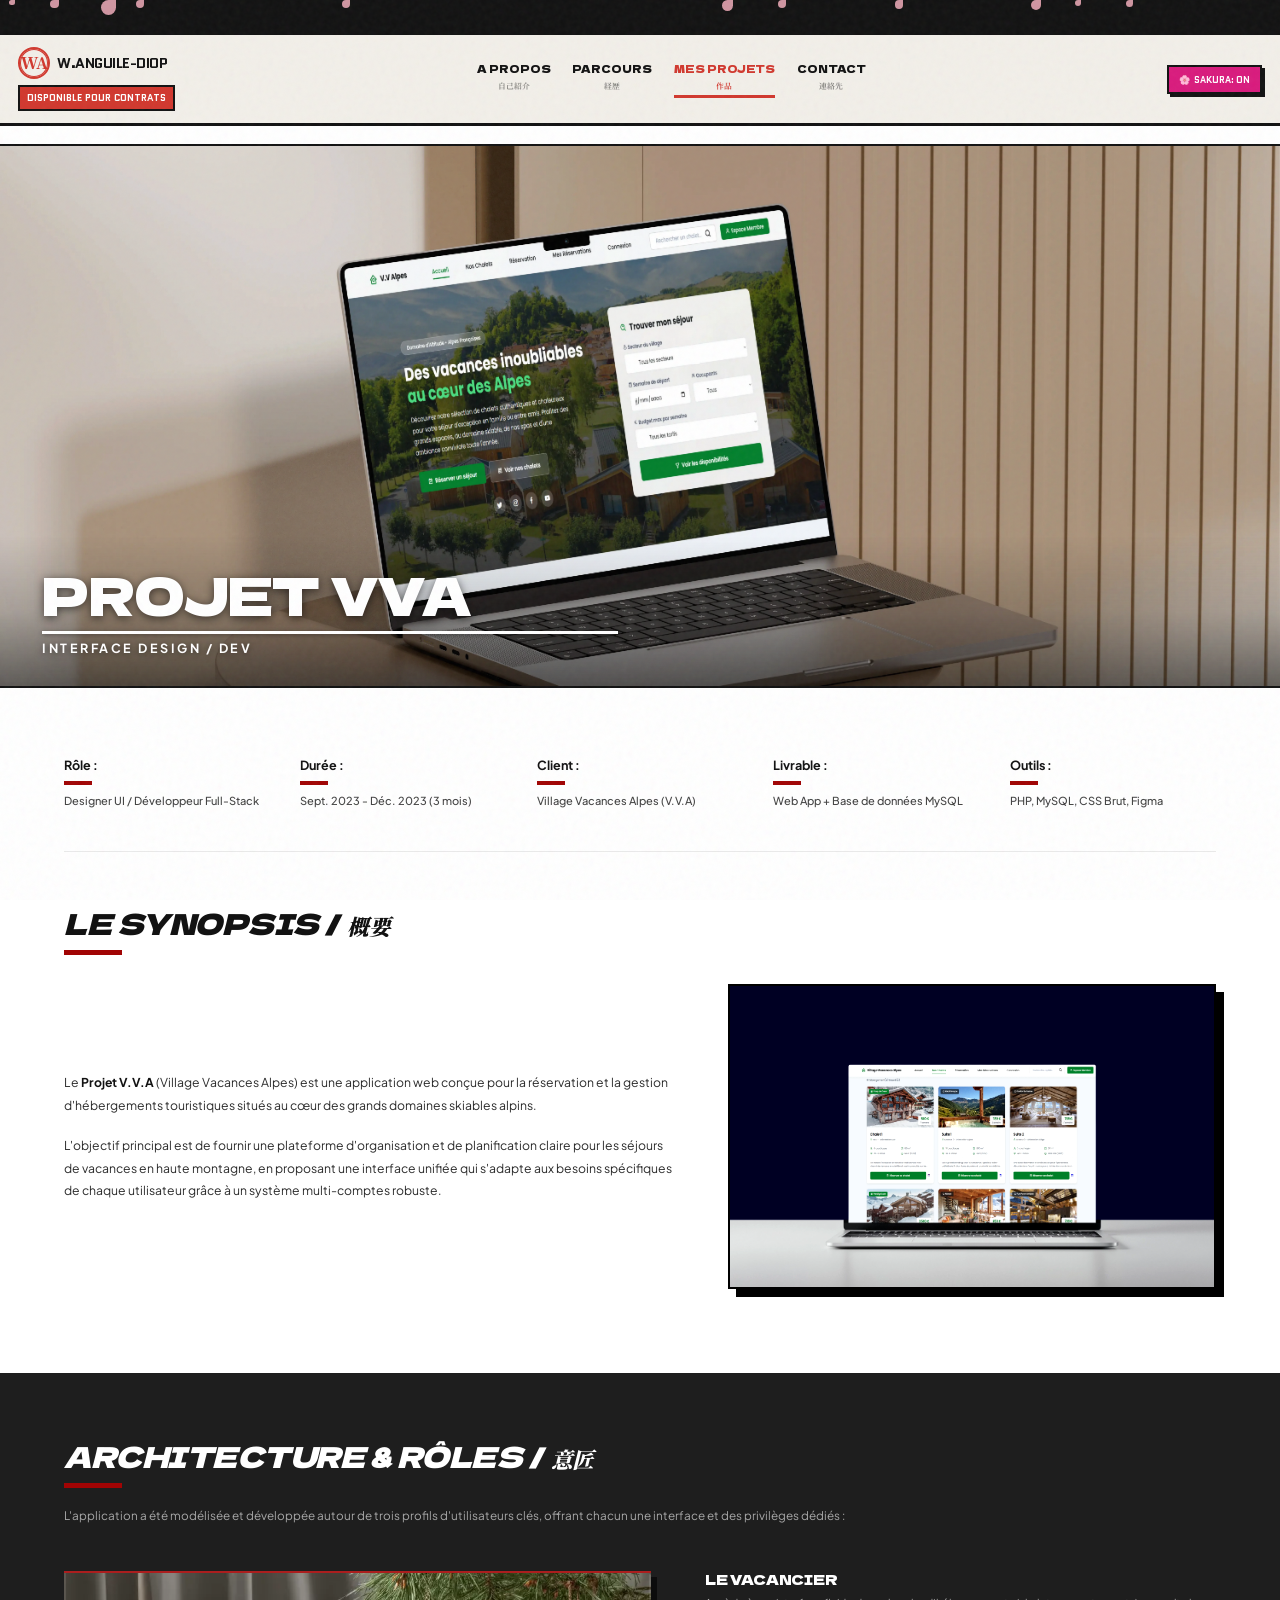
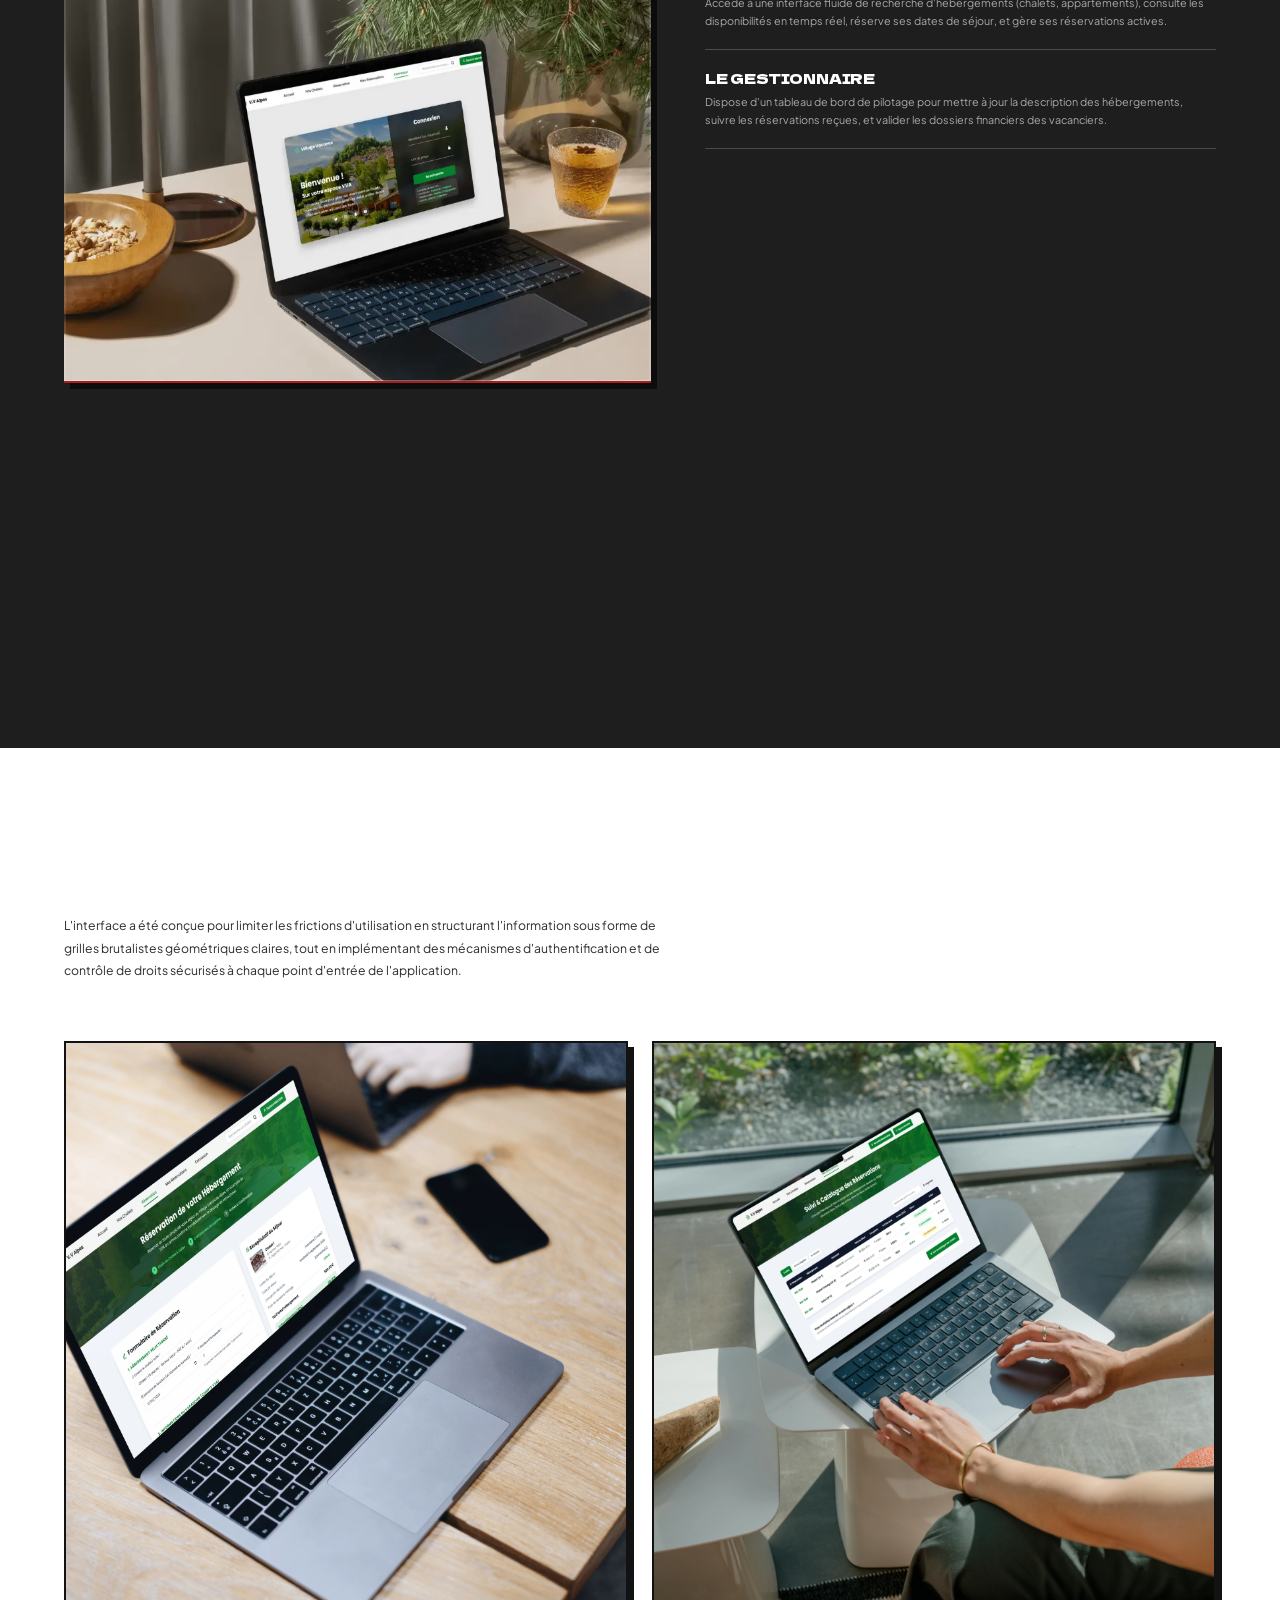
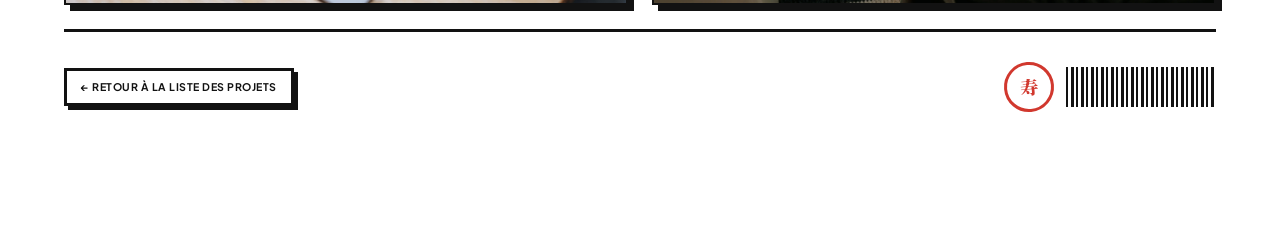
<file: project-vva.html>
<!DOCTYPE html>
<html lang="fr">
<head>
    <meta charset="UTF-8">
    <meta name="viewport" content="width=device-width, initial-scale=1.0">
    <title>Projet VVA — William Anguile-Diop</title>
    <!-- Google Fonts avec Dela Gothic One et Plus Jakarta Sans -->
    <link rel="preconnect" href="https://fonts.googleapis.com">
    <link rel="preconnect" href="https://fonts.gstatic.com" crossorigin>
    <link href="https://fonts.googleapis.com/css2?family=Dela+Gothic+One&family=Noto+Serif+JP:ital,wght@0,600;0,900;1,700&family=Orbitron:wght@700;900&family=Plus+Jakarta+Sans:ital,wght@0,400;0,500;0,600;0,700;0,800;1,400;1,700&family=Quantico:wght@700&family=Space+Grotesk:ital,wght@0,400;0,500;0,700;1,700&display=swap" rel="stylesheet">
    <link rel="stylesheet" href="style.css?v=24">
    <style>
        /* ==========================================================================
           REFONTE TYPOGRAPHIQUE - PROJET VVA
           - Gros titres : 'Dela Gothic One', cursive, sans-serif
           - Petits textes : 'Plus Jakarta Sans', sans-serif
           Couleurs : Blanc pur (#FFF), Noir (#121212 / #1E1E1E), Rouge (#A10404), Gris (#D3D3D3)
           ========================================================================== */

        .vva-main-wrapper {
            background-color: #ffffff;
            color: #121212;
            width: 100%;
            font-family: 'Plus Jakarta Sans', -apple-system, BlinkMacSystemFont, 'Segoe UI', Roboto, sans-serif;
        }

        .vva-container {
            max-width: 1200px;
            margin: 0 auto;
            padding: 0 2rem;
        }

        /* 1. HERO BANNER PLEINE LARGEUR (WIDTH 100%) */
        .vva-hero-section {
            width: 100%;
            margin: 1.5rem 0 3rem 0;
            padding: 0;
            position: relative;
            background-color: #d8cfc4;
            border-top: 2.5px solid #121212;
            border-bottom: 2.5px solid #121212;
            overflow: hidden;
        }

        .vva-hero-frame {
            position: relative;
            width: 100%;
            line-height: 0;
        }

        .vva-hero-img {
            width: 100%;
            height: auto;
            max-height: 60vh;
            display: block;
            object-fit: cover;
            object-position: center 25%;
        }

        /* Superposition Titre Hero (Dela Gothic One + Plus Jakarta Sans) */
        .vva-hero-overlay {
            position: absolute;
            bottom: 0;
            left: 0;
            width: 100%;
            padding: 2.5rem 3.5rem;
            background: linear-gradient(to top, rgba(0, 0, 0, 0.55) 0%, rgba(0, 0, 0, 0.18) 50%, transparent 100%);
            pointer-events: none;
            line-height: normal;
        }

        .vva-hero-overlay-inner {
            max-width: 1200px;
            margin: 0 auto;
            display: flex;
            flex-direction: column;
            align-items: flex-start;
        }

        .vva-hero-title {
            font-family: 'Dela Gothic One', cursive, sans-serif;
            font-weight: 400;
            font-size: clamp(2.2rem, 5.5vw, 4.4rem);
            color: #ffffff;
            text-transform: uppercase;
            letter-spacing: -0.5px;
            margin: 0;
            line-height: 1.05;
            text-shadow: 0 2px 10px rgba(0, 0, 0, 0.6);
        }

        .vva-hero-line {
            width: clamp(280px, 45vw, 680px);
            height: 3px;
            background-color: #ffffff;
            margin: 0.8rem 0 0.6rem 0;
            box-shadow: 0 1px 4px rgba(0, 0, 0, 0.4);
        }

        .vva-hero-subtitle {
            font-family: 'Plus Jakarta Sans', sans-serif;
            font-weight: 700;
            font-size: clamp(0.75rem, 1.4vw, 1.05rem);
            color: #ffffff;
            text-transform: uppercase;
            letter-spacing: 2.5px;
            line-height: 1.2;
            text-shadow: 0 1px 6px rgba(0, 0, 0, 0.5);
        }

        /* 2. BANDEAU DE MÉTADONNÉES (5 COLONNES) */
        .vva-meta-strip {
            display: grid;
            grid-template-columns: repeat(5, 1fr);
            gap: 2.5rem;
            padding: 2.5rem 0 3.5rem 0;
            border-bottom: 1px solid #eaeaea;
        }

        .vva-meta-item {
            display: flex;
            flex-direction: column;
        }

        .vva-meta-label {
            font-family: 'Plus Jakarta Sans', sans-serif;
            font-weight: 700;
            font-size: 1.05rem;
            color: #121212;
            display: inline-block;
            margin-bottom: 0.6rem;
            position: relative;
        }

        .vva-meta-label-line {
            width: 28px;
            height: 3.5px;
            background-color: #a10404;
            margin-top: 5px;
        }

        .vva-meta-val {
            font-family: 'Plus Jakarta Sans', sans-serif;
            font-size: 0.92rem;
            line-height: 1.55;
            color: #444444;
            font-weight: 500;
        }

        /* 3. SECTION 1 : LE SYNOPSIS / 概要 */
        .vva-synopsis-section {
            padding: 4.5rem 0 5rem 0;
        }

        .vva-title-group {
            margin-bottom: 2.5rem;
        }

        h2 {
            font-style: italic;
        }

        .vva-italic-title {
            font-family: 'Dela Gothic One', cursive, sans-serif;
            font-style: italic;
            font-weight: 400;
            font-size: clamp(1.8rem, 3.5vw, 2.4rem);
            color: #121212;
            margin: 0;
            display: inline-flex;
            align-items: baseline;
            gap: 0.8rem;
            letter-spacing: -0.5px;
            line-height: 1.15;
            text-transform: uppercase;
        }

        .vva-italic-title .ja-kanji {
            font-family: var(--font-japanese);
            font-weight: 900;
            font-size: 1.8rem;
            color: #121212;
        }

        .vva-underline-red {
            width: 58px;
            height: 5px;
            background-color: #a10404;
            margin-top: 8px;
        }

        .vva-synopsis-grid {
            display: grid;
            grid-template-columns: 1.25fr 1fr;
            gap: 4.5rem;
            align-items: center;
        }

        .vva-synopsis-text p {
            font-family: 'Plus Jakarta Sans', sans-serif;
            font-size: 1.02rem;
            line-height: 1.85;
            color: #2b2b2b;
            margin-bottom: 1.5rem;
            font-weight: 400;
        }

        .vva-synopsis-text p strong {
            font-weight: 700;
            color: #121212;
        }

        .vva-synopsis-text p:last-child {
            margin-bottom: 0;
        }

        .vva-dev-grid {
            display: grid;
            grid-template-columns: 1.25fr 1fr;
            gap: 4.5rem;
            align-items: center;
        }

        .vva-dev-text p {
            font-family: 'Plus Jakarta Sans', sans-serif;
            font-size: 1.02rem;
            line-height: 1.85;
            color: #2b2b2b;
            margin-bottom: 1.5rem;
            font-weight: 400;
        }

        .vva-dev-text p strong {
            font-weight: 700;
            color: #121212;
        }

        .vva-dev-text p:last-child {
            margin-bottom: 0;
        }

        /* Boîte grise avec ombre portée brutaliste noire */
        .vva-synopsis-box {
            background-color: #d3d3d3;
            border: 2.5px solid #000000;
            box-shadow: 8px 8px 0px #000000;
            width: 100%;
            aspect-ratio: 16/10;
            display: flex;
            align-items: center;
            justify-content: center;
            position: relative;
            overflow: hidden;
            transition: transform 0.25s ease, box-shadow 0.25s ease;
        }

        .vva-synopsis-box:hover {
            transform: translate(-3px, -3px);
            box-shadow: 12px 12px 0px #a10404;
        }

        .vva-synopsis-box img {
            width: 100%;
            height: 100%;
            object-fit: cover;
            display: block;
            filter: contrast(105%);
        }

        /* 4. SECTION 2 : IDENTITÉ & CONCEPTION / 意匠 (BLOC SOMBRE) */
        .vva-dark-section {
            background-color: #1e1e1e;
            color: #ffffff;
            padding: 5.5rem 0;
            margin: 2rem 0;
        }

        .vva-dark-title {
            font-family: 'Dela Gothic One', cursive, sans-serif;
            font-style: italic;
            font-weight: 400;
            font-size: clamp(1.8rem, 3.5vw, 2.4rem);
            color: #ffffff;
            margin: 0;
            display: inline-flex;
            align-items: baseline;
            gap: 0.8rem;
            letter-spacing: -0.5px;
            line-height: 1.15;
            text-transform: uppercase;
        }

        .vva-dark-title .ja-kanji {
            font-family: var(--font-japanese);
            font-weight: 900;
            font-size: 1.8rem;
            color: #ffffff;
        }

        .vva-dark-intro {
            font-family: 'Plus Jakarta Sans', sans-serif;
            font-size: 0.98rem;
            line-height: 1.7;
            color: #a8a8a8;
            max-width: 820px;
            margin: 1.5rem 0 3.8rem 0;
            font-weight: 400;
        }

        .vva-dark-grid {
            display: grid;
            grid-template-columns: 1.15fr 1fr;
            gap: 4.5rem;
            align-items: start;
        }

        /* Grand carré rouge vermillon à gauche (Section 2 - Identité & Conception) */
        .vva-red-showcase-box {
            background-color: #a10404;
            background-image: url('Mockup Page conn VVA.webp');
            background-size: cover;
            background-position: center;
            background-repeat: no-repeat;
            aspect-ratio: 1/1;
            width: 100%;
            height: 70%;
            box-shadow: 6px 6px 0px rgba(0, 0, 0, 0.6);
            display: flex;
            align-items: center;
            justify-content: center;
            position: relative;
            overflow: hidden;
            border: 2px solid rgba(255, 255, 255, 0.1);
            transition: transform 0.3s ease, box-shadow 0.3s ease;
        }

        .vva-red-showcase-box:hover {
            transform: translate(-3px, -3px);
            box-shadow: 10px 10px 0px #ffffff;
        }

        /* 3 items verticaux à droite avec séparateurs */
        .vva-features-col {
            display: flex;
            flex-direction: column;
        }

        .vva-feature-block {
            padding-bottom: 1.6rem;
            margin-bottom: 1.6rem;
            border-bottom: 1px solid rgba(255, 255, 255, 0.2);
        }

        .vva-feature-block:last-child {
            border-bottom: 1px solid rgba(255, 255, 255, 0.2);
            margin-bottom: 0;
        }

        .vva-feature-heading {
            font-family: 'Dela Gothic One', cursive, sans-serif;
            font-weight: 400;
            font-size: 1.15rem;
            color: #ffffff;
            margin-bottom: 0.5rem;
            letter-spacing: -0.2px;
            line-height: 1.25;
            text-transform: uppercase;
        }

        .vva-feature-paragraph {
            font-family: 'Plus Jakarta Sans', sans-serif;
            font-size: 0.9rem;
            line-height: 1.65;
            color: #a8a8a8;
            margin: 0;
            font-weight: 400;
        }

        /* 2 métriques en bas de la section sombre */
        .vva-metrics-grid {
            display: grid;
            grid-template-columns: 1fr 1fr;
            gap: 4.5rem;
            margin-top: 4.5rem;
        }

        .vva-metric-item {
            display: flex;
            flex-direction: column;
        }

        .vva-metric-title {
            font-family: 'Dela Gothic One', cursive, sans-serif;
            font-weight: 400;
            font-size: 1.45rem;
            color: #a10404;
            text-transform: uppercase;
            letter-spacing: -0.3px;
        }

        .vva-metric-divider {
            width: 100%;
            max-width: 340px;
            height: 2px;
            background-color: rgba(255, 255, 255, 0.35);
            margin: 0.7rem 0 0.8rem 0;
        }

        .vva-metric-desc {
            font-family: 'Plus Jakarta Sans', sans-serif;
            font-size: 0.88rem;
            color: #a8a8a8;
            text-transform: uppercase;
            letter-spacing: 0.5px;
            margin: 0;
            font-weight: 600;
        }

        /* 5. SECTION 3 : GALERIE (3 BLOCS DE LA MAQUETTE) */
        .vva-gallery-section {
            padding: 5rem 0 6rem 0;
        }

        /* Grand bloc horizontal supérieur */
        .vva-gallery-wide-box {
            background-color: #a10404;
            background-image: url('Mockup%20Page%20Resa%20VVA.webp');
            background-size: cover;
            background-position: center;
            background-repeat: no-repeat;
            width: 100%;
            height: auto;
            aspect-ratio: 4/3;
            margin-bottom: 2rem;
            box-shadow: 6px 6px 0px #121212;
            border: 2px solid #121212;
            overflow: hidden;
            position: relative;
            transition: transform 0.25s ease, box-shadow 0.25s ease;
        }

        .vva-gallery-wide-box:hover {
            transform: translate(-3px, -3px);
            box-shadow: 10px 10px 0px #121212;
        }

        /* Grille 2 colonnes avec 2 blocs inférieurs */
        .vva-gallery-pair-grid {
            display: grid;
            grid-template-columns: 1fr 1fr;
            gap: 2rem;
        }

        .vva-gallery-half-box {
            background-color: #a10404;
            background-size: cover;
            background-position: center;
            background-repeat: no-repeat;
            width: 100%;
            height: auto;
            aspect-ratio: 1/1;
            box-shadow: 6px 6px 0px #121212;
            border: 2px solid #121212;
            overflow: hidden;
            position: relative;
            transition: transform 0.40s ease, box-shadow 0.40s ease;
        }

        .vva-gallery-half-box.box-left {
            background-image: url('Mockup Page Mes Resa VVA.webp');
            background-position: center;
        }

        .vva-gallery-half-box.box-right {
            background-image: url('Mockup Page Resa VVA.webp');
            background-position: center 25%;
        }

        .vva-gallery-half-box:hover {
            transform: translate(-3px, -3px);
            box-shadow: 10px 10px 0px #121212;
        }

        /* 6. FOOTER DE LA PAGE & BOUTONS D'ACTION */
        .vva-footer-cta {
            display: flex;
            justify-content: space-between;
            align-items: center;
            padding: 2.5rem 0 4rem 0;
            border-top: 3px solid #121212;
            margin-top: 2rem;
            flex-wrap: wrap;
            gap: 1.5rem;
        }

        .back-nav {
            margin-bottom: 1.5rem;
            max-width: 1200px;
            margin-left: auto;
            margin-right: auto;
            padding: 0 2rem;
        }

        .back-link {
            font-family: 'Plus Jakarta Sans', sans-serif;
            font-weight: 700;
            font-size: 0.88rem;
            letter-spacing: 0.5px;
            color: var(--text-dark);
            text-decoration: none;
            display: inline-flex;
            align-items: center;
            gap: 0.8rem;
            border: 3px solid var(--text-dark);
            padding: 0.6rem 1.2rem;
            transition: all 0.2s ease;
            box-shadow: 4px 4px 0px 0px var(--text-dark);
            background-color: #ffffff;
            text-transform: uppercase;
        }

        .back-link:hover {
            transform: translate(-3px, -3px);
            box-shadow: 7px 7px 0px 0px var(--accent-red);
            border-color: var(--accent-red);
            color: var(--accent-red);
        }

        .project-detail-footer {
            border-top: 4px solid var(--text-dark);
            margin-top: 3rem;
            padding-top: 2rem;
            display: flex;
            justify-content: space-between;
            align-items: center;
            flex-wrap: wrap;
            gap: 1.5rem;
        }

        .project-footer-stamp {
            display: flex;
            align-items: center;
            gap: 1rem;
        }

        .project-footer-stamp-circle {
            width: 50px;
            height: 50px;
            border: 3px solid var(--accent-red);
            color: var(--accent-red);
            font-family: var(--font-japanese);
            font-size: 1.5rem;
            font-weight: 900;
            display: flex;
            align-items: center;
            justify-content: center;
            border-radius: 50%;
            transform: rotate(-5deg);
        }

        .project-footer-barcode {
            height: 40px;
            width: 150px;
            background: repeating-linear-gradient(90deg, 
                var(--text-dark), 
                var(--text-dark) 2px, 
                transparent 2px, 
                transparent 5px, 
                var(--text-dark) 5px, 
                var(--text-dark) 8px, 
                transparent 8px, 
                transparent 10px
            );
        }

        /* ==========================================================================
           RESPONSIVE DESIGN
           ========================================================================== */
        @media (max-width: 1024px) {
            .vva-meta-strip {
                grid-template-columns: repeat(3, 1fr);
                gap: 2rem;
            }
            .vva-synopsis-grid {
                grid-template-columns: 1fr;
                gap: 3rem;
            }
            .vva-dark-grid {
                grid-template-columns: 1fr;
                gap: 3rem;
            }
            .vva-metrics-grid {
                grid-template-columns: 1fr 1fr;
                gap: 2.5rem;
            }
            .vva-gallery-pair-grid {
                grid-template-columns: 1fr 1fr;
            }
        }

        @media (max-width: 768px) {
            .vva-container, .back-nav {
                padding: 0 1.2rem;
            }
            .vva-hero-overlay {
                padding: 1.5rem 1.2rem;
            }
            .vva-meta-strip {
                grid-template-columns: 1fr;
                gap: 1.5rem;
            }
            .vva-dark-section {
                padding: 3.5rem 0;
            }
            .vva-metrics-grid {
                grid-template-columns: 1fr;
                gap: 2rem;
            }
            .vva-gallery-wide-box {
                aspect-ratio: 4/3;
            }
            .vva-gallery-pair-grid {
                grid-template-columns: 1fr;
                gap: 1.5rem;
            }
            .vva-italic-title, .vva-dark-title {
                font-size: 1.8rem;
            }
            .vva-footer-cta {
                flex-direction: column;
                align-items: stretch;
            }
        }

        /* ==========================================================================
           ANIMATIONS D'APPARITION (FADE IN DE GAUCHE À DROITE)
           ========================================================================== */
        .fade-in-left {
            opacity: 0;
            transform: translateX(var(--anim-distance-fade, -45px));
            transition: opacity var(--anim-duration-text, 1400ms) var(--anim-ease-fade, ease-in-out), 
                        transform var(--anim-duration-text, 1400ms) var(--anim-ease-fade, ease-in-out);
            will-change: opacity, transform;
        }

        .fade-in-left.is-visible {
            opacity: 1;
            transform: translateX(0);
        }

        /* Durée spécifique pour les images et conteneurs visuels (1200ms) */
        img.fade-in-left,
        picture.fade-in-left,
        video.fade-in-left,
        .fade-in-left:has(img),
        .fade-in-left:has(picture),
        .fade-in-left:has(video),
        .vva-hero-img.fade-in-left,
        .vva-hero-section.fade-in-left,
        .vva-synopsis-box.fade-in-left,
        .vva-red-showcase-box.fade-in-left,
        .fade-in-left.anim-img,
        .fade-in-left.anim-image {
            transition-duration: var(--anim-duration-img, 1200ms);
        }

        /* Durée spécifique pour les textes (1400ms) */
        h1.fade-in-left,
        h2.fade-in-left,
        h3.fade-in-left,
        h4.fade-in-left,
        h5.fade-in-left,
        h6.fade-in-left,
        p.fade-in-left,
        span.fade-in-left,
        a.fade-in-left,
        .vva-title-group.fade-in-left,
        .vva-meta-item.fade-in-left,
        .vva-feature-block.fade-in-left,
        .vva-metric-item.fade-in-left,
        .vva-footer-cta.fade-in-left,
        .fade-in-left.anim-text {
            transition-duration: var(--anim-duration-text, 1400ms);
        }

        /* Délais échelonnés (stagger) */
        .delay-1 { transition-delay: var(--anim-delay-1, 0.1s); }
        .delay-2 { transition-delay: var(--anim-delay-2, 0.2s); }
        .delay-3 { transition-delay: var(--anim-delay-3, 0.3s); }
        .delay-4 { transition-delay: var(--anim-delay-4, 0.4s); }
        .delay-5 { transition-delay: var(--anim-delay-5, 0.5s); }
        .delay-6 { transition-delay: var(--anim-delay-6, 0.6s); }

        /* ==========================================================================
           RESTAURATION DES ANIMATIONS DES OMBRES ET EFFETS DE SURVOL DES IMAGES
           ========================================================================== */
        /* Section Identité & Conception : L'image reste statique (pas de fade-in), avec ombre et survol complets */
        .vva-dark-section .vva-red-showcase-box {
            opacity: 1 !important;
            transform: none !important;
            transition: transform 0.3s ease, box-shadow 0.3s ease !important;
        }

        /* Boîte synopsis (image) : restauration de l'animation de l'ombre portée */
        .vva-synopsis-box {
            transition: transform 0.25s ease, box-shadow 0.25s ease, opacity var(--anim-duration-img, 1200ms) var(--anim-ease-fade, ease-in-out) !important;
        }
        .vva-synopsis-box:hover,
        .vva-synopsis-box.fade-in-left.is-visible:hover {
            transform: translate(-3px, -3px) !important;
            box-shadow: 12px 12px 0px #a10404 !important;
        }
        .vva-synopsis-box img {
            transition: transform 0.3s ease;
        }
        .vva-synopsis-box:hover img {
            transform: scale(1.02);
        }

        /* Boîtes rouges showcase & galerie : restauration de l'animation des ombres au survol */
        .vva-red-showcase-box {
            transition: transform 0.3s ease, box-shadow 0.3s ease, opacity var(--anim-duration-img, 1200ms) var(--anim-ease-fade, ease-in-out) !important;
        }
        .vva-red-showcase-box:hover,
        .vva-red-showcase-box.fade-in-left.is-visible:hover {
            transform: translate(-3px, -3px) !important;
            box-shadow: 10px 10px 0px #ffffff !important;
        }

        .vva-gallery-wide-box {
            transition: transform 0.25s ease, box-shadow 0.25s ease, opacity var(--anim-duration-img, 1200ms) var(--anim-ease-fade, ease-in-out) !important;
        }
        .vva-gallery-wide-box:hover,
        .vva-gallery-wide-box.fade-in-left.is-visible:hover {
            transform: translate(-3px, -3px) !important;
            box-shadow: 10px 10px 0px #121212 !important;
        }

        .vva-gallery-half-box {
            transition: transform 0.40s ease, box-shadow 0.40s ease, opacity var(--anim-duration-img, 1200ms) var(--anim-ease-fade, ease-in-out) !important;
        }
        .vva-gallery-half-box:hover,
        .vva-gallery-half-box.fade-in-left.is-visible:hover {
            transform: translate(-3px, -3px) !important;
            box-shadow: 10px 10px 0px #121212 !important;
        }

        @media (prefers-reduced-motion: reduce) {
            .fade-in-left {
                opacity: 1 !important;
                transform: none !important;
                transition: none !important;
            }
        }
    </style>
</head>
<body>
    <!-- Écran de Chargement Brutaliste -->
    <div id="brutalist-loader">
        <div class="loader-content">
            <div class="logo-area loader-logo">
                <div class="hanko-stamp">WA</div>
                <div lang="ja" class="logo-subtitle">ウィリアム</div>
            </div>
            <div class="loader-progress-box">
                <div class="loader-progress-bar"></div>
            </div>
            <div class="loader-status">INITIALIZING...</div>
        </div>
    </div>
    
    <!-- Overlays & Anim -->
    <div class="paper-overlay"></div>
    <div id="sakura-container"></div>
    
    <div class="app-container no-sidebar">
        <!-- Zone Principale de Contenu -->
        <main class="main-content">
            
            <!-- En-tête Supérieur (Fixe) -->
            <header class="main-header">
                <div class="header-banner">
                    <span class="banner-ticker">
                        PROJETS DISPONIBLES • UI/UX CONCEPTION • DISPONIBLE POUR CONTRATS • CREATIVE DESIGN • GRID SYSTEMS • JAPANESE INSPIRATION • 
                        PROJETS DISPONIBLES • UI/UX CONCEPTION • DISPONIBLE POUR CONTRATS • CREATIVE DESIGN • GRID SYSTEMS • JAPANESE INSPIRATION • 
                    </span>
                </div>

                <div class="header-main-title">
                    <div class="title-left">
                        <a href="index.html" class="header-logo-link" style="text-decoration: none; color: inherit; display: inline-block;">
                            <div class="mobile-logo-area">
                                <div class="mobile-logo-stamp">WA</div>
                                <span class="mobile-logo-title">W.ANGUILE-DIOP</span>
                            </div>
                        </a>
                        <span class="subtitle-badge">DISPONIBLE POUR CONTRATS</span>
                    </div>
                    <nav class="classic-nav">
                        <a href="index.html#tab-intro" class="nav-link">
                            <span class="nav-text">A PROPOS</span>
                            <span lang="ja" class="nav-ja">自己紹介</span>
                        </a>
                        <a href="index.html#tab-experience" class="nav-link">
                            <span class="nav-text">PARCOURS</span>
                            <span lang="ja" class="nav-ja">経歴</span>
                        </a>
                        <a href="index.html#tab-projects" class="nav-link active">
                            <span class="nav-text">MES PROJETS</span>
                            <span lang="ja" class="nav-ja">作品</span>
                        </a>
                        <a href="index.html#tab-contact" class="nav-link">
                            <span class="nav-text">CONTACT</span>
                            <span lang="ja" class="nav-ja">連絡先</span>
                        </a>
                    </nav>
                    <div class="title-right">
                        <div class="utility-controls">
                            <!-- Contrôle Sakura -->
                            <button id="toggle-sakura" class="util-btn active" title="Activer/Désactiver Sakura" aria-pressed="true">
                                <span class="btn-icon">🌸</span>
                                <span class="btn-text">SAKURA: ON</span>
                            </button>
                            <!-- Bouton Menu Burger Mobile -->
                            <button id="mobile-burger-btn" class="burger-btn" aria-label="Ouvrir le menu" aria-expanded="false">
                                <span class="burger-line"></span>
                                <span class="burger-line"></span>
                                <span class="burger-line"></span>
                            </button>
                        </div>
                    </div>
                </div>
            </header>

            <!-- Conteneur Principal Défilant VVA -->
            <div class="vva-main-wrapper">
                
                <!-- Bouton Retour -->
               

                <!-- 1. HERO BANNER PLEINE LARGEUR (WIDTH: 100%) AVEC DELA GOTHIC ONE -->
                <section class="vva-hero-section fade-in-left">
                   
                    <div class="vva-hero-frame">
                        
                        <img src="Mockup Page acceuilVVA.webp" alt="Projet VVA — Interface Design / Dev" class="vva-hero-img fade-in-left">
                        
                        <div class="vva-hero-overlay">
                            <div class="vva-hero-overlay-inner">
                                <h1 class="vva-hero-title fade-in-left delay-1">PROJET VVA</h1>
                                <div class="vva-hero-line fade-in-left delay-2"></div>
                                <span class="vva-hero-subtitle fade-in-left delay-3">INTERFACE DESIGN / DEV</span>
                            </div>
                        </div>
                    </div>
                </section>

                <div class="vva-container">
                    <!-- 2. BANDEAU DE MÉTADONNÉES (5 COLONNES EN PLUS JAKARTA SANS) -->
                    <section class="vva-meta-strip">
                        <div class="vva-meta-item fade-in-left delay-1">
                            <div class="vva-meta-label">
                                Rôle :
                                <div class="vva-meta-label-line"></div>
                            </div>
                            <div class="vva-meta-val">Designer UI / Développeur Full-Stack</div>
                        </div>
                        <div class="vva-meta-item fade-in-left delay-2">
                            <div class="vva-meta-label">
                                Durée :
                                <div class="vva-meta-label-line"></div>
                            </div>
                            <div class="vva-meta-val">Sept. 2023 - Déc. 2023 (3 mois)</div>
                        </div>
                        <div class="vva-meta-item fade-in-left delay-3">
                            <div class="vva-meta-label">
                                Client :
                                <div class="vva-meta-label-line"></div>
                            </div>
                            <div class="vva-meta-val">Village Vacances Alpes (V.V.A)</div>
                        </div>
                        <div class="vva-meta-item fade-in-left delay-4">
                            <div class="vva-meta-label">
                                Livrable :
                                <div class="vva-meta-label-line"></div>
                            </div>
                            <div class="vva-meta-val">Web App + Base de données MySQL</div>
                        </div>
                        <div class="vva-meta-item fade-in-left delay-5">
                            <div class="vva-meta-label">
                                Outils :
                                <div class="vva-meta-label-line"></div>
                            </div>
                            <div class="vva-meta-val">PHP, MySQL, CSS Brut, Figma</div>
                        </div>
                    </section>

                    <!-- 3. SECTION 1 : LE SYNOPSIS / 概要 (DELA GOTHIC ONE + PLUS JAKARTA SANS) -->
                    <section class="vva-synopsis-section">
                        <div class="vva-title-group fade-in-left">
                            <h2 class="vva-italic-title">
                                Le Synopsis / <span lang="ja" class="ja-kanji">概要</span>
                            </h2>
                            <div class="vva-underline-red"></div>
                        </div>

                        <div class="vva-synopsis-grid">
                            <div class="vva-synopsis-text">
                                <p class="fade-in-left delay-1">
                                    Le <strong>Projet V.V.A</strong> (Village Vacances Alpes) est une application web conçue pour la réservation et la gestion d'hébergements touristiques situés au cœur des grands domaines skiables alpins.
                                </p>
                                <p class="fade-in-left delay-2">
                                    L'objectif principal est de fournir une plateforme d'organisation et de planification claire pour les séjours de vacances en haute montagne, en proposant une interface unifiée qui s'adapte aux besoins spécifiques de chaque utilisateur grâce à un système multi-comptes robuste.
                                </p>
                              
                            </div>

                            <div class="vva-synopsis-box fade-in-left delay-2">
                                <img src="Mockup Page Resa2 VVA.webp" alt="Aperçu de la plateforme initiale VVA">
                            </div>
                        </div>
                    </section>
                </div>

                <!-- 4. SECTION 2 : IDENTITÉ & CONCEPTION / 意匠 (BLOC SOMBRE) -->
                <section class="vva-dark-section">
                    <div class="vva-container">
                        <div class="vva-title-group fade-in-left">
                            <h2 class="vva-dark-title">
                                Architecture & Rôles / <span lang="ja" class="ja-kanji">意匠</span>
                            </h2>
                            <div class="vva-underline-red"></div>
                            <p class="vva-dark-intro fade-in-left delay-1">
                                L'application a été modélisée et développée autour de trois profils d'utilisateurs clés, offrant chacun une interface et des privilèges dédiés :
                            </p>
                        </div>

                        <div class="vva-dark-grid">
                            <!-- Carré rouge vermillon à gauche -->
                            <div class="vva-red-showcase-box"></div>

                            <!-- 3 items verticaux à droite (Titres en Dela Gothic One, Textes en Plus Jakarta Sans) -->
                            <div class="vva-features-col">
                                <div class="vva-feature-block fade-in-left delay-2">
                                    <h3 class="vva-feature-heading">Le Vacancier</h3>
                                    <p class="vva-feature-paragraph">
                                        Accède à une interface fluide de recherche d'hébergements (chalets, appartements), consulte les disponibilités en temps réel, réserve ses dates de séjour, et gère ses réservations actives.
                                    </p>
                                </div>
                                <div class="vva-feature-block fade-in-left delay-3">
                                    <h3 class="vva-feature-heading">Le Gestionnaire</h3>
                                    <p class="vva-feature-paragraph">
                                        Dispose d'un tableau de bord de pilotage pour mettre à jour la description des hébergements, suivre les réservations reçues, et valider les dossiers financiers des vacanciers.
                                    </p>
                                </div>
                                <div class="vva-feature-block fade-in-left delay-4">
                                    <h3 class="vva-feature-heading">L'Administrateur </h3>
                                    <p class="vva-feature-paragraph">
                                        Contrôle l'intégralité du système, de la création des comptes utilisateurs à la gestion des paramètres globaux du village de vacances.
                                    </p>
                                </div>
                            </div>
                        </div>

                        

                        <!-- 2 métriques en bas de la section sombre -->
                        <div class="vva-metrics-grid">
                            <div class="vva-metric-item fade-in-left delay-1">
                                <div class="vva-metric-title">2 Spéc</div>
                                <div class="vva-metric-divider"></div>
                                <div class="vva-metric-desc">Conception UI & Intégration</div>
                            </div>
                            <div class="vva-metric-item fade-in-left delay-2">
                                <div class="vva-metric-title">100% SVG</div>
                                <div class="vva-metric-divider"></div>
                                <div class="vva-metric-desc">Architecture & Composants Épurés</div>
                            </div>
                        </div>
                    </div>
                </section>

                <!-- 5. SECTION 4 : DEV ET BASE DE DONNEES -->
                <div class="vva-container">
                    <section class="vva-dev-section">
                        <div class="vva-title-group fade-in-left">
                            <h2 class="vva-italic-title">
                                Développement & Base de Données / <span lang="ja" class="ja-kanji">技術</span>
                            </h2>
                            <div class="vva-underline-red"></div>
                        </div>

                        <div class="vva-synopsis-grid">
                            <div class="vva-synopsis-text">
                                <p class="fade-in-left delay-1">
                                    Le développement a nécessité la mise en place d'une base de données relationnelle optimisée (MySQL) pour lier les hébergements, les tarifs saisonniers et les états de réservation sans conflits de dates.
                                </p>
                                <p class="fade-in-left delay-2">
                                    L'interface a été conçue pour limiter les frictions d'utilisation en structurant l'information sous forme de grilles brutalistes géométriques claires, tout en implémentant des mécanismes d'authentification et de contrôle de droits sécurisés à chaque point d'entrée de l'application.
                                </p>
                            </div>
                        </div>
                    </section>

                    <section class="vva-gallery-section">
                        
                        

                        <!-- 2 blocs inférieurs côte à côte -->
                        <div class="vva-gallery-pair-grid">
                            <div class="vva-red-showcase-box vva-gallery-half-box box-left fade-in-left delay-1"></div>
                            <div class="vva-red-showcase-box vva-gallery-half-box box-right fade-in-left delay-2"></div>
                        </div>

                        <!-- Footer de la fiche projet -->
                        <div class="vva-footer-cta fade-in-left delay-1">
                            <a href="index.html#tab-projects" class="back-link">
                                ← RETOUR À LA LISTE DES PROJETS
                            </a>
                            <div class="project-footer-stamp">
                                <div class="project-footer-stamp-circle" title="Sceau de validation">
                                    寿
                                </div>
                                <div class="project-footer-barcode"></div>
                            </div>
                        </div>
                    </section>
                </div>

            </div>
        </main>
    </div>

    <!-- Script JS -->
    <script src="app.js"></script>
    <script>
        // Sécurité absolue anti-blocage du rideau de chargement
        setTimeout(function() {
            var loader = document.getElementById('brutalist-loader');
            if (loader && !loader.classList.contains('loaded')) {
                loader.classList.add('loaded');
            }
            document.querySelectorAll('.fade-in-left').forEach(function(el) {
                var r = el.getBoundingClientRect();
                if (r.top < window.innerHeight && r.bottom > 0) {
                    el.classList.add('is-visible');
                }
            });
        }, 1800);
    </script>
</body>
</html>
</file>
<file: style.css>
/* ==========================================================================
   CHARTE GRAPHIQUE & DESIGN SYSTEM BRUTALISTE JAPONAIS - VERSION MONOPAGE
   ========================================================================== */

:root {
    /* Thème par défaut (Rouge Vermillon) */
    --bg-cream: #f2efe9;       
    --bg-paper-dark: #ebe7df;  
    --text-dark: #121212;      
    --text-white: #ffffff;
    --accent-color: #d1382e;   /* Rouge par défaut */
    --accent-red: #d1382e;     
    --accent-green: #275a44;   
    --accent-pink: #d91b7d;    
    --border-width: 3px;
    --border-color: #121212;
    
    /* Ombres Brutalistes Plates */
    --shadow-flat: 5px 5px 0px 0px #121212;
    --shadow-flat-large: 8px 8px 0px 0px #121212;
    --shadow-flat-pressed: 2px 2px 0px 0px #121212;
    
    /* Polices */
    --font-heading: 'Quantico', 'Orbitron', 'Space Grotesk', sans-serif;
    --font-title-massive: 'Dela Gothic One', 'Orbitron', sans-serif;
    --font-body: 'Plus Jakarta Sans', 'Inter', sans-serif;
    --font-japanese: 'Noto Serif JP', 'Sawarabi Mincho', serif;

    /* Blueprint / Wireframe */
    --wireframe-blue: #0055ff;

    /* ==========================================================================
       VARIABLES D'ANIMATIONS & TRANSITIONS (TEMPS, DÉLAIS & COURBES)
       ========================================================================== */
    /* Vitesse, distance et courbe de l'apparition (fade-in) */
    --anim-ease-fade: ease-in-out;
    --anim-distance-fade: -45px;

    /* Durées d'animation spécifiques : 1200ms images / 1400ms textes */
    --anim-duration-img: 1200ms;
    --anim-duration-text: 1400ms;
    --anim-duration-fade: var(--anim-duration-text); /* Défaut : durée des textes */

    /* Délais échelonnés en cascade (stagger) */
    --anim-delay-step: 0.1s;
    --anim-delay-1: calc(var(--anim-delay-step) * 1); /* 0.1s */
    --anim-delay-2: calc(var(--anim-delay-step) * 2); /* 0.2s */
    --anim-delay-3: calc(var(--anim-delay-step) * 3); /* 0.3s */
    --anim-delay-4: calc(var(--anim-delay-step) * 4); /* 0.4s */
    --anim-delay-5: calc(var(--anim-delay-step) * 5); /* 0.5s */
    --anim-delay-6: calc(var(--anim-delay-step) * 6); /* 0.6s */

    /* Rideau de chargement (loader brutaliste) */
    --loader-curtain-duration: 0.8s;
    --loader-curtain-ease: cubic-bezier(0.85, 0, 0.15, 1);
    --loader-bar-duration: 1.5s;
}

/* ==========================================================================
   THEMING DYNAMIQUE (CLASSES APPLIQUÉES AU BODY)
   ========================================================================== */

body.theme-red { --accent-color: var(--accent-red); }
body.theme-green { --accent-color: var(--accent-green); }
body.theme-pink { --accent-color: var(--accent-pink); }
body.theme-dark { --accent-color: var(--text-dark); }

/* ==========================================================================
   RESET & STRUCTURES DE BASE
   ========================================================================== */

* {
    box-sizing: border-box;
    margin: 0;
    padding: 0;
}

html {
    scroll-behavior: smooth;
    scroll-padding-top: 240px; /* Compense la hauteur du header fixe */
    font-size: 18px; /* Augmente proportionnellement TOUS les rem du site (base 16px -> 18px) */
}

body {
    background-color: var(--bg-cream);
    color: var(--text-dark);
    font-family: var(--font-body);
    font-size: 1.125rem; /* Augmentation globale de la taille du texte */
    line-height: 1.75;
    overflow-x: hidden;
    position: relative;
    min-height: 100vh;
    transition: background-color 0.3s ease;
}

/* Grain de papier vintage */
.paper-overlay {
    position: fixed;
    top: 0;
    left: 0;
    width: 100%;
    height: 100%;
    pointer-events: none;
    z-index: 9999;
    opacity: 0.045;
    background-image: url("data:image/svg+xml,%3Csvg viewBox='0 0 200 200' xmlns='http://www.w3.org/2000/svg'%3E%3Cfilter id='noiseFilter'%3E%3CfeTurbulence type='fractalNoise' baseFrequency='0.8' numOctaves='3' stitchTiles='stitch'/%3E%3C/filter%3E%3Crect width='100%25' height='100%25' filter='url(%23noiseFilter)'/%3E%3C/svg%3E");
}

/* Grille Genkō yōshi discrète en arrière-plan */
body::before {
    content: '';
    position: fixed;
    top: 0;
    left: 0;
    width: 100%;
    height: 100%;
    z-index: -10;
    pointer-events: none;
    background-size: 40px 40px;
    background-image: 
        linear-gradient(to right, rgba(18, 18, 18, 0.03) 1px, transparent 1px),
        linear-gradient(to bottom, rgba(18, 18, 18, 0.03) 1px, transparent 1px);
}

/* ==========================================================================
   DISPOSITION PRINCIPALE (LAYOUT)
   ========================================================================== */

.app-container {
    display: grid;
    grid-template-columns: 240px 1fr;
    min-height: 100vh;
}

/* Layout sans barre latérale (pages projet plein écran) */
.app-container.no-sidebar {
    grid-template-columns: 1fr !important;
    display: block;
}

.app-container.no-sidebar .sidebar-left {
    display: none !important;
}

.app-container.no-sidebar .mobile-logo-area {
    display: flex !important;
    margin-bottom: 0;
}

/* ==========================================================================
   BARRE LATÉRALE GAUCHE (SIDEBAR-LEFT)
   ========================================================================== */

.sidebar-left {
    background-color: var(--bg-paper-dark);
    border-right: var(--border-width) solid var(--border-color);
    display: flex;
    flex-direction: column;
    align-items: center;
    justify-content: space-between;
    padding: 2.5rem 1.5rem;
    position: sticky;
    top: 0;
    height: 100vh;
    z-index: 100;
}

.logo-area {
    display: flex;
    flex-direction: column;
    align-items: center;
    text-align: center;
    width: 100%;
}

.hanko-stamp {
    width: 65px;
    height: 65px;
    border: 3px solid var(--accent-red);
    color: var(--accent-red);
    font-family: var(--font-japanese);
    font-size: 2.2rem;
    font-weight: 900;
    display: flex;
    align-items: center;
    justify-content: center;
    border-radius: 50%;
    margin-bottom: 1.5rem;
    background-color: transparent;
    box-shadow: inset 0 0 0 2px var(--accent-red);
    transform: rotate(-10deg);
    transition: transform 0.3s ease;
}

.hanko-stamp:hover { transform: rotate(5deg) scale(1.05); }

.logo-title {
    font-family: var(--font-heading);
    font-weight: 900;
    font-size: 1.4rem;
    letter-spacing: -0.5px;
    line-height: 1.1;
    margin-bottom: 0.2rem;
}

.logo-subtitle {
    font-family: var(--font-japanese);
    font-size: 0.9rem;
    letter-spacing: 2px;
    color: rgba(18, 18, 18, 0.6);
}

.vertical-text-container {
    display: flex;
    flex-direction: column;
    align-items: center;
    justify-content: center;
    flex-grow: 1;
    margin: 1.5rem 0;
}

.vertical-text-item {
    writing-mode: vertical-rl;
    text-orientation: mixed;
    font-family: var(--font-japanese);
    font-size: 1.1rem;
    letter-spacing: 6px;
    color: var(--text-dark);
    margin: 0.5rem 0;
    white-space: nowrap;
}

.vertical-text-item.latin {
    font-family: var(--font-heading);
    font-weight: 700;
    font-size: 0.8rem;
    letter-spacing: 2px;
}

.vertical-text-divider {
    height: 50px;
    width: 2px;
    background-color: var(--border-color);
    margin: 0.8rem 0;
}

/* Sélecteur de couleurs (Design palette) */
.color-palette-picker {
    display: flex;
    flex-direction: column;
    align-items: center;
    gap: 0.4rem;
    margin-bottom: 1.5rem;
    width: 100%;
}

.palette-label {
    font-family: var(--font-heading);
    font-weight: 900;
    font-size: 0.7rem;
    letter-spacing: 1px;
    color: rgba(18, 18, 18, 0.6);
}

.palette-swatches {
    display: flex;
    gap: 0.5rem;
}

.swatch-btn {
    width: 20px;
    height: 20px;
    border-radius: 50%;
    border: 2px solid var(--text-dark);
    cursor: pointer;
    transition: transform 0.15s ease, box-shadow 0.15s ease;
}

.swatch-btn:hover { transform: scale(1.15); }
.swatch-btn.active {
    box-shadow: 0 0 0 2px var(--bg-cream), 0 0 0 4px var(--text-dark);
    transform: scale(1.1);
}

.bg-red-swatch { background-color: var(--accent-red); }
.bg-green-swatch { background-color: var(--accent-green); }
.bg-pink-swatch { background-color: var(--accent-pink); }
.bg-dark-swatch { background-color: var(--text-dark); }

.sidebar-deco {
    width: 100%;
    display: flex;
    flex-direction: column;
    align-items: center;
    gap: 0.5rem;
}

.barcode {
    display: flex;
    align-items: flex-end;
    height: 30px;
    width: 80px;
    gap: 2px;
}

.barcode-line { background-color: var(--text-dark); height: 100%; }
.w-1 { width: 1px; }
.w-2 { width: 3px; }
.w-3 { width: 5px; }
.w-4 { width: 7px; }

.deco-number {
    font-family: monospace;
    font-size: 0.75rem;
    letter-spacing: 1px;
}

/* ==========================================================================
   BARRE LATÉRALE DROITE (SIDEBAR-RIGHT)
   ========================================================================== */

.sidebar-right {
    border-left: var(--border-width) solid var(--border-color);
    display: flex;
    flex-direction: column;
    align-items: center;
    justify-content: space-between;
    padding: 3rem 0;
    background-color: var(--bg-paper-dark);
    position: sticky;
    top: 0;
    height: 100vh;
    z-index: 100;
}

.grid-deco-lines {
    width: 20px;
    height: 100px;
    background: repeating-linear-gradient(45deg, var(--border-color), var(--border-color) 2px, transparent 2px, transparent 8px);
}

.viewport-widget {
    border: 2px solid var(--text-dark);
    background-color: var(--bg-cream);
    padding: 0.8rem 0.4rem;
    display: flex;
    flex-direction: column;
    align-items: center;
    gap: 0.5rem;
    width: 60px;
    box-shadow: 3px 3px 0px 0px var(--text-dark);
}

.widget-title {
    font-family: var(--font-heading);
    font-weight: 900;
    font-size: 0.55rem;
    letter-spacing: 1px;
    color: rgba(18, 18, 18, 0.6);
}

.widget-val {
    writing-mode: vertical-rl;
    text-orientation: mixed;
    font-family: monospace;
    font-size: 0.75rem;
    font-weight: bold;
    white-space: nowrap;
    letter-spacing: 1px;
}

.widget-status {
    font-family: var(--font-heading);
    font-weight: 900;
    font-size: 0.5rem;
    background-color: var(--text-dark);
    color: var(--bg-cream);
    padding: 0.1rem 0.2rem;
    white-space: nowrap;
}

.oriental-accent-stamp {
    position: relative;
    width: 40px;
    height: 80px;
    display: flex;
    flex-direction: column;
    align-items: center;
}

.accent-circle {
    width: 25px;
    height: 25px;
    background-color: var(--accent-red);
    border-radius: 50%;
    margin-bottom: 0.5rem;
}

.accent-kanji {
    font-family: var(--font-japanese);
    font-weight: 900;
    font-size: 1.2rem;
    color: var(--accent-red);
    border: 2px solid var(--accent-red);
    width: 30px;
    height: 30px;
    display: flex;
    align-items: center;
    justify-content: center;
}

/* ==========================================================================
   ZONE PRINCIPALE & HEADER FIXE
   ========================================================================== */

.main-content {
    display: flex;
    flex-direction: column;
    min-width: 0; 
}

.main-header {
    position: sticky;
    top: 0;
    background-color: var(--bg-cream);
    z-index: 90;
}

.header-banner {
    background-color: var(--text-dark);
    color: var(--bg-cream);
    overflow: hidden;
    white-space: nowrap;
    border-bottom: var(--border-width) solid var(--border-color);
    padding: 0.6rem 0;
    font-family: var(--font-heading);
    font-weight: 900;
    font-size: 0.85rem;
    letter-spacing: 1px;
}

.banner-ticker {
    display: inline-block;
    animation: ticker 25s linear infinite;
    padding-left: 100%;
}

@keyframes ticker {
    0% { transform: translate3d(0, 0, 0); }
    100% { transform: translate3d(-100%, 0, 0); }
}

.header-main-title {
    display: flex;
    justify-content: space-between;
    align-items: center;
    padding: 1.5rem 3rem 1rem 3rem;
    border-bottom: var(--border-width) solid var(--border-color);
}

.title-left {
    display: flex;
    flex-direction: column;
    gap: 0.5rem;
}

.subtitle-badge {
    background-color: var(--accent-color);
    color: var(--text-white);
    font-family: var(--font-heading);
    font-weight: 900;
    font-size: 0.8rem;
    padding: 0.2rem 0.6rem;
    width: fit-content;
    border: 2px solid var(--text-dark);
    transition: background-color 0.3s ease;
}

.title-left h1 {
    font-family: var(--font-japanese);
    font-size: 3rem;
    font-weight: 900;
    line-height: 1;
}

.utility-controls {
    display: flex;
    gap: 0.8rem;
    align-items: center;
}

.burger-btn {
    display: none;
}

.util-btn {
    background-color: var(--bg-cream);
    border: 2px solid var(--text-dark);
    color: var(--text-dark);
    font-family: var(--font-heading);
    font-weight: 700;
    font-size: 0.75rem;
    padding: 0.5rem 0.8rem;
    cursor: pointer;
    display: flex;
    align-items: center;
    gap: 0.4rem;
    box-shadow: 3px 3px 0px 0px var(--text-dark);
    transition: all 0.15s ease;
}

.util-btn:hover {
    transform: translate(1px, 1px);
    box-shadow: 2px 2px 0px 0px var(--text-dark);
}

.util-btn.active {
    background-color: var(--accent-pink);
    color: var(--text-white);
}

#toggle-wireframe.active {
    background-color: var(--wireframe-blue);
    color: var(--text-white);
}

/* ==========================================================================
   NAVIGATION CLASSIQUE (TOP BAR)
   ========================================================================== */

.classic-nav {
    display: flex;
    justify-content: flex-end;
    align-items: center;
    gap: 4.5rem;
    padding: 1.2rem 3rem;
    background-color: var(--bg-cream);
    border-bottom: none;
}

.nav-link {
    font-family: var(--font-title-massive);
    font-size: 0.95rem;
    font-weight: 400;
    color: var(--text-dark);
    text-decoration: none;
    text-transform: uppercase;
    position: relative;
    padding-bottom: 0.4rem;
    transition: color 0.2s ease;
    display: flex;
    flex-direction: column;
    align-items: center;
    gap: 0.1rem;
}

.nav-ja {
    font-family: var(--font-japanese);
    font-size: 0.75rem;
    font-weight: 600;
    color: rgba(18, 18, 18, 0.5);
    transition: color 0.2s ease;
    text-transform: none;
}

.nav-link:hover .nav-ja {
    color: rgba(209, 56, 46, 0.7);
}

.nav-link.active .nav-ja {
    color: var(--accent-red);
}

.nav-link::after {
    content: '';
    position: absolute;
    bottom: 0;
    left: 0;
    width: 0%;
    height: 3px;
    background-color: var(--accent-red);
    transition: width 0.3s cubic-bezier(0.19, 1, 0.22, 1);
}

.nav-link:hover {
    color: var(--accent-red);
}

.nav-link:hover::after,
.nav-link.active::after {
    width: 100%;
}

.nav-link.active {
    color: var(--accent-red);
}

/* ==========================================================================
   SECTIONS & CONTENU MONOPAGE
   ========================================================================== */

.content-body {
    padding: 3rem;
    flex-grow: 1;
}

.scroll-section {
    padding-bottom: 6rem;
}

.section-divider {
    border-top: var(--border-width) solid var(--border-color);
    border-bottom: var(--border-width) solid var(--border-color);
    margin: 4rem -3rem 6rem -3rem; /* Outdents to edge, espacement accru */
    padding: 1.5rem 3rem;
    background-color: var(--bg-paper-dark);
    display: flex;
    justify-content: center;
    align-items: center;
    position: relative;
    overflow: hidden;
}

.section-divider::before {
    content: '';
    position: absolute;
    left: 0; top: 0; bottom: 0; right: 0;
    background: repeating-linear-gradient(45deg, transparent, transparent 10px, rgba(18, 18, 18, 0.05) 10px, rgba(18, 18, 18, 0.05) 20px);
    pointer-events: none;
}

.divider-text {
    font-family: var(--font-title-massive);
    font-weight: 400;
    font-size: 1.4rem;
    letter-spacing: 2px;
    background-color: var(--bg-cream);
    padding: 0.5rem 1.5rem;
    border: 2px solid var(--text-dark);
    box-shadow: 4px 4px 0px 0px var(--text-dark);
    z-index: 1;
}

.grid-layout {
    display: grid;
    gap: 4rem;
}

.intro-grid { grid-template-columns: repeat(3, 1fr); }
.col-span-2 { grid-column: span 2; }
.col-span-3 { grid-column: span 3; }

/* CARTES BRUTALISTES */
.card {
    background-color: var(--bg-cream);
    border: var(--border-width) solid var(--border-color);
    box-shadow: var(--shadow-flat-large);
    display: flex;
    flex-direction: column;
    position: relative;
    transition: all 0.2s cubic-bezier(0.19, 1, 0.22, 1);
}

.card:hover {
    transform: translate(-3px, -3px);
    box-shadow: 11px 11px 0px 0px var(--text-dark);
}

.card-header {
    border-bottom: var(--border-width) solid var(--border-color);
    padding: 1.5rem 2rem;
    display: flex;
    justify-content: space-between;
    align-items: center;
}

.card-header h2,
.card-header h3 {
    font-family: var(--font-title-massive);
    font-size: 2rem;
    font-weight: 400;
    text-transform: uppercase;
}

.card-tag {
    font-family: var(--font-heading);
    font-weight: 900;
    font-size: 0.85rem;
    border: 2px solid var(--text-dark);
    padding: 0.2rem 0.6rem;
    background-color: var(--bg-cream);
    color: var(--text-dark);
}

.card-body {
    padding: 2.5rem 2rem;
    display: flex;
    flex-direction: column;
    gap: 1.5rem;
}

.lead-text {
    font-size: 1.4rem;
    font-weight: 700;
    line-height: 1.5;
}

.card-footer, .card-footer-project {
    border-top: var(--border-width) solid var(--border-color);
    padding: 1.5rem 2rem;
    background-color: rgba(18, 18, 18, 0.02);
}

.project-card .card-body {
    flex-grow: 1;
}

.card-footer-project {
    margin-top: auto;
}

.brutal-card-red {
    background-color: var(--accent-color);
    color: var(--text-white);
}
.brutal-card-red .card-header { border-bottom-color: var(--text-dark); }
.brutal-card-red .card-tag {
    background-color: var(--text-dark);
    color: var(--text-white);
    border-color: var(--text-dark);
}

.brutal-card-blue {
    background-color: #244263;
    color: var(--text-white);
}
.brutal-card-blue .card-header { border-bottom-color: var(--text-dark); }
.brutal-card-blue .card-tag {
    background-color: var(--text-dark);
    color: var(--text-white);
    border-color: var(--text-dark);
}

.brutal-card-black {
    background-color: var(--text-dark);
    color: var(--bg-cream);
}
.brutal-card-black .card-header {
    border-bottom-color: var(--bg-cream);
}
.brutal-card-black .skill-header {
    color: var(--bg-cream);
}

.brutal-card-forest {
    background-color: var(--accent-green);
    color: var(--text-white);
}
.brutal-card-forest h3 {
    font-family: var(--font-title-massive);
    font-size: 2.2rem;
    font-weight: 400;
    margin-bottom: 1.2rem;
    text-transform: uppercase;
}

/* ==========================================================================
   HERO SECTION (DESIGN BRUTALISTE APPLIQUÉ AU LAYOUT WIREFRAME)
   ========================================================================== */
.hero-card {
    padding: 3.5rem 4rem;
    margin-bottom: 2rem;
    display: flex;
    flex-direction: column;
    gap: 3rem;
}

.hero-header {
    display: flex;
    justify-content: space-between;
    align-items: flex-start;
    border-bottom: var(--border-width) solid var(--border-color);
    padding-bottom: 2rem;
}

.hero-title {
    font-family: var(--font-title-massive);
    font-size: 4.8rem;
    font-weight: 400; /* Dela Gothic One n'a qu'un seul poids */
    line-height: 0.95;
    color: var(--text-dark);
    display: flex;
    flex-direction: column;
    gap: 0.8rem;
}

.hero-title-ja {
    font-family: var(--font-japanese);
    font-size: 1.5rem;
    color: var(--accent-red);
    letter-spacing: 2px;
}

.hero-grid {
    display: grid;
    grid-template-columns: 1.4fr 1fr;
    gap: 4rem;
    align-items: center;
}

.hero-text-content {
    display: flex;
    flex-direction: column;
    gap: 1.5rem;
}

.hero-text-content p {
    font-size: 1.125rem;
    line-height: 1.75;
}

.hero-portrait-container {
    display: flex;
    align-items: center;
    justify-content: center;
}

.portrait-frame {
    width: 100%;
    max-width: 900px;
    aspect-ratio: 1; /* Ratio carré parfait du wireframe */
    border: 4px solid var(--text-dark);
    position: relative;
    background-color: var(--bg-paper-dark);
    overflow: hidden;
    box-shadow: inset 0 0 0 4px var(--bg-cream), inset 0 0 0 6px var(--text-dark);
}

.portrait-img {
    width: 100%;
    height: 100%;
    object-fit: cover;
    filter: grayscale(10%) contrast(120%);
    opacity: 0.9;
    transition: transform 0.4s ease;
}

.portrait-frame:hover .portrait-img {
    transform: scale(1.05);
}

.portrait-markers .marker {
    position: absolute;
    font-family: monospace;
    font-size: 1.5rem;
    color: var(--accent-red);
    font-weight: bold;
}
.marker.top-left { top: 8px; left: 8px; }
.marker.top-right { top: 8px; right: 8px; }
.marker.bottom-left { bottom: 8px; left: 8px; }
.marker.bottom-right { bottom: 8px; right: 8px; }

.portrait-overlay-text {
    position: absolute;
    bottom: 15px;
    right: 15px;
    background-color: var(--text-dark);
    color: var(--text-white);
    font-family: var(--font-heading);
    font-size: 0.75rem;
    font-weight: 900;
    padding: 0.3rem 0.6rem;
    letter-spacing: 1px;
}

.intro-details-grid {
    display: grid;
    grid-template-columns: 1.2fr 1fr;
    gap: 3rem;
    margin-top: 3rem;
}

/* ==========================================================================
   BOUTONS, BADGES ET CITATIONS
   ========================================================================== */
.badge-row { display: flex; flex-wrap: wrap; gap: 0.6rem; margin-top: 1rem; }

.retro-badge {
    border: 2px solid var(--text-dark);
    font-family: var(--font-heading);
    font-weight: 900;
    font-size: 0.75rem;
    padding: 0.25rem 0.6rem;
    box-shadow: 2px 2px 0px 0px var(--text-dark);
}
.bg-cream { background-color: var(--bg-cream); }
.text-black { color: var(--text-dark); }
.bg-dark-badge { background-color: var(--text-dark); border-color: var(--text-dark); }
.text-white { color: var(--text-white); }
.bg-red { background-color: var(--accent-red); }
.bg-blue { background-color: #244263; }
.bg-black { background-color: var(--text-dark); }

.skills-block { display: flex; flex-direction: column; gap: 1.2rem; margin-top: 1.5rem; }
.skill-category { display: flex; flex-direction: column; gap: 0.4rem; }
.skill-header { font-family: var(--font-heading); font-weight: 900; font-size: 0.95rem; color: var(--text-dark); letter-spacing: 0.5px; }
.brutalist-quote {
    font-family: var(--font-japanese);
    font-size: 1.6rem;
    font-weight: 900;
    border-left: 5px solid var(--text-white);
    padding-left: 1.2rem;
    margin: 1.8rem 0;
    line-height: 1.4;
}

.retro-btn {
    border: var(--border-width) solid var(--text-dark);
    font-family: var(--font-heading);
    font-weight: 900;
    text-transform: uppercase;
    padding: 0.8rem 1.5rem;
    cursor: pointer;
    background-color: var(--bg-cream);
    color: var(--text-dark);
    box-shadow: var(--shadow-flat);
    transition: all 0.15s cubic-bezier(0.19, 1, 0.22, 1);
    display: inline-flex;
    align-items: center;
    justify-content: center;
    gap: 0.5rem;
    text-decoration: none;
}
.retro-btn:hover { transform: translate(2px, 2px); box-shadow: var(--shadow-flat-pressed); }
.btn-full { width: 100%; }
.btn-red { background-color: var(--accent-color); color: var(--text-white); }
.btn-green { background-color: var(--accent-green); color: var(--text-white); }
.btn-black { background-color: var(--text-dark); color: var(--text-white); }
.btn-blue { background-color: #244263; color: var(--text-white); }
.btn-submit-form {
    font-size: 1.3rem;
}

/* ==========================================================================
   WIDGETS ET SECTIONS (Principes, Parcours, Projets, Contact)
   ========================================================================== */

.principles-container { gap: 1.2rem; }
.principles-selector { display: flex; flex-direction: column; gap: 0.6rem; }

.principle-btn {
    background-color: var(--bg-paper-dark);
    border: 2px solid var(--text-dark);
    color: var(--text-dark);
    font-family: var(--font-heading);
    font-size: 1rem;
    font-weight: 900;
    text-align: left;
    padding: 0.8rem 1rem;
    cursor: pointer;
    display: flex;
    align-items: center;
    justify-content: space-between;
    box-shadow: 3px 3px 0px 0px var(--text-dark);
}
.principle-btn.active {
    background-color: var(--accent-color);
    color: var(--text-white);
}
.principle-btn .p-num { font-family: monospace; font-size: 0.8rem; margin-right: 0.6rem; }
.principle-btn .p-ja { font-family: var(--font-japanese); font-size: 0.95rem; font-weight: 900; }

.principle-details-box {
    border: 2px solid var(--text-dark);
    padding: 1.2rem;
    background-color: var(--bg-cream);
    display: flex; flex-direction: column; gap: 0.5rem; min-height: 140px;
}
#principle-title-ja {
    font-family: var(--font-japanese); font-size: 1.2rem; font-weight: 900;
    color: var(--accent-color); border-bottom: 2px solid var(--text-dark); padding-bottom: 0.4rem;
}
#principle-description {
    font-size: 0.95rem;
    line-height: 1.6;
}

.grid-inner-2col { display: grid; grid-template-columns: 2fr 1fr; gap: 3.5rem; padding: 2.5rem 2rem; align-items: center; }

.hanko-stamp-large {
    border: 4px solid var(--accent-red); color: var(--accent-red); font-family: var(--font-japanese);
    padding: 1rem; text-align: center; font-size: 2.2rem; font-weight: 900; transform: rotate(5deg);
    display: flex; flex-direction: column; align-items: center; justify-content: center;
    box-shadow: inset 0 0 0 3px var(--accent-red); background-color: var(--bg-cream);
}
.hanko-stamp-inner { display: grid; grid-template-columns: 1fr 1fr; gap: 0.5rem; line-height: 1.1; }

.timeline-container { display: flex; flex-direction: column; gap: 2.5rem; }
.timeline-header-card h2 { font-family: var(--font-title-massive); font-size: 2.2rem; font-weight: 400; margin-bottom: 0.5rem; text-transform: uppercase; }
.metro-line-wrapper {
    background-color: var(--bg-paper-dark);
    border: var(--border-width) solid var(--border-color);
    padding: 3rem 1.5rem 4.5rem 1.5rem;
    display: flex;
    justify-content: space-around;
    align-items: flex-start;
    position: relative;
}
.metro-track {
    position: absolute;
    height: 6px;
    background-color: var(--accent-red);
    left: 10%;
    right: 10%;
    top: calc(3rem + 15px);
    transform: translateY(-50%);
    border: 1px solid var(--text-dark);
}
.metro-progress {
    width: 100%;
    height: 100%;
    background-color: #244263;
    transition: width 0.5s ease;
}
.metro-station {
    display: flex;
    flex-direction: column;
    align-items: center;
    z-index: 2;
    cursor: pointer;
}
.metro-station:focus-visible {
    outline: 3px solid var(--accent-red);
    outline-offset: 4px;
}
.station-node {
    width: 30px;
    height: 30px;
    border-radius: 50%;
    background-color: var(--bg-cream);
    border: 3px solid var(--text-dark);
}
.metro-station.active .station-node {
    background-color: #244263;
    box-shadow: 0 0 0 4px rgba(36, 66, 99, 0.3);
}
.station-code {
    background-color: var(--text-dark);
    color: var(--bg-cream);
    font-size: 0.7rem;
    font-weight: 900;
    padding: 0.1rem 0.4rem;
    border: 1px solid var(--text-dark);
    margin-bottom: 0.2rem;
}
.station-label {
    margin-top: 1.5rem;
    text-align: center;
}
.station-name {
    font-weight: 700;
    font-size: 0.9rem;
    font-family: var(--font-heading);
    text-align: center;
    margin-top: 0;
}
/* Vertical timeline layout */
.vertical-timeline {
    position: relative;
    padding-left: 3rem;
    display: flex;
    flex-direction: column;
    gap: 3rem;
    margin-top: 1.5rem;
}
.timeline-line {
    position: absolute;
    left: 11px;
    top: 10px;
    bottom: 10px;
    width: 6px;
    background-color: var(--accent-red);
    border: 1px solid var(--text-dark);
    z-index: 1;
}
.timeline-item {
    position: relative;
    display: flex;
    gap: 2rem;
    align-items: stretch;
}
.timeline-node-container {
    position: relative;
    width: 28px;
    flex-shrink: 0;
    z-index: 2;
}
.timeline-node {
    position: absolute;
    top: 25px;
    left: 0;
    width: 28px;
    height: 28px;
    border-radius: 50%;
    background-color: var(--bg-cream);
    border: 3px solid var(--text-dark);
    box-shadow: 3px 3px 0px 0px var(--text-dark);
    transition: background-color 0.3s ease;
}
.timeline-item:hover .timeline-node {
    background-color: var(--accent-red);
}
.timeline-card {
    flex-grow: 1;
    margin: 0;
    box-shadow: var(--shadow-flat);
    transition: transform 0.2s ease, box-shadow 0.2s ease;
}
.timeline-card:hover {
    transform: translate(-3px, -3px);
    box-shadow: 8px 8px 0px 0px var(--text-dark);
}

@media (max-width: 768px) {
    .vertical-timeline {
        padding-left: 2rem;
        gap: 2rem;
    }
    .timeline-line {
        left: 8px;
    }
    .timeline-node-container {
        width: 22px;
    }
    .timeline-node {
        width: 22px;
        height: 22px;
        top: 20px;
    }
    .timeline-item {
        gap: 1rem;
    }
    .exp-card-header {
        padding: 0 1rem 1rem 1rem !important;
    }
    .exp-card-body {
        padding: 0 1rem !important;
    }
}

.exp-card-header { display: flex; flex-direction: column; align-items: flex-start; gap: 1rem; border-bottom: 3px solid var(--text-dark); padding: 0 2rem 1.2rem 2rem; margin-bottom: 1.2rem; }
.exp-card-body { padding: 0 2rem; }
.exp-meta {
    display: flex;
    flex-direction: row;
    align-items: center;
    flex-wrap: wrap;
    gap: 1rem;
}
.exp-date-badge { background-color: var(--text-dark); color: var(--bg-cream); font-family: var(--font-heading); font-weight: 900; font-size: 0.75rem; padding: 0.15rem 0.5rem; }
.exp-title-h3 { font-family: var(--font-title-massive); font-weight: 400; font-size: 1.8rem; text-transform: uppercase; }
.exp-company-ja { font-family: var(--font-japanese); font-size: 0.9rem; opacity: 0.8; }
.hanko-seal-verified { border: 3px solid var(--text-white); color: var(--text-white); font-family: var(--font-japanese); font-size: 1.6rem; font-weight: 900; width: 48px; height: 48px; display: flex; align-items: center; justify-content: center; border-radius: 50%; transform: rotate(-15deg); box-shadow: inset 0 0 0 1px var(--text-white); }
.brutalist-list { list-style: none; }
.brutalist-list li { position: relative; padding-left: 2rem; margin-bottom: 0.8rem; font-size: 1rem; }
.brutalist-list li::before { content: "■"; position: absolute; left: 0; top: 0; font-size: 0.9rem; }
.brutal-card-red .brutalist-list li::before, .brutal-card-blue .brutalist-list li::before { color: var(--text-white); }

.projects-intro h2 { font-family: var(--font-title-massive); font-size: 3rem; font-weight: 400; line-height: 1; margin-bottom: 1rem; }
.projects-grid { grid-template-columns: repeat(2, 1fr); gap: 3rem; max-width: 1800px; }
.project-img-wrapper { 
    position: relative; 
    height: 420px; 
    border-bottom: var(--border-width) solid var(--border-color); 
    background-color: transparent; 
    padding: 0;
    overflow: hidden; 
}
.project-img { 
    width: 100%; 
    height: 100%; 
    object-fit: cover; 
    object-position: center;
    filter: sepia(30%) grayscale(40%) contrast(120%); /* More retro/tan look */
    border: none;
    display: block;
    transition: transform 0.4s ease; 
}
.project-card:hover .project-img { transform: scale(1.05); }
.project-status-sticker { 
    position: absolute; 
    top: 12px; 
    right: 12px; 
    font-family: var(--font-title-massive); 
    font-size: 1.1rem; 
    padding: 0.3rem 0.8rem; 
    border: 3px solid var(--text-dark); 
    background-color: var(--bg-cream); 
    color: var(--accent-red); 
    box-shadow: 3px 3px 0px 0px var(--text-dark); 
    transform: rotate(5deg); 
    z-index: 10;
}
.project-price-tag { 
    font-family: var(--font-heading); 
    font-weight: 900; 
    font-size: 0.8rem; 
    color: var(--bg-cream); 
    border: 2px solid var(--text-dark); 
    padding: 0.2rem 0.6rem; 
    width: fit-content; 
    margin-bottom: 1rem; 
    background-color: var(--text-dark); 
}
.project-title { 
    font-family: var(--font-title-massive); 
    font-weight: 400; 
    font-size: 2.2rem; 
    line-height: 0.9; 
    margin-bottom: 1rem;
    text-transform: uppercase;
}
.project-tags { display: flex; flex-wrap: wrap; gap: 0.5rem; margin-top: 1.5rem; }
.tag-item { font-family: var(--font-heading); font-size: 0.75rem; font-weight: 700; border: 2px solid var(--text-dark); padding: 0.2rem 0.5rem; background-color: var(--bg-paper-dark); }

.contact-grid { grid-template-columns: 1.5fr 1fr; gap: 3rem; }
.brutalist-input { 
    border: 3px solid var(--text-dark); 
    background-color: var(--bg-cream); 
    padding: 1rem; 
    width: 100%; 
    font-family: var(--font-heading); 
    font-weight: 700;
    font-size: 1.1rem; 
    border-radius: 0; 
    outline: none; 
    transition: all 0.1s ease; 
}
.brutalist-input:focus { 
    box-shadow: 6px 6px 0px 0px var(--text-dark); 
    background-color: var(--text-white); 
    transform: translate(-2px, -2px);
}
.form-group label { font-family: var(--font-heading); font-weight: 900; font-size: 1rem; display: block; margin-bottom: 0.5rem; }
.required { color: var(--accent-red); }
.hanko-btn-seal { width: 32px; height: 32px; border: 2px solid var(--text-white); color: var(--text-white); font-family: var(--font-japanese); font-size: 1.05rem; font-weight: 900; display: flex; align-items: center; justify-content: center; border-radius: 50%; transform: rotate(-10deg); }
.contact-info-panel { display: flex; flex-direction: column; gap: 2rem; }
.network-list li { display: flex; justify-content: space-between; border-bottom: 2px dashed var(--text-white); padding: 0.8rem 0; }
.network-list li:last-child { border-bottom: none; }
.net-lbl { font-family: var(--font-heading); font-weight: 900; }
.net-val { color: var(--text-white); text-decoration: underline; font-weight: 700; }

.retro-receipt { background-color: #fff; border: var(--border-width) solid #121212; padding: 2rem; }
.retro-receipt.hidden { display: none; }
.receipt-header { text-align: center; margin-bottom: 1.5rem; }
.receipt-header h4 { font-family: var(--font-japanese); font-weight: 900; font-size: 1.25rem; }
.receipt-dash { border: none; border-top: 2px dashed #121212; margin: 1rem 0; }
.receipt-row { display: flex; justify-content: space-between; font-family: var(--font-heading); font-weight: 700; }
.receipt-success { background-color: var(--accent-green); color: var(--text-white); font-weight: 900; padding: 0.1rem 0.5rem; font-size: 0.75rem; }
.receipt-msg-box { background-color: var(--bg-cream); border: 2px solid #121212; padding: 1rem; margin: 1.2rem 0; }
.receipt-stamp { border: 3px solid var(--accent-red); color: var(--accent-red); font-family: var(--font-japanese); font-size: 1.1rem; font-weight: 900; width: 44px; height: 44px; display: flex; align-items: center; justify-content: center; border-radius: 50%; transform: rotate(15deg); margin: 0.4rem 0; box-shadow: inset 0 0 0 1px var(--accent-red); }

/* ==========================================================================
   PIED DE PAGE (FOOTER)
   ========================================================================== */

.main-footer { margin-top: 2rem; border: var(--border-width) solid var(--border-color); padding: 1.5rem 2rem; display: flex; justify-content: space-between; align-items: center; background-color: var(--bg-cream); box-shadow: var(--shadow-flat); }
.footer-stickers { display: flex; gap: 0.5rem; }
.sticker-tag { font-family: var(--font-heading); font-weight: 900; font-size: 0.7rem; border: 2px solid var(--text-dark); padding: 0.15rem 0.5rem; box-shadow: 2px 2px 0px 0px var(--text-dark); }
.sticker-red { background-color: var(--accent-red); color: var(--text-white); }
.sticker-black { background-color: var(--text-dark); color: var(--bg-cream); }
.sticker-green { background-color: var(--accent-green); color: var(--text-white); }

/* ==========================================================================
   ANIMATIONS & SAKURA PARTICLES
   ========================================================================== */
#sakura-container { position: fixed; top: 0; left: 0; width: 100vw; height: 100vh; pointer-events: none; z-index: 1000; overflow: hidden; }
.sakura-petal { position: absolute; background-color: #ffb7c5; border-radius: 10px 0 10px 10px; opacity: 0.8; animation: fall linear infinite; }
@keyframes fall { 0% { transform: translateY(-20px) rotate(0deg) scale(0.8); } 100% { transform: translateY(105vh) rotate(360deg) scale(1.2); } }

/* ==========================================================================
   📐 MODE FIL DE FER / WIREFRAME BLUEPRINT
   ========================================================================== */

body.wireframe-mode {
    --bg-cream: #ffffff;
    --bg-paper-dark: #f9f9f9;
    --border-color: var(--wireframe-blue);
    color: var(--wireframe-blue);
}
body.wireframe-mode::before {
    opacity: 0.12;
    background-image: linear-gradient(to right, var(--wireframe-blue) 1.5px, transparent 1.5px), linear-gradient(to bottom, var(--wireframe-blue) 1.5px, transparent 1.5px);
}
body.wireframe-mode .card, body.wireframe-mode .nav-tab, body.wireframe-mode aside, body.wireframe-mode header, body.wireframe-mode footer, body.wireframe-mode .util-btn, body.wireframe-mode .retro-btn, body.wireframe-mode .hanko-stamp, body.wireframe-mode .hanko-stamp-large, body.wireframe-mode .principle-btn, body.wireframe-mode .principle-details-box, body.wireframe-mode .viewport-widget, body.wireframe-mode .brutalist-input, body.wireframe-mode .section-divider, body.wireframe-mode .portrait-frame {
    border-style: dashed !important; border-color: var(--wireframe-blue) !important; box-shadow: none !important; border-radius: 0 !important; transform: none !important;
}
body.wireframe-mode .card-body { background-color: rgba(0, 85, 255, 0.01); }
body.wireframe-mode .barcode, body.wireframe-mode .mini-dots-grid, body.wireframe-mode .hanko-seal-verified, body.wireframe-mode .receipt-stamp, body.wireframe-mode .oriental-accent-stamp, body.wireframe-mode .portrait-markers { opacity: 0.15; }
body.wireframe-mode .card::before { content: "<div.card>"; position: absolute; top: -12px; left: 8px; background-color: var(--wireframe-blue); color: #fff; font-family: monospace; font-size: 0.58rem; font-weight: bold; padding: 1px 4px; z-index: 10; }
body.wireframe-mode .portrait-card::before { content: "<div.portrait-hero>"; }
body.wireframe-mode .section-divider::before { display: none; }
body.wireframe-mode .nav-tab::before { content: "<a.nav-tab>"; position: absolute; top: 2px; left: 2px; font-family: monospace; font-size: 0.5rem; opacity: 0.7; color: var(--wireframe-blue); }
body.wireframe-mode h1, body.wireframe-mode h2, body.wireframe-mode h3, body.wireframe-mode h4, body.wireframe-mode .divider-text { color: var(--wireframe-blue) !important; border-color: var(--wireframe-blue) !important; box-shadow: none !important; }
body.wireframe-mode .brutalist-quote { border-left-color: var(--wireframe-blue) !important; color: var(--wireframe-blue) !important; }
body.wireframe-mode .retro-btn, body.wireframe-mode .util-btn, body.wireframe-mode .principle-btn { background-color: transparent !important; color: var(--wireframe-blue) !important; }
body.wireframe-mode .principle-btn.active, body.wireframe-mode .nav-tab.active { background-color: rgba(0, 85, 255, 0.1) !important; }
body.wireframe-mode .brutalist-input { background-color: transparent !important; }
body.wireframe-mode .brutalist-input:focus { outline: 2px solid var(--wireframe-blue); }
body.wireframe-mode .project-status-sticker, body.wireframe-mode .project-price-tag { background-color: transparent !important; border-style: dotted !important; border-color: var(--wireframe-blue) !important; color: var(--wireframe-blue) !important; box-shadow: none !important; }
body.wireframe-mode .project-img, body.wireframe-mode .portrait-img { filter: grayscale(100%) opacity(30%); }

/* ==========================================================================
   ÉCRAN DE CHARGEMENT BRUTALISTE
   ========================================================================== */
#brutalist-loader {
    position: fixed;
    inset: 0;
    z-index: 9999;
    background-color: var(--text-dark);
    display: flex;
    justify-content: center;
    align-items: center;
    color: var(--bg-cream);
    transition: transform var(--loader-curtain-duration, 0.8s) var(--loader-curtain-ease, cubic-bezier(0.85, 0, 0.15, 1));
}

#brutalist-loader.loaded {
    transform: translateY(-100%);
    pointer-events: none;
}

.loader-content {
    display: flex;
    flex-direction: column;
    align-items: center;
    gap: 2rem;
    width: 80%;
    max-width: 600px;
}

.loader-logo {
    transform: scale(1.5);
    transform-origin: center;
    margin-bottom: 2.5rem;
}

.loader-logo .logo-title {
    color: var(--text-white);
}

.loader-logo .logo-subtitle {
    color: rgba(255, 255, 255, 0.7);
}

.loader-logo .hanko-stamp {
    border-color: var(--text-white);
    color: var(--text-white);
    box-shadow: inset 0 0 0 2px var(--text-white);
}

.loader-title {
    font-family: var(--font-title-massive);
    font-size: 3.5rem;
    font-weight: 400;
    line-height: 0.9;
    text-align: center;
    margin: 0;
}

.loader-ja {
    font-family: var(--font-japanese);
    font-size: 1.5rem;
    color: var(--accent-red);
    display: block;
    margin-top: 0.5rem;
    letter-spacing: 2px;
}

.loader-progress-box {
    width: 100%;
    height: 16px;
    border: 3px solid var(--bg-cream);
    padding: 2px;
}

.loader-progress-bar {
    height: 100%;
    width: 0%;
    background-color: var(--accent-red);
    animation: loadingBar var(--loader-bar-duration, 1.5s) cubic-bezier(0.19, 1, 0.22, 1) forwards;
}

.loader-status {
    font-family: var(--font-heading);
    font-weight: 700;
    font-size: 1.2rem;
    letter-spacing: 2px;
    animation: blinkText 0.5s infinite alternate;
}

@keyframes loadingBar {
    0% { width: 0%; }
    40% { width: 30%; }
    60% { width: 70%; }
    100% { width: 100%; }
}

@keyframes blinkText {
    0% { opacity: 1; }
    100% { opacity: 0; }
}

/* ==========================================================================
   RESPONSIVE DESIGN
   ========================================================================== */

/* Styles pour le logo mobile (masqué sur bureau par défaut) */
.mobile-logo-area {
    display: none;
    align-items: center;
    gap: 0.6rem;
    margin-bottom: 0.4rem;
}
.mobile-logo-stamp {
    font-family: var(--font-japanese);
    font-weight: 900;
    font-size: 1.3rem;
    color: var(--accent-red);
    border: 2px solid var(--accent-red);
    width: 32px;
    height: 32px;
    display: flex;
    align-items: center;
    justify-content: center;
    border-radius: 50%;
    line-height: 1;
    background-color: transparent;
    box-shadow: inset 0 0 0 1px var(--accent-red);
}
.mobile-logo-title {
    font-family: var(--font-heading);
    font-weight: 900;
    font-size: 1.2rem;
    letter-spacing: -0.5px;
    color: var(--text-dark);
}

/* Laptops et écrans moyens (avec barres latérales) */
@media (max-width: 1440px) {
    html {
        font-size: 12px; /* Diminue la typographie globale de 6px (18px -> 12px) */
    }
    .app-container {
        grid-template-columns: 170px 1fr;
    }
    .sidebar-left {
        padding: 2rem 0.8rem;
    }
    .hanko-stamp {
        width: 46px;
        height: 46px;
        font-size: 1.5rem;
        margin-bottom: 0.8rem;
    }
    .logo-title {
        font-size: 1.05rem;
    }
    .vertical-text-container {
        margin: 0.6rem 0;
    }
    .vertical-text-item {
        font-size: 0.9rem;
        letter-spacing: 3px;
    }
    .vertical-text-item.latin {
        font-size: 0.65rem;
        letter-spacing: 1px;
    }
    .vertical-text-divider {
        height: 30px;
    }
    .oriental-accent-stamp {
        height: 55px;
    }
    .accent-circle {
        width: 16px;
        height: 16px;
        margin-bottom: 0.2rem;
    }
    .accent-kanji {
        font-size: 0.9rem;
        width: 22px;
        height: 22px;
    }
    .classic-nav {
        gap: 2.2rem;
        padding: 0 !important; /* Supprime le padding propre pour s'aligner dans le header */
    }
    .hero-title {
        font-size: 3.8rem;
    }
    .hero-grid {
        gap: 2.5rem;
    }
    .intro-details-grid {
        gap: 2rem;
    }
    .projects-grid {
        gap: 2rem;
    }
    .contact-grid {
        gap: 2rem;
    }
    .header-main-title {
        padding: 1.2rem 2rem;
    }
}

/* Laptops plus étroits et netbooks (avec barres latérales préservées) */
@media (min-width: 1025px) and (max-width: 1366px) {
    .classic-nav {
        gap: 1.8rem;
        padding: 0 !important; /* Supprime le padding propre */
    }
    .nav-link {
        font-size: 0.85rem;
    }
    .nav-ja {
        font-size: 0.65rem;
    }
    .header-main-title {
        padding: 1rem 1.5rem;
    }
    .hero-title {
        font-size: 3.2rem;
    }
    .hero-grid {
        gap: 1.5rem;
    }
    .intro-details-grid {
        gap: 1.5rem;
    }
    .projects-grid {
        gap: 1.5rem;
    }
    .contact-grid {
        gap: 1.5rem;
    }
    .content-body {
        padding: 2rem;
    }
    .hero-card {
        padding: 2rem 1.5rem;
    }
}

/* Optimisation de la barre latérale pour les petits écrans en hauteur (Laptops) */
@media (max-height: 850px) and (min-width: 1025px) {
    .sidebar-left {
        padding: 1.5rem 1rem;
    }
    .hanko-stamp {
        width: 50px;
        height: 50px;
        font-size: 1.6rem;
        margin-bottom: 1rem;
    }
    .logo-title {
        font-size: 1.15rem;
    }
    .vertical-text-container {
        margin: 0.8rem 0;
    }
    .vertical-text-item {
        font-size: 0.95rem;
        letter-spacing: 4px;
    }
    .vertical-text-item.latin {
        font-size: 0.7rem;
        letter-spacing: 1px;
    }
    .vertical-text-divider {
        height: 30px;
    }
    .oriental-accent-stamp {
        height: 50px;
    }
    .accent-circle {
        width: 18px;
        height: 18px;
        margin-bottom: 0.2rem;
    }
    .accent-kanji {
        font-size: 0.95rem;
        width: 24px;
        height: 24px;
    }
}

/* Tablettes / Smartphones (Sans barres latérales, menu burger actif) */
@media (max-width: 1024px) {
    .app-container { 
        grid-template-columns: 1fr; 
    }
    .sidebar-left, .sidebar-right { 
        display: none; 
    }
    .hero-grid, .intro-grid, .about-grid, .projects-grid, .contact-grid, .intro-details-grid, .principles-container { 
        grid-template-columns: 1fr !important; 
        gap: 2rem;
    }
    .col-span-2, .col-span-3 { 
        grid-column: span 1; 
    }
    .grid-inner-2col { 
        grid-template-columns: 1fr; 
    }
    .content-body { 
        padding: 1.5rem; 
    }
    .section-divider { 
        margin: 2rem -1.5rem 3rem -1.5rem; 
        padding: 1rem 1.5rem; 
    }
    .main-footer { 
        flex-direction: column; 
        gap: 1rem; 
        text-align: center; 
    }
    .mobile-logo-area {
        display: flex;
    }
    .hero-card {
        padding: 2.5rem 2rem;
    }
    
    /* Header et Navigation Mobile */
    .main-header {
        position: sticky;
        top: 0;
        z-index: 110;
        background-color: var(--bg-cream);
        border-bottom: var(--border-width) solid var(--border-color);
    }
    
    .header-main-title {
        display: flex;
        flex-direction: row;
        justify-content: space-between;
        align-items: center;
        padding: 0.8rem 1.5rem;
        width: 100%;
        position: relative;
    }
    
    .header-main-title .subtitle-badge {
        display: none; /* Hide badge on mobile header to save space */
    }
    
    .burger-btn {
        display: flex;
        flex-direction: column;
        justify-content: center;
        align-items: center;
        gap: 5px;
        width: 42px;
        height: 42px;
        border: 2px solid var(--text-dark);
        background-color: var(--bg-cream);
        box-shadow: 2px 2px 0px 0px var(--text-dark);
        cursor: pointer;
        transition: all 0.15s ease;
        padding: 0;
    }
    .burger-btn:hover {
        transform: translate(1px, 1px);
        box-shadow: 1px 1px 0px 0px var(--text-dark);
    }
    .burger-line {
        display: block;
        width: 22px;
        height: 3px;
        background-color: var(--text-dark);
        transition: transform 0.3s ease, opacity 0.3s ease;
    }
    .burger-btn.open .burger-line:nth-child(1) {
        transform: translateY(8px) rotate(45deg);
    }
    .burger-btn.open .burger-line:nth-child(2) {
        opacity: 0;
    }
    .burger-btn.open .burger-line:nth-child(3) {
        transform: translateY(-8px) rotate(-45deg);
    }
    
    /* Mobile Menu Drawer */
    .classic-nav {
        display: none !important; /* Hidden by default */
    }
    
    .classic-nav.open {
        display: flex !important;
        flex-direction: column;
        align-items: center;
        justify-content: center;
        gap: 1.8rem;
        position: fixed;
        top: 85px; /* height of header on mobile */
        left: 0;
        right: 0;
        bottom: 0;
        width: 100%;
        height: calc(100vh - 85px);
        background-color: var(--bg-cream);
        border-top: var(--border-width) solid var(--text-dark);
        z-index: 105;
        padding: 2rem 1.5rem;
        overflow-y: auto;
    }
    
    .classic-nav.open .subtitle-badge {
        display: inline-block;
        margin-bottom: 1.5rem;
    }
    
    .classic-nav.open .nav-link {
        font-size: 1.5rem;
        width: 85%;
        max-width: 280px;
        padding: 0.8rem;
        border: 2px solid var(--text-dark);
        background-color: var(--bg-cream);
        box-shadow: 3px 3px 0px 0px var(--text-dark);
        text-align: center;
        display: flex;
        flex-direction: column;
        align-items: center;
        justify-content: center;
        transition: all 0.15s ease;
    }
    .classic-nav.open .nav-link:hover {
        transform: translate(1px, 1px);
        box-shadow: 2px 2px 0px 0px var(--text-dark);
        background-color: var(--bg-paper-dark);
    }
    .classic-nav.open .nav-link.active {
        background-color: var(--accent-color);
        color: var(--text-white);
        box-shadow: none;
        transform: translate(3px, 3px);
    }
    .classic-nav.open .nav-link.active .nav-ja {
        color: rgba(255, 255, 255, 0.8);
    }
    .classic-nav.open .nav-ja {
        font-size: 0.85rem;
        color: rgba(18, 18, 18, 0.6);
        text-transform: none;
    }
    .classic-nav.open .nav-link::after {
        display: none;
    }
}

/* Smartphones / Écrans étroits */
@media (max-width: 768px) {
    html {
        font-size: 14px; /* Scaled down root to reduce all typography and spacing */
        scroll-padding-top: 95px; /* Align scrollspy correctly */
    }
    
    /* Collapse all grids to single column on mobile */
    .hero-grid, .intro-grid, .about-grid, .projects-grid, .contact-grid, .intro-details-grid, .principles-container { 
        grid-template-columns: 1fr !important; 
        gap: 1.5rem;
    }
    .col-span-2, .col-span-3 { 
        grid-column: span 1; 
    }
    .grid-inner-2col { 
        grid-template-columns: 1fr; 
    }
    
    .header-banner {
        padding: 0.4rem 0;
        font-size: 0.7rem;
    }
    
    .classic-nav.open {
        top: 80px;
        height: calc(100vh - 80px);
    }
    
    /* Hero section font sizing */
    .hero-card {
        padding: 1.2rem;
        gap: 1.5rem;
    }
    .hero-header {
        padding-bottom: 1rem;
    }
    .hero-title {
        font-size: 2.2rem !important;
    }
    .hero-title-ja {
        font-size: 1.1rem;
    }
    .lead-text {
        font-size: 1.15rem;
    }
    
    /* Timeline / Parcours scaling */
    .exp-title-h3 {
        font-size: 1.3rem;
    }
    .exp-card-header {
        flex-direction: column;
        gap: 0.8rem;
        align-items: flex-start;
        padding-left: 0;
        padding-right: 0;
    }
    .exp-card-body {
        padding-left: 0;
        padding-right: 0;
    }
    .brutalist-list li {
        font-size: 0.95rem;
    }
    
    /* Cards padding adjustments */
    .card-header {
        padding: 1rem 1.2rem;
    }
    .card-header h2,
    .card-header h3 {
        font-size: 1.4rem;
    }
    .card-body {
        padding: 1.5rem 1.2rem;
        gap: 1rem;
    }
    .card-footer, .card-footer-project {
        padding: 1rem 1.2rem;
    }
    
    /* Section dividers scaling */
    .section-divider {
        margin: 2rem -1.5rem 3rem -1.5rem;
        padding: 0.8rem 1rem;
    }
    .divider-text {
        font-size: 1rem;
        padding: 0.3rem 0.8rem;
    }
    
    /* Project grid and styling */
    .project-img-wrapper {
        height: 250px;
        padding: 0;
    }
    .project-card .card-body {
        padding: 1.2rem 1rem;
    }
    .project-title {
        font-size: 1.6rem;
    }
    .project-desc {
        font-size: 0.95rem;
    }
    .brutalist-quote {
        font-size: 1.2rem;
        margin: 1.2rem 0;
        padding-left: 0.8rem;
    }
    
    /* Contact Form & Receipt adjustments */
    .contact-grid {
        gap: 2rem;
    }
    .contact-form-card .card-body {
        padding: 1.2rem 1rem;
    }
    .brutalist-input {
        padding: 0.8rem;
        font-size: 1rem;
    }
    .retro-receipt {
        padding: 1.2rem 1rem;
    }
    
    /* Detail page overrides */
    .project-detail-title {
        font-size: 2rem !important;
    }
    .project-detail-ja {
        font-size: 1.2rem !important;
    }
    .project-detail-container {
        padding: 1.5rem 1.2rem;
    }
    .project-detail-header {
        margin-bottom: 1.5rem;
        padding-bottom: 1rem;
    }
    .project-tech-sheet {
        padding: 1.2rem;
    }
    .project-highlights-grid {
        grid-template-columns: 1fr;
        gap: 1rem;
    }
    
    .mentions-container {
        padding: 1.5rem 1.2rem;
    }
    .mentions-title {
        font-size: 2rem !important;
    }
    .mentions-ja {
        font-size: 1.2rem !important;
    }
}

/* Styles globaux pour les pages de projet */
.back-nav {
    max-width: 1200px;
    margin: 0 auto 2.5rem auto !important;
}

@media (max-width: 900px) {
    .project-detail-grid > div:last-child {
        display: flex;
        flex-direction: column;
        align-items: center;
        width: 100%;
    }
    .project-tech-sheet,
    .project-main-image-wrapper,
    .project-detail-grid .retro-btn {
        width: 100%;
        max-width: 500px;
    }
    .project-highlights-grid {
        max-width: 500px;
        margin: 1.5rem auto 0 auto;
    }
    .highlight-box {
        align-items: center;
        text-align: center;
    }
}

/* ==========================================================================
   NOUVEAU SYSTÈME DE CASE STUDY MODERNE (INSPIRATION HANZA x BRUTALISME)
   ========================================================================== */

.case-study-wrapper {
    max-width: 1200px;
    margin: 0 auto;
    display: flex;
    flex-direction: column;
    gap: 3.5rem;
}

.case-study-hero {
    background-color: var(--bg-cream);
    border: var(--border-width) solid var(--text-dark);
    box-shadow: var(--shadow-flat-large);
    padding: 3rem;
    position: relative;
}

.case-top-ribbon {
    display: flex;
    justify-content: space-between;
    align-items: center;
    flex-wrap: wrap;
    gap: 1rem;
    margin-bottom: 2rem;
    padding-bottom: 1rem;
    border-bottom: 2px solid var(--text-dark);
}

.case-category-badges {
    display: flex;
    flex-wrap: wrap;
    gap: 0.6rem;
}

.case-status-live {
    display: inline-flex;
    align-items: center;
    gap: 0.5rem;
    font-family: var(--font-heading);
    font-size: 0.85rem;
    font-weight: 900;
    color: var(--text-dark);
    background: #e4f7e6;
    border: 2px solid var(--text-dark);
    padding: 0.25rem 0.75rem;
    box-shadow: 2px 2px 0px 0px var(--text-dark);
}

.case-status-dot {
    width: 9px;
    height: 9px;
    border-radius: 50%;
    background-color: #27ae60;
    animation: livePulse 2s infinite;
}

@keyframes livePulse {
    0% { transform: scale(0.95); opacity: 0.7; }
    50% { transform: scale(1.25); opacity: 1; }
    100% { transform: scale(0.95); opacity: 0.7; }
}

.case-hero-header-content {
    display: flex;
    flex-direction: column;
    gap: 1.2rem;
}

.case-hero-title-wrap {
    display: flex;
    align-items: baseline;
    flex-wrap: wrap;
    gap: 1.5rem;
}

.case-hero-title {
    font-family: var(--font-title-massive);
    font-size: 4rem;
    line-height: 1.05;
    text-transform: uppercase;
    color: var(--text-dark);
    letter-spacing: -1px;
}

.case-hero-ja {
    font-family: var(--font-japanese);
    font-size: 2.2rem;
    color: var(--accent-red);
    font-weight: 900;
}

.case-hero-tagline {
    font-family: var(--font-heading);
    font-size: 1.4rem;
    font-weight: 700;
    line-height: 1.4;
    color: var(--text-dark);
    max-width: 950px;
    border-left: 4px solid var(--accent-red);
    padding-left: 1.2rem;
    margin-top: 0.5rem;
}

/* Grille de métadonnées Hanza-style */
.case-meta-grid {
    display: grid;
    grid-template-columns: repeat(4, 1fr) auto;
    border: var(--border-width) solid var(--text-dark);
    background-color: var(--bg-paper-dark);
    box-shadow: var(--shadow-flat);
    margin-top: 2.5rem;
}

.case-meta-cell {
    padding: 1.2rem 1.4rem;
    border-right: var(--border-width) solid var(--text-dark);
    display: flex;
    flex-direction: column;
    gap: 0.3rem;
}

.case-meta-cell:last-child {
    border-right: none;
}

.case-meta-cell.action-cell {
    background-color: var(--text-dark);
    display: flex;
    align-items: center;
    justify-content: center;
    padding: 0 1.5rem;
}

.case-meta-cell.action-cell .retro-btn {
    box-shadow: none;
    border-color: var(--bg-cream);
    white-space: nowrap;
}

.case-meta-label {
    font-family: var(--font-heading);
    font-size: 0.75rem;
    font-weight: 900;
    letter-spacing: 1px;
    text-transform: uppercase;
    color: rgba(18, 18, 18, 0.6);
}

.case-meta-value {
    font-family: var(--font-heading);
    font-size: 1.1rem;
    font-weight: 900;
    color: var(--text-dark);
}

/* Grand Hero Visual */
.case-hero-visual {
    background-color: var(--bg-cream);
    border: var(--border-width) solid var(--text-dark);
    box-shadow: var(--shadow-flat-large);
    overflow: hidden;
    position: relative;
}

.case-visual-topbar {
    background-color: var(--text-dark);
    color: var(--bg-cream);
    padding: 0.6rem 1.2rem;
    display: flex;
    justify-content: space-between;
    align-items: center;
    font-family: var(--font-heading);
    font-size: 0.8rem;
    font-weight: 900;
    letter-spacing: 0.5px;
    border-bottom: 2px solid var(--text-dark);
}

.case-visual-dots {
    display: flex;
    gap: 6px;
}

.case-visual-dot {
    width: 10px;
    height: 10px;
    border-radius: 50%;
    border: 1px solid rgba(255,255,255,0.4);
}
.case-visual-dot.red { background-color: #ff5f56; }
.case-visual-dot.yellow { background-color: #ffbd2e; }
.case-visual-dot.green { background-color: #27c93f; }

.case-visual-frame {
    position: relative;
    aspect-ratio: 16/9;
    background-color: #0f1115;
    overflow: hidden;
}

.case-visual-img {
    width: 100%;
    height: 100%;
    object-fit: cover;
    object-position: center;
    transition: transform 0.6s cubic-bezier(0.2, 1, 0.3, 1);
    filter: contrast(105%);
}

.case-visual-frame:hover .case-visual-img {
    transform: scale(1.02);
}

.case-corner-marker {
    position: absolute;
    font-family: monospace;
    font-size: 1.8rem;
    font-weight: 900;
    color: var(--accent-red);
    z-index: 5;
    pointer-events: none;
}
.case-corner-marker.tl { top: 12px; left: 12px; }
.case-corner-marker.tr { top: 12px; right: 12px; }
.case-corner-marker.bl { bottom: 12px; left: 12px; }
.case-corner-marker.br { bottom: 12px; right: 12px; }

/* Bloc Témoignage Client (Hanza Quote) */
.case-quote-card {
    background-color: var(--bg-paper-dark);
    border: var(--border-width) solid var(--text-dark);
    box-shadow: var(--shadow-flat);
    padding: 2.5rem 3rem;
    display: grid;
    grid-template-columns: auto 1fr auto;
    gap: 2.5rem;
    align-items: center;
    position: relative;
}

.case-quote-mark {
    font-family: var(--font-title-massive);
    font-size: 5rem;
    line-height: 0.8;
    color: var(--accent-red);
    user-select: none;
}

.case-quote-body {
    display: flex;
    flex-direction: column;
    gap: 1rem;
}

.case-quote-text {
    font-family: var(--font-body);
    font-size: 1.3rem;
    font-weight: 700;
    line-height: 1.6;
    color: var(--text-dark);
    font-style: italic;
}

.case-quote-author {
    display: flex;
    align-items: center;
    gap: 0.8rem;
}

.case-quote-author-name {
    font-family: var(--font-heading);
    font-size: 1rem;
    font-weight: 900;
    text-transform: uppercase;
}

.case-quote-author-role {
    font-size: 0.9rem;
    opacity: 0.7;
    font-family: var(--font-heading);
}

.case-quote-stamp {
    width: 65px;
    height: 65px;
    border: 3px solid var(--accent-red);
    border-radius: 50%;
    display: flex;
    align-items: center;
    justify-content: center;
    color: var(--accent-red);
    font-family: var(--font-japanese);
    font-size: 1.8rem;
    font-weight: 900;
    transform: rotate(-8deg);
    flex-shrink: 0;
}

/* Sections Défi / Solution / Résultats */
.case-section-box {
    background-color: var(--bg-cream);
    border: var(--border-width) solid var(--text-dark);
    box-shadow: var(--shadow-flat);
    padding: 3rem;
}

.case-section-header {
    display: flex;
    align-items: center;
    justify-content: space-between;
    margin-bottom: 2rem;
    border-bottom: 3px solid var(--text-dark);
    padding-bottom: 1.2rem;
}

.case-section-badge {
    background-color: var(--text-dark);
    color: var(--bg-cream);
    font-family: var(--font-heading);
    font-size: 0.9rem;
    font-weight: 900;
    padding: 0.35rem 0.9rem;
    letter-spacing: 1px;
    box-shadow: 3px 3px 0px 0px var(--accent-red);
    text-transform: uppercase;
}

.case-section-ja {
    font-family: var(--font-japanese);
    font-size: 1.4rem;
    font-weight: 900;
    color: var(--accent-red);
}

.case-grid-two-cols {
    display: grid;
    grid-template-columns: 1.3fr 1fr;
    gap: 3.5rem;
    align-items: start;
}

.case-content-lead {
    font-size: 1.3rem;
    font-weight: 700;
    line-height: 1.6;
    margin-bottom: 1.2rem;
    color: var(--text-dark);
}

.case-content-para {
    font-size: 1.05rem;
    line-height: 1.8;
    margin-bottom: 1.2rem;
    color: #2b2b2b;
}

/* Bloc d'analyse & bullet points techniques */
.case-spec-card {
    background-color: var(--bg-paper-dark);
    border: 2px solid var(--text-dark);
    box-shadow: var(--shadow-flat-pressed);
    padding: 2rem;
}

.case-spec-card h4 {
    font-family: var(--font-heading);
    font-size: 1.1rem;
    font-weight: 900;
    text-transform: uppercase;
    margin-bottom: 1.2rem;
    border-bottom: 2px solid var(--text-dark);
    padding-bottom: 0.5rem;
    display: flex;
    align-items: center;
    justify-content: space-between;
}

.case-spec-list {
    list-style: none;
    display: flex;
    flex-direction: column;
    gap: 1rem;
}

.case-spec-list li {
    position: relative;
    padding-left: 1.8rem;
    font-size: 0.95rem;
    line-height: 1.6;
}

.case-spec-list li::before {
    content: "■";
    position: absolute;
    left: 0;
    top: 0;
    color: var(--accent-red);
    font-size: 0.85rem;
}

/* Grille des Métriques / KPIs */
.case-metrics-grid {
    display: grid;
    grid-template-columns: repeat(4, 1fr);
    gap: 1.5rem;
    margin-top: 2rem;
}

.case-metric-card {
    background-color: var(--bg-paper-dark);
    border: var(--border-width) solid var(--text-dark);
    box-shadow: var(--shadow-flat);
    padding: 2rem 1.5rem;
    display: flex;
    flex-direction: column;
    gap: 0.5rem;
    transition: transform 0.2s ease, box-shadow 0.2s ease;
}

.case-metric-card:hover {
    transform: translate(-3px, -3px);
    box-shadow: var(--shadow-flat-large);
}

.case-metric-num {
    font-family: var(--font-title-massive);
    font-size: 3rem;
    line-height: 1;
    color: var(--accent-red);
}

.case-metric-label {
    font-family: var(--font-heading);
    font-size: 1rem;
    font-weight: 900;
    text-transform: uppercase;
    color: var(--text-dark);
}

.case-metric-desc {
    font-size: 0.85rem;
    line-height: 1.5;
    opacity: 0.85;
}

/* Galerie et Interludes Visuels */
.case-gallery-grid {
    display: grid;
    grid-template-columns: 1fr 1fr;
    gap: 2rem;
}

.case-gallery-card {
    border: var(--border-width) solid var(--text-dark);
    background-color: var(--bg-cream);
    box-shadow: var(--shadow-flat);
    overflow: hidden;
    display: flex;
    flex-direction: column;
}

.case-gallery-card.full-width {
    grid-column: 1 / -1;
}

.case-gallery-img-wrap {
    position: relative;
    aspect-ratio: 16/10;
    background-color: #121212;
    overflow: hidden;
}

.case-gallery-img {
    width: 100%;
    height: 100%;
    object-fit: cover;
    transition: transform 0.5s ease;
}

.case-gallery-card:hover .case-gallery-img {
    transform: scale(1.03);
}

.case-gallery-caption {
    padding: 1rem 1.5rem;
    background-color: var(--bg-paper-dark);
    border-top: 2px solid var(--text-dark);
    display: flex;
    justify-content: space-between;
    align-items: center;
    font-family: var(--font-heading);
    font-size: 0.85rem;
    font-weight: 900;
}

/* Carte Projet Suivant (Hanza Next Project) */
.case-next-project {
    background-color: var(--text-dark);
    color: var(--bg-cream);
    border: var(--border-width) solid var(--text-dark);
    box-shadow: var(--shadow-flat-large);
    padding: 3rem;
    text-decoration: none;
    display: grid;
    grid-template-columns: 1fr auto;
    gap: 2rem;
    align-items: center;
    transition: all 0.25s ease;
    position: relative;
    overflow: hidden;
}

.case-next-project::before {
    content: '';
    position: absolute;
    top: 0;
    left: 0;
    width: 8px;
    height: 100%;
    background-color: var(--accent-red);
}

.case-next-project:hover {
    background-color: #1a1a1a;
    transform: translate(-4px, -4px);
    box-shadow: 12px 12px 0px 0px var(--accent-red);
}

.case-next-eyebrow {
    font-family: var(--font-heading);
    font-size: 0.9rem;
    font-weight: 900;
    letter-spacing: 2px;
    color: var(--accent-red);
    text-transform: uppercase;
    display: flex;
    align-items: center;
    gap: 0.8rem;
    margin-bottom: 0.8rem;
}

.case-next-title {
    font-family: var(--font-title-massive);
    font-size: 2.8rem;
    line-height: 1.1;
    color: var(--bg-cream);
    text-transform: uppercase;
}

.case-next-desc {
    font-family: var(--font-body);
    font-size: 1.1rem;
    opacity: 0.85;
    max-width: 650px;
    margin-top: 0.6rem;
}

.case-next-arrow-btn {
    width: 80px;
    height: 80px;
    border: 3px solid var(--bg-cream);
    background-color: var(--accent-red);
    color: var(--bg-cream);
    font-size: 2.5rem;
    font-weight: 900;
    display: flex;
    align-items: center;
    justify-content: center;
    box-shadow: 4px 4px 0px 0px var(--bg-cream);
    transition: transform 0.25s ease, background-color 0.25s ease;
    flex-shrink: 0;
}

.case-next-project:hover .case-next-arrow-btn {
    transform: translate(4px, -4px) rotate(45deg);
    background-color: var(--bg-cream);
    color: var(--text-dark);
}

/* Footer de page de projet */
.case-footer-stamp-area {
    display: flex;
    justify-content: space-between;
    align-items: center;
    flex-wrap: wrap;
    gap: 2rem;
    border-top: 3px solid var(--text-dark);
    padding-top: 2rem;
    margin-top: 1rem;
}

.case-stamp-badge {
    display: flex;
    align-items: center;
    gap: 1.2rem;
}

.case-stamp-circle {
    width: 55px;
    height: 55px;
    border: 3px solid var(--accent-red);
    border-radius: 50%;
    color: var(--accent-red);
    font-family: var(--font-japanese);
    font-size: 1.7rem;
    font-weight: 900;
    display: flex;
    align-items: center;
    justify-content: center;
    transform: rotate(-10deg);
}

/* Media Queries pour Case Study */
@media (max-width: 1100px) {
    .case-meta-grid {
        grid-template-columns: repeat(2, 1fr);
    }
    .case-meta-cell:nth-child(2) {
        border-right: none;
    }
    .case-meta-cell:nth-child(1),
    .case-meta-cell:nth-child(2) {
        border-bottom: var(--border-width) solid var(--text-dark);
    }
    .case-meta-cell.action-cell {
        grid-column: 1 / -1;
        padding: 1.2rem;
        border-top: var(--border-width) solid var(--text-dark);
        border-right: none;
    }
    .case-metrics-grid {
        grid-template-columns: repeat(2, 1fr);
    }
}

@media (max-width: 850px) {
    .case-study-hero {
        padding: 1.8rem 1.4rem;
    }
    .case-hero-title {
        font-size: 2.6rem;
    }
    .case-hero-ja {
        font-size: 1.6rem;
    }
    .case-hero-tagline {
        font-size: 1.1rem;
    }
    .case-quote-card {
        grid-template-columns: 1fr;
        padding: 1.8rem 1.4rem;
        gap: 1.5rem;
    }
    .case-quote-mark {
        display: none;
    }
    .case-quote-stamp {
        align-self: flex-start;
    }
    .case-grid-two-cols {
        grid-template-columns: 1fr;
        gap: 2rem;
    }
    .case-gallery-grid {
        grid-template-columns: 1fr;
    }
    .case-section-box {
        padding: 1.8rem 1.4rem;
    }
    .case-next-project {
        grid-template-columns: 1fr;
        padding: 2rem 1.5rem;
    }
    .case-next-arrow-btn {
        width: 60px;
        height: 60px;
        font-size: 1.8rem;
    }
}

@media (max-width: 550px) {
    .case-meta-grid {
        grid-template-columns: 1fr;
    }
    .case-meta-cell {
        border-right: none;
        border-bottom: var(--border-width) solid var(--text-dark);
    }
    .case-metrics-grid {
        grid-template-columns: 1fr;
    }
    .case-metric-num {
        font-size: 2.5rem;
    }
    .case-next-title {
        font-size: 2rem;
    }
}

/* ==========================================================================
   ANIMATIONS D'APPARITION (FADE IN DE GAUCHE À DROITE)
   ========================================================================== */
.fade-in-left {
    opacity: 0;
    transform: translateX(var(--anim-distance-fade, -45px));
    transition: opacity var(--anim-duration-text, 1400ms) var(--anim-ease-fade, ease-in-out), 
                transform var(--anim-duration-text, 1400ms) var(--anim-ease-fade, ease-in-out);
    will-change: opacity, transform;
}

.fade-in-left.is-visible {
    opacity: 1;
    transform: translateX(0);
}

/* Durée spécifique pour les images et conteneurs visuels (1200ms) */
img.fade-in-left,
picture.fade-in-left,
video.fade-in-left,
.fade-in-left:has(img),
.fade-in-left:has(picture),
.fade-in-left:has(video),
.vva-hero-img.fade-in-left,
.vva-hero-section.fade-in-left,
.vva-synopsis-box.fade-in-left,
.vva-red-showcase-box.fade-in-left,
.project-hero-media.fade-in-left,
.showcase-box-media.fade-in-left,
.gallery-item.fade-in-left,
.project-banner-card.fade-in-left,
.project-card-media.fade-in-left,
.fade-in-left.anim-img,
.fade-in-left.anim-image {
    transition-duration: var(--anim-duration-img, 1200ms);
}

/* Durée spécifique pour les textes (1400ms) */
h1.fade-in-left,
h2.fade-in-left,
h3.fade-in-left,
h4.fade-in-left,
h5.fade-in-left,
h6.fade-in-left,
p.fade-in-left,
span.fade-in-left,
a.fade-in-left,
.vva-title-group.fade-in-left,
.vva-meta-item.fade-in-left,
.vva-feature-block.fade-in-left,
.vva-metric-item.fade-in-left,
.vva-footer-cta.fade-in-left,
.project-detail-header.fade-in-left,
.project-overview-block.fade-in-left,
.fade-in-left.anim-text {
    transition-duration: var(--anim-duration-text, 1400ms);
}

/* Délais échelonnés (stagger) */
.delay-1 { transition-delay: var(--anim-delay-1, 0.1s); }
.delay-2 { transition-delay: var(--anim-delay-2, 0.2s); }
.delay-3 { transition-delay: var(--anim-delay-3, 0.3s); }
.delay-4 { transition-delay: var(--anim-delay-4, 0.4s); }
.delay-5 { transition-delay: var(--anim-delay-5, 0.5s); }
.delay-6 { transition-delay: var(--anim-delay-6, 0.6s); }

/* Préservation des animations d'ombres portées et de survol pour les images et conteneurs */
.fade-in-left.is-visible:hover {
    transition: transform 0.25s ease, box-shadow 0.25s ease !important;
}

.project-card.fade-in-left.is-visible:hover,
.case-gallery-card.fade-in-left.is-visible:hover,
.case-metric-card.fade-in-left.is-visible:hover,
.timeline-card.fade-in-left.is-visible:hover,
.highlight-box.fade-in-left.is-visible:hover {
    transform: translate(-3px, -3px) !important;
}

@media (prefers-reduced-motion: reduce) {
    .fade-in-left {
        opacity: 1 !important;
        transform: none !important;
        transition: none !important;
    }
}
</file>
